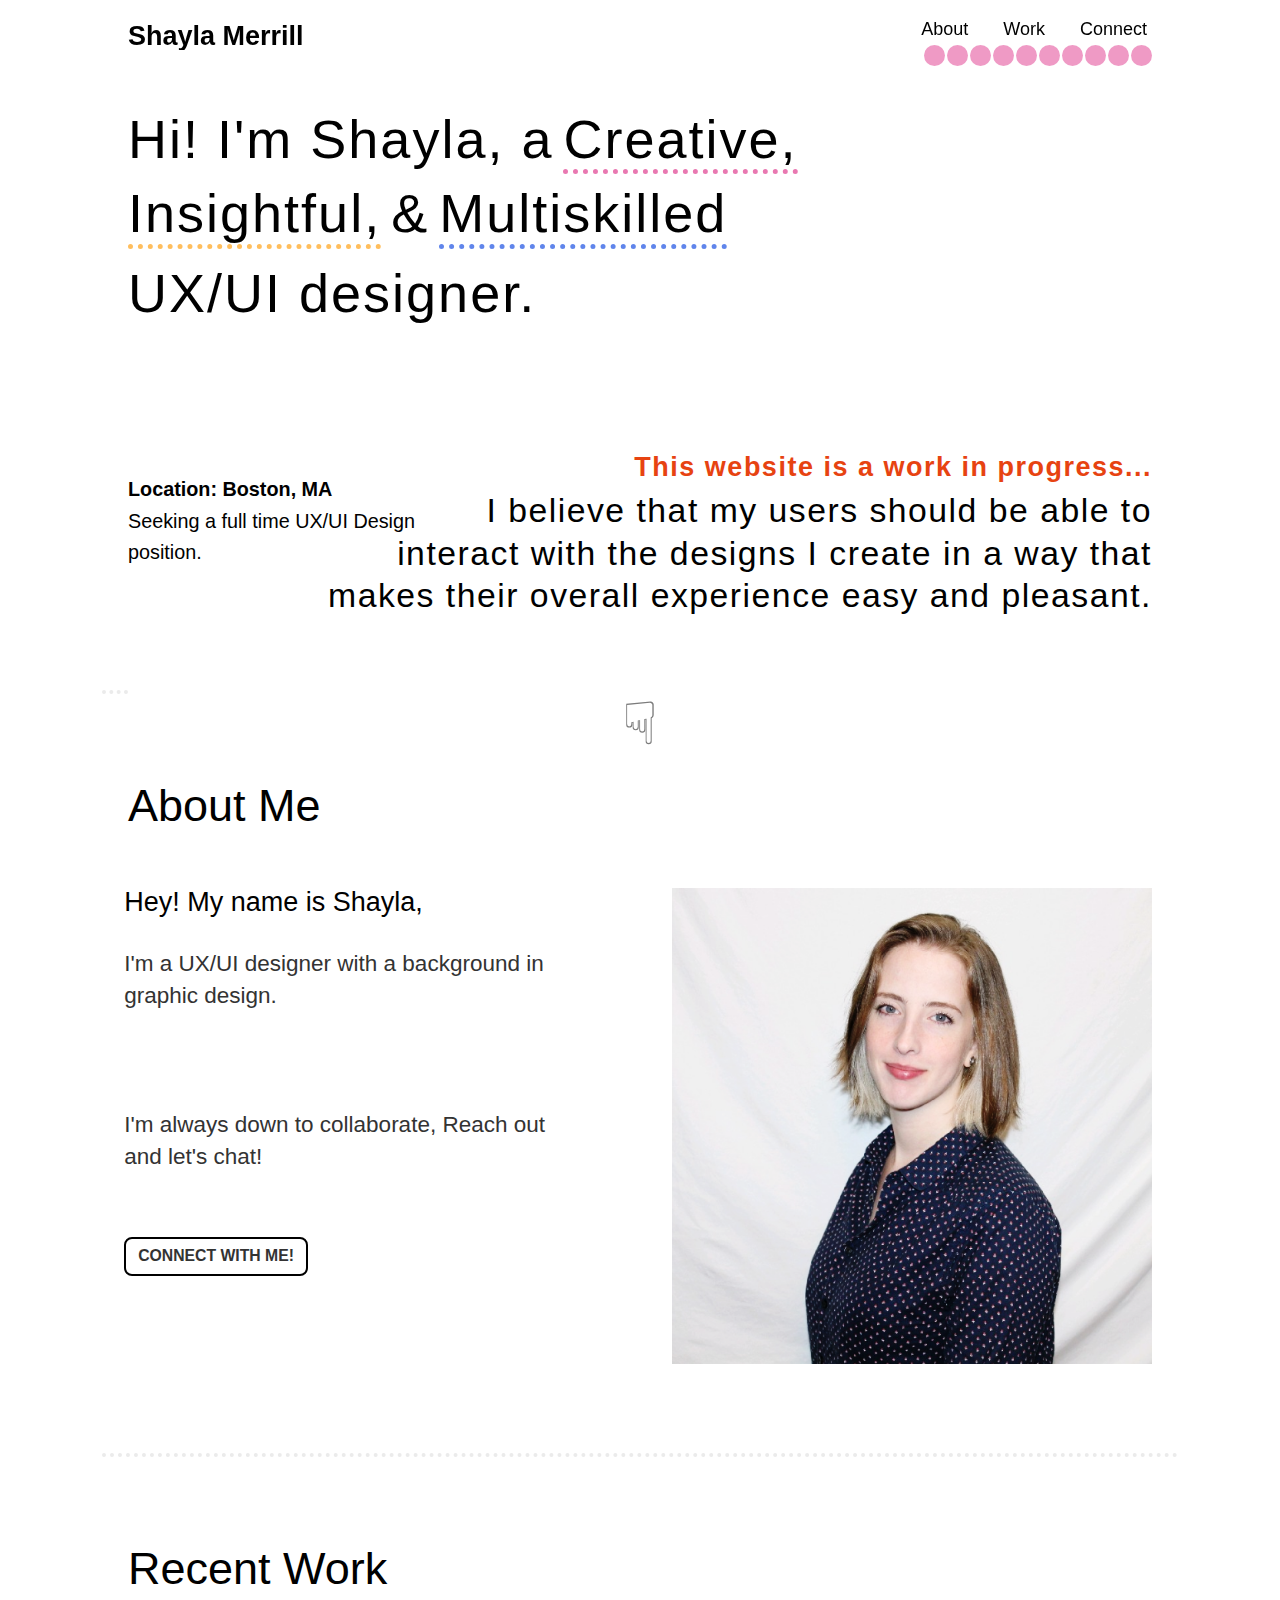
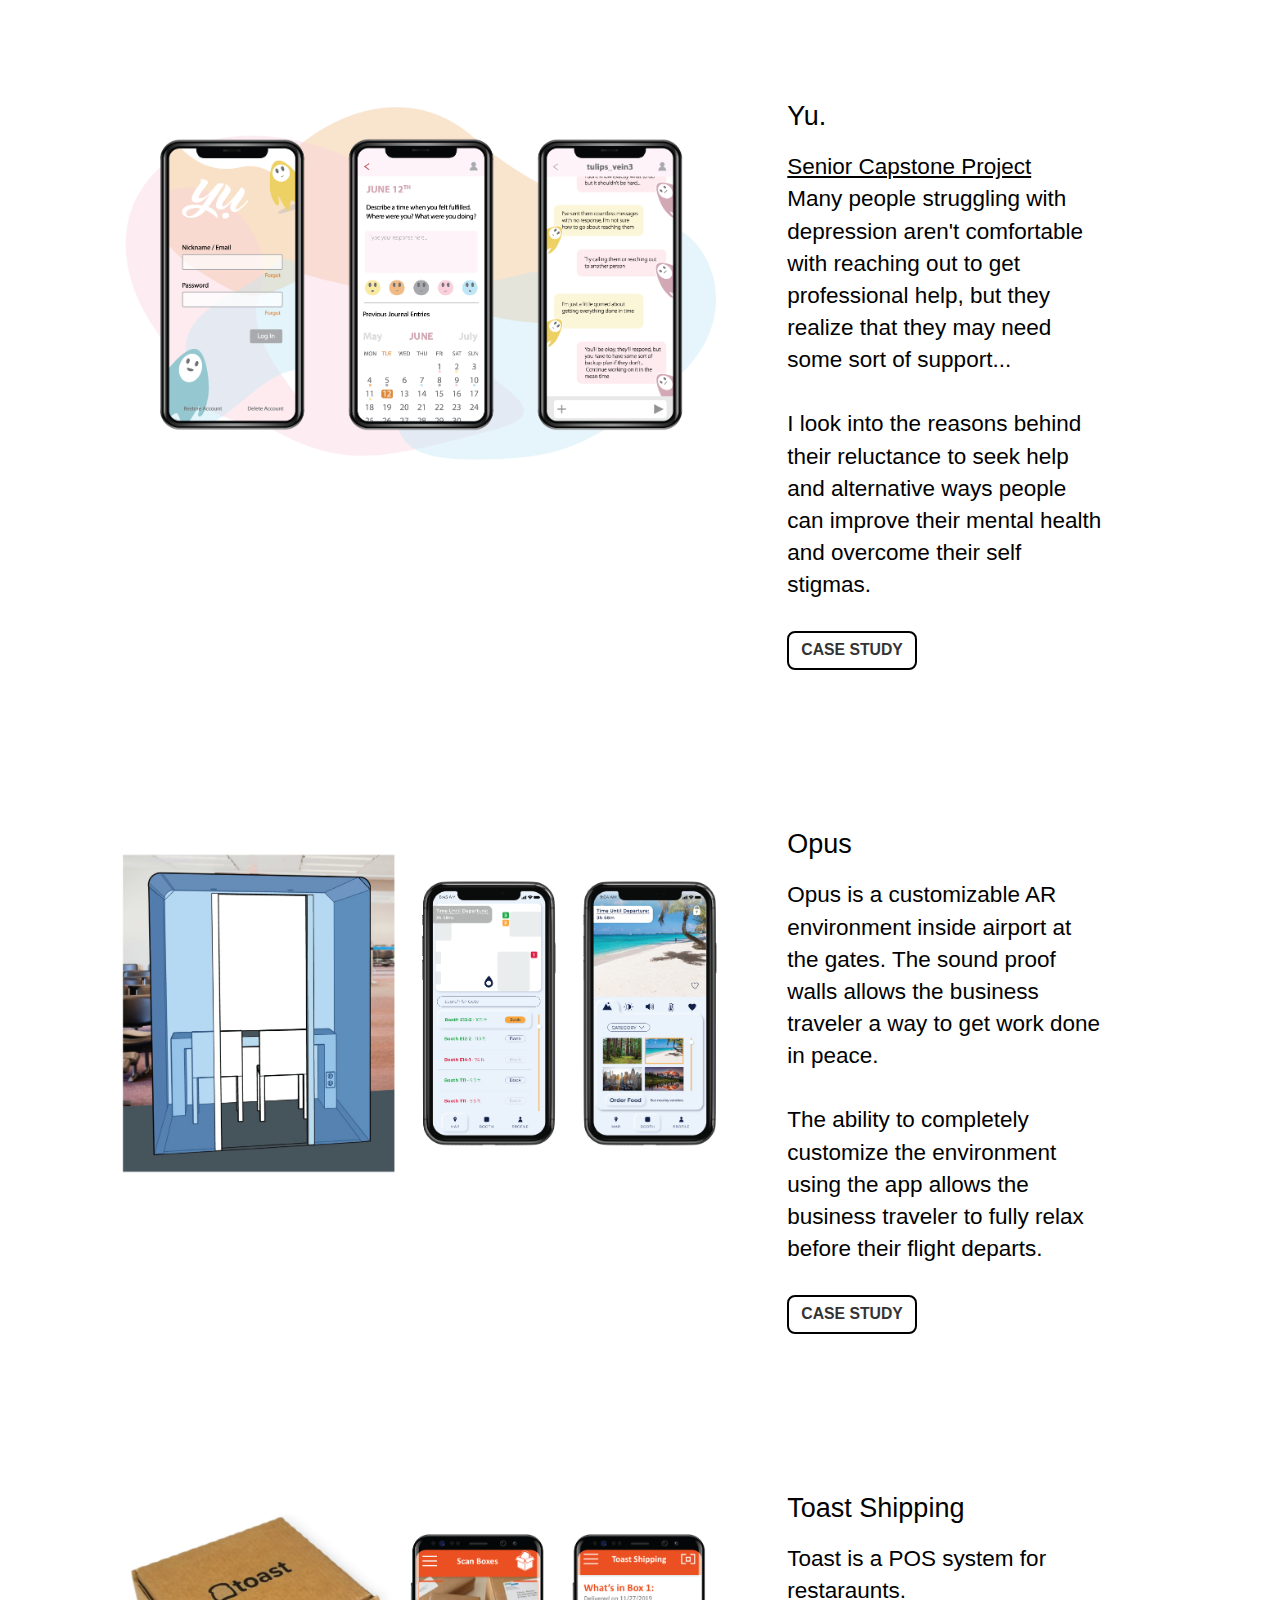
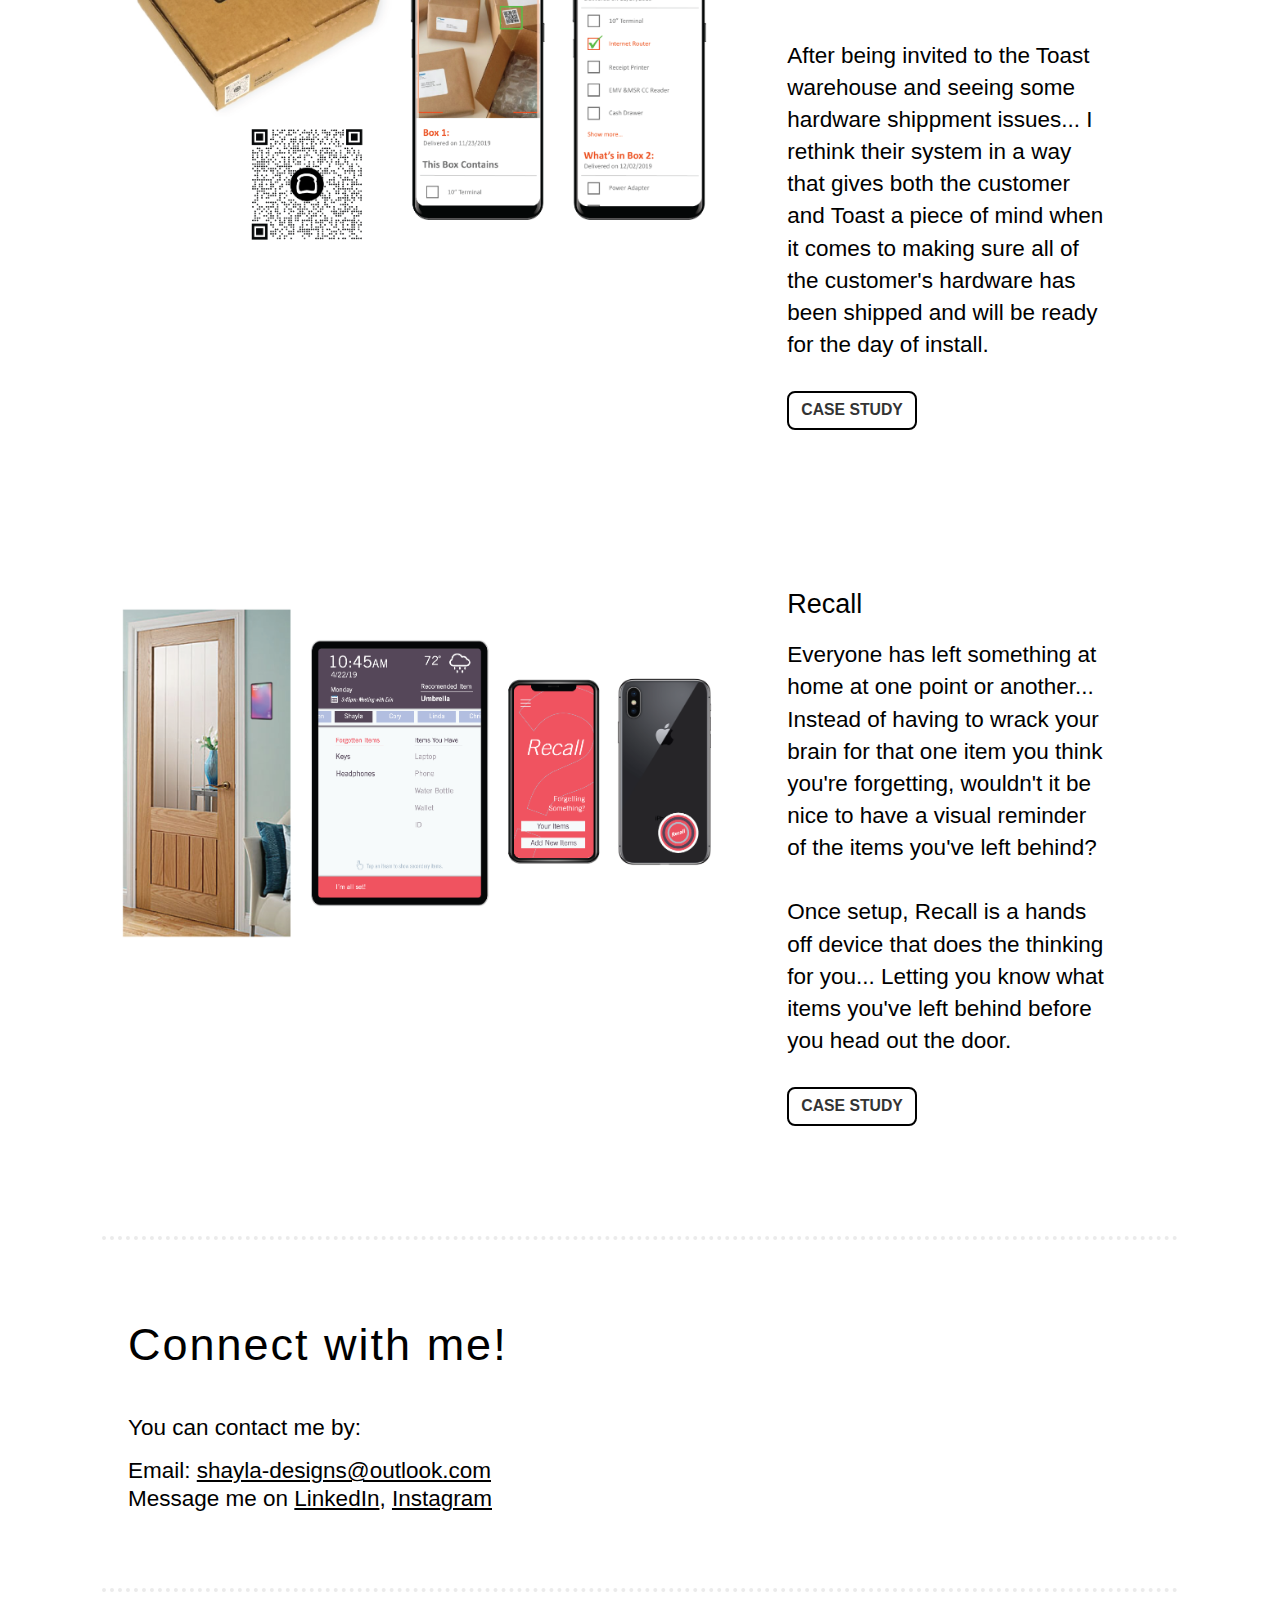
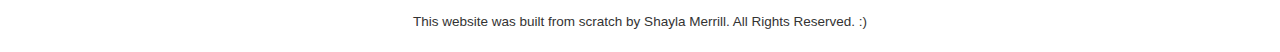
<file: index.html>
<!DOCTYPE html>
<html lang="en"> 
<head>
    <meta charset="UTF-8">
    <meta name="viewport" content="width=device-width, initial-scale=1.50%">
    <meta http-equiv="X-UA-Compatible" content="ie=edge">
    <title>Shayla-designs.com</title>
    <link rel="stylesheet" href="bootstrap.css">
    

    <script type="text/javascript" src="jquery.js"></script>
    <script type="text/javascript" src="shayladesigns.js"></script>
    <link rel="stylesheet" type="text/css" href="style.css">
    

</head>
        <div class="flex-container">
<body>
  
  
<div id="top"></div>
    <nav class="nav">
        <div class="nav-left">
            <div class="flex-container3">
                <div class="name"> <a href="index.html"> Shayla Merrill</a></div>

            </div>

        </div>
            <div class="nav-right">
                    <div class="flex-container2">
                                <a class="about" href="#aboutid">About</a> 
                                <a class="work" href="#recent">Work</a>
                               <!-- <a class="play" href="">Play</a> -->
                                <a class="contact" href="#contact">Connect</a>
                    </div>
                </div>
        </div>
    </nav>
    <div class="landing">

<!--<div class="circlescover"></div>-->

<!--Circles Start here-->

        <div id="circlescontainer">

            <div class="circles" id="circle1" style="width:21px; height:21px; background-color:rgb(233, 120, 177); border-radius: 50%;opacity: .75; margin-left: 2px;">
            </div>
        
            <div class="circles" id="circle2" style="width:21px; height:21px; background-color:rgb(233, 120, 177); border-radius: 50%;opacity: .75; margin-left: 2px;">
            </div>
            <div class="circles" id="circle3" style="width:21px; height:21px; background-color:rgb(233, 120, 177); border-radius: 50%;opacity: .75; margin-left: 2px;">
            </div>
        
            <div class="circles" id="circle4" style="width:21px; height:21px; background-color:rgb(233, 120, 177); border-radius: 50%;opacity: .75; margin-left: 2px;">
            </div>
        
            <div class="circles" id="circle5" style="width:21px; height:21px; background-color:rgb(233, 120, 177);border-radius: 50%;opacity: .75; margin-left: 2px;">
            </div>
        
            <div class="circles" id="circle6" style="width:21px; height:21px; background-color:rgb(233, 120, 177); border-radius: 50%;opacity: .75; margin-left: 2px;">
            </div>
        
            <div class="circles" id="circle7" style="width:21px; height:21px; background-color:rgb(233, 120, 177); border-radius: 50%;opacity: .75; margin-left: 2px;">
            </div>
        
            <div class="circles" id="circle8" style="width:21px; height:21px; background-color:rgb(233, 120, 177); border-radius: 50%;opacity: .75; margin-left: 2px;">
            </div>
        
            <div class="circles" id="circle9" style="width:21px; height:21px; background-color:rgb(233, 120, 177); border-radius: 50%;opacity: .75; margin-left: 2px;">
            </div>
        
            <div class="circles" id="circle10" style="width:21px; height:21px; background-color:rgb(233, 120, 177); border-radius: 50%;opacity: .75; margin-left: 2px;">
            </div>
    
        
        </div>





<div class="contents">
    <div class="intro"> 
       <!-- <div class="replace">Hi! I'm Shayla, a Creative, Insightful, & Multiskilled UX/UI Designer.</div> -->
        <h1>Hi! I'm Shayla, a  
            <h1 id= "creative"> Creative,</id> </h1>
            <br> <h1 id="insightful"> Insightful,</id></h1> 
            <h1 id="ampersand"> & </id></h1> 
            <h1 id="multiskilled"> Multiskilled</id></h1>
            <h3><br>UX/UI designer.</h3>
    </div>




    <div class="love"> 
        <h2 class="ilove">
            <strong style="color: rgb(231, 67, 17); border-bottom: rgb(231, 67, 17); font-size: 3vmin; ;">This website is a work in progress...</strong>
            <br>
            I believe  that my users should be able to
            <br> interact with the designs I create in a way that
            <br> makes their overall experience easy and pleasant.
         
             
        </h2>
    </div>

<div id="list" class="list"></id>      
            UX design, UI design, Protoyping, Design Thinking,
     <br>   HTML & CSS, Visual Design, Typography, Illustration & More!

</div>

<div class="hover_circles">
    &#9759;
    </div>

<div class="contactme">  
 <p><strong>Location: Boston, MA</strong>   
 <br>Seeking a full time UX/UI Design position.
</p>
 </div>

    <!--<div class="location"> 
        <p> Location: Boston, MA
        </p>
        </div> -->
        
       <!--
        <div class="wrapper">
            <svg version="1.1" id="Layer_1" xmlns="http://www.w3.org/2000/svg" xmlns:xlink="http://www.w3.org/1999/xlink" x="0px" y="0px"
             viewBox="0 0 426 266.72" style="enable-background:new 0 0 426 266.72;" xml:space="preserve">
        <style type="text/css">
            .st0{fill:none;stroke:#233D7B;stroke-width:3;stroke-linejoin:round;stroke-miterlimit:10;}
            .circle{fill:none;}
            .st2{fill:none;stroke:#B41F24;stroke-width:2;stroke-miterlimit:10;}
            .st3{font-family:'HelveticaNeue-Bold';}
            .st4{font-size:19px;}
        </style>
        <g>
            <g>
                <path class="st0" d="M360.78,175.11c0.34-1.93,21.11-6.68,27.26,12.21c4.59,14.11,10.6,27.64,5.56,43c-1.18,3.61-2.52,4.47-6,5.01
                    c-13.86,2.14-27.68,4.59-41.42,7.4c-2.7,0.55-5.43,2.83-7.35,5.02c-6.04,6.85-22.35,12.29-23.58,10.2
                    c-1.23-2.09-2.31-8.3-2.09-12.25c0.23-4.08,0.87-17.42-0.42-17.37c-2.07,0.08-5.5,1.85-5.86,3.46
                    c-1.71,7.79-7.15,10.25-13.87,12.68c-3.34,1.21-5.84,5.59-7.98,9c-2.82,4.5-5.48-1.26-10.77,1.68c-8.09,4.5-10.21-0.27-11.95-8.65
                    c-3.34-16.08-14.75-16.39-20.88-28.72c-3.77-7.57-5.19-16.46-6.73-24.93c-0.76-4.17-0.87-6.68-6.18-6.8
                    c-32.47-0.73-64.93-1.85-97.4-2.79c-10.66-0.31-21.36-1.06-31.98-0.46c-6.11,0.34-13.12,5.97-18.95,4.8
                    c-5.82-1.17-3.19-7.22-16.75-6.59c-16.23-0.41-32.46-1.04-48.69-1.72c-6.25-0.26-8.65-3.09-7.12-9.01
                    c7.71-29.75,15.67-59.43,23.45-89.17c1.26-4.82,4.62-5.03,8.57-4.85c26.67,1.17,53.33,2.35,80,3.39
                    c39.44,1.54,78.87,3.49,118.32,3.92c6.31,0.07,13.95-5.69,18.77-10.81c7.54-8.01,16.38-12.73,26.56-14.9
                    c6.54-1.39,9.45,2.46,11.36,8.65c2.27,7.31,0.67,17.11,10.58,20.29c2.72,0.87,6.23,0.96,8.89,0.01c3.97-1.42,5.76,0.05,5.37,3.4
                    c-0.34,2.94-1.57,6.78-3.74,8.27c-3.87,2.66-8.69,4.02-13.23,5.58c-3.17,1.09-9.81,1.05-10.44,2.53c-0.64,1.48,3.25,3.65,3.37,5.8
                    s-20.91,7.18-13.8,20.31c2.32,4.28-5.5,6.04-5.17,7.99c0.98,5.7,6.73,8.27,11.42,8.14c4.81-0.14,9.73,1.37,14.5,2.57
                    c5.74,1.45,7.41,5.51,6.78,11.19c-0.15,1.36,1.43,3.34,2.75,4.35c5.87,4.52,9.81,18.39,4.02,14.61c-5.06-3.3-3,9.75,4.86,12.07
                    c6.43,1.89,8.79,5.58,8.54,12.2c-0.4,10.48,4.04,16.16,14.37,17.8c11.09,1.76,22.2,1.21,32.72-3.48
                    c8.43-3.76,10.36-8.84,7.08-17.35c-2.07-5.35-3.49-10.96-5.62-16.28C374.91,178.98,360.44,177.04,360.78,175.11z"/>
            </g>
        </g>
        <circle class="circle" cx="267.42" cy="136.96" r="16.87"/>
        <path class="st2" d="M279.42,114.16c0,0,23.39-45.18,65.79-80.39"/>
        <polyline class="st2" points="277.72,99.25 278.92,114.67 293.98,109.77 "/>
        <text transform="matrix(1 0 -4.078789e-05 1 339.8521 20.8215)" class="st1 st3 st4">I am here</text>
        </svg>
        
        </div>
    -->

<div class="insight">
   
    <svg id="Layer_1" data-name="Layer 1" xmlns="http://www.w3.org/2000/svg" viewBox="0 0 403.4 454.34"><defs><style>.cls-1,.cls-2,.cls-4{fill:none;stroke-linecap:round;stroke-miterlimit:10;}.cls-1{stroke:#ffbe5d;stroke-width:5px;}.cls-2{stroke:#feef47;;}.cls-4{stroke:#feef47;}.cls-2{stroke-width:7px;}.cls-3{fill:none;}.cls-4{stroke-width:12px; }</style></defs><g id="brain"><path class="cls-1" d="M59.24,277.15s-46.09-3.12-54-41.6c-5.66-27.49,5.47-42.47,13.45-49.6,6.83-6.09,2.36-14.32.87-23.81-2.83-18,4.78-54.49,43.26-62.68,23.61-5,60.83,4.26,67,59.47" transform="translate(0 -0.02)"/><path class="cls-1" d="M68.69,98.27S55,70.27,73.43,50.4c14.86-16,44.06-23.26,69,6.84" transform="translate(0 -0.02)"/><path class="cls-1" d="M96.77,36.55S111.33,19.79,144,6.43C159.5.15,181.39-1.09,201.14,22.35" transform="translate(0 -0.02)"/><line class="cls-1" x1="201.69" y1="374.77" x2="201.74" y2="410.49"/><line class="cls-1" x1="201.34" y1="112.09" x2="201.39" y2="137.56"/><line class="cls-1" x1="201.24" y1="22.32" x2="201.28" y2="42.71"/><path class="cls-1" d="M15.62,256.72S-2.22,276.28,3.71,303.78c5.52,25.59,16.58,29.71,27,36.27,3.87,2.43,6.58,3.7,4.6,11.24-2.67,10.21-3.07,33.21,10.74,47.51s20.6,14.09,29.46,15.33c4.56.64,4.9,3.14,9.23,10.59,8.1,14,22.84,26.59,48.89,27.11s50.61-4.49,67.61-41.79" transform="translate(0 -0.02)"/><path class="cls-1" d="M72.67,154.79s2.29,50.77,43.68,56.75a81.05,81.05,0,0,0,14.93.81" transform="translate(0 -0.02)"/><path class="cls-1" d="M88.84,253s41-.83,38.47-40.57" transform="translate(0 -0.02)"/><path class="cls-1" d="M170.61,130.83a29.66,29.66,0,0,1,17.91,7.4" transform="translate(0 -0.02)"/><path class="cls-1" d="M200,374.79a113.28,113.28,0,0,1,1.74,21.36" transform="translate(0 -0.02)"/><path class="cls-1" d="M153.24,324.44a49.55,49.55,0,0,1,19.88,7.37" transform="translate(0 -0.02)"/><path class="cls-1" d="M70.65,347.27s29.41-3.63,46.51,19.37a64.35,64.35,0,0,1,12.68,40.05" transform="translate(0 -0.02)"/><path class="cls-1" d="M88.84,348.63s-2.53-25.76,14.27-43.8,39.33-19.16,39.33-19.16" transform="translate(0 -0.02)"/><path class="cls-1" d="M344.15,277.15s46.09-3.12,54-41.6c5.66-27.49-5.47-42.47-13.45-49.6-6.83-6.09-2.36-14.32-.87-23.81,2.83-18-4.78-54.49-43.26-62.68-23.61-5-60.83,4.26-67,59.47" transform="translate(0 -0.02)"/><path class="cls-1" d="M334.72,98.27s13.73-28-4.74-47.87c-14.86-16-44.06-23.26-69,6.84" transform="translate(0 -0.02)"/><path class="cls-1" d="M306.64,36.55S292.08,19.79,259.38,6.43C243.91.15,222-1.09,202.24,22.35" transform="translate(0 -0.02)"/><path class="cls-1" d="M387.79,256.72s17.84,19.56,11.91,47.06c-5.52,25.59-16.58,29.71-27,36.27-3.87,2.43-6.58,3.7-4.6,11.24,2.68,10.21,3.06,33.21-10.73,47.51s-20.6,14.09-29.46,15.33c-4.56.64-4.9,3.14-9.22,10.59-8.11,14-22.84,26.59-48.9,27.11s-50.63-4.49-67.61-41.79" transform="translate(0 -0.02)"/><path class="cls-1" d="M330.74,154.79s-2.29,50.77-43.68,56.75a80.13,80.13,0,0,1-15.63.78" transform="translate(0 -0.02)"/><path class="cls-1" d="M314.57,253s-41-.83-38.47-40.57" transform="translate(0 -0.02)"/><path class="cls-1" d="M332.76,347.27s-29.41-3.63-46.51,19.37a64.35,64.35,0,0,0-12.68,40.05" transform="translate(0 -0.02)"/><path class="cls-1" d="M314.57,348.63s2.53-25.76-14.27-43.8S261,285.67,261,285.67" transform="translate(0 -0.02)"/><path class="cls-1" d="M232.18,130.83a29.73,29.73,0,0,0-18.44,7.86" transform="translate(0 -0.02)"/><path class="cls-1" d="M203.91,374.79a114.12,114.12,0,0,0-1.74,21.36" transform="translate(0 -0.02)"/><path class="cls-1" d="M250.67,324.44a47.61,47.61,0,0,0-16,5.19" transform="translate(0 -0.02)"/></g><g id="bulb"><path class="cls-2" d="M176.9,353.76s5.81,12.85,24.21,12.85,25.47-12.85,25.47-12.85" transform="translate(0 -0.02)"/><path class="cls-2" d="M192.64,366.71s2.13,6.42,8.87,6.42,9.33-6.42,9.33-6.42" transform="translate(0 -0.02)"/><path class="cls-2" d="M230.24,342.08c7.08,3.78,4,7.75,1.38,8.92-3.63,1.62-12.31,5.57-29.9,5.57s-26.27-3.95-29.9-5.57c-2.64-1.17-5.7-5.14,1.38-8.92" transform="translate(0 -0.02)"/><path class="cls-2" d="M230.24,331.81c7.08,3.78,4,7.75,1.38,8.92-3.63,1.62-12.31,5.57-29.9,5.57s-26.27-3.95-29.9-5.57c-2.64-1.17-5.7-5.14,1.38-8.92" transform="translate(0 -0.02)"/><path class="cls-3" d="M233.1,306.92c2.09-3.3.31-7.57,3.17-17.34,9.91-33.85,21.21-31.89,32.11-64.6,9.28-27.84,1.8-55-24.19-73.35-19.88-14-38.58-14-42.89-14s-22.13,0-42,14c-26,18.37-33.47,45.51-24.19,73.35,10.9,32.71,22.2,30.75,32.11,64.6,2.86,9.77,1.08,14,3.17,17.34,6.4,10.1,29,9.63,31.36,9.63S226.7,317,233.1,306.92Z" transform="translate(0 -0.02)"/><path class="cls-2" d="M230.24,321.54c7.08,3.78,4,7.75,1.38,8.92-3.63,1.62-12.31,5.57-29.9,5.57s-26.27-3.95-29.9-5.57c-2.64-1.17-5.7-5.14,1.38-8.92" transform="translate(0 -0.02)"/><path class="cls-2" d="M230.24,311.27c7.08,3.78,4,7.75,1.38,8.92-3.63,1.62-12.31,5.57-29.9,5.57s-26.27-3.95-29.9-5.57c-2.64-1.17-5.7-5.14,1.38-8.92" transform="translate(0 -0.02)"/><path class="cls-2" d="M233.1,306.92c2.09-3.3.31-7.57,3.17-17.34,9.91-33.85,21.21-31.89,32.11-64.6,9.28-27.84,1.8-55-24.19-73.35-19.88-14-38.58-14-42.89-14s-22.13,0-42,14c-26,18.37-33.47,45.51-24.19,73.35,10.9,32.71,22.2,30.75,32.11,64.6,2.86,9.77,1.08,14,3.17,17.34,6.4,10.1,29,9.63,31.36,9.63S226.7,317,233.1,306.92Z" transform="translate(0 -0.02)"/></g><g id="light"><line class="cls-4" x2="201.74" y2="95.81" x1="201.74" y1="59.05"/><line class="cls-4" x2="144.49" y2="111.81" x1="126.39" y1="79.81"/><line class="cls-4" x2="104.17" y2="154.07" x1="71.84" y1="136.58"/><line class="cls-4" x2="87.16" y2="210.56" x1="50.4" y1="210.66"/><line class="cls-4" x2="103.49" y2="267.94" x1="71.65" y1="286.31"/><line class="cls-4" x2="258.89" y2="111.81" x1="276.99" y1="79.81"/><line class="cls-4" x2="299.21" y2="154.07" x1="331.54" y1="136.58"/><line class="cls-4" x2="316.22" y2="210.56" x1="352.98" y1="210.66"/><line class="cls-4" x2="299.89" y2="267.94" x1="331.73" y1="286.31"/></g></svg>
    
    </div>

 <div class="hand"> &#9759;</div>

</div>

<!-- About -->
<hr id="aboutid">
<div id="aboutmee">
	<div class="aboutme"> About Me</div>
<div id="about">
	<div class="aboutcontainer">
		<div class="aboutrow">
			<div class="col-sm-12 col-md-5">
                <img src="shayla.png" class="img-responsive" alt="about img"> 
              <!--  <p class="" > <br><br><strong>I'm currently searching for a Fulltime UX/UI Position
                    <br> in the Boston area.</strong></p>
              -->
            </div>
            
			<div class="col-sm-12 col-md-6">
			    <h2 class="abouttitle"> Hey! My name is Shayla,</h2>
				<p class="aboutdesc">
                    I'm a UX/UI designer with a background in graphic design.
                    <br>
                    <br>
                        
                    <br>
                    <br>
                    I'm always down to collaborate, Reach out and let's chat!
                    <br>
                    <br>
                    <br>
                <a href="#contact" class="btn btn-default">CONNECT WITH ME!</a>
                </p>
            </div>
		</div>
	</div>
</div>


<!-- Play -->





<!-- Recent work & contact -->


<hr id="recent">
<div id="recentworks">
	<div class="recentwork"> Recent Work</div>
<!-- Yu. -->

<div id="work">
    <div class="container">  

  <div class="row">
			<div class="col-md-8 col-sm-12">
				<img src="sm_yu.png" class="img-responsive" alt="about img">
			</div>
			<div class="col-md-4 col-sm-12">
				<h2 class="titles">Yu.</h2>
                <p class="desc"><u>Senior Capstone Project</u> 
                    <br>Many people struggling with depression aren't comfortable 
                    with reaching out to get professional help, but they realize that they
                    may need some sort of support...
                    <br>
                    <br>
                    I look into the reasons behind their reluctance to seek help 
                    and alternative ways people can improve their mental health 
                    and overcome their self stigmas. 

                </p>
				<a href="yu_casestudy.html" class="btn btn-default">CASE STUDY</a>
			</div>
		</div>
	</div>
</div>


<div id="work">
	<div class="container">
		<div class="row">
			<div class="col-md-8 col-sm12">
				<img src="sm_opus.png" class="img-responsive" alt="about img">
			</div>
			<div class="col-md-4 col-sm-12">
				<h2 class="titles">Opus         </h2>
				<p class="desc">
                    Opus is a customizable AR environment inside  
                    airport at the gates. The sound proof walls allows the business traveler a 
                    way to get work done in peace. 
                    <br>
                    <br>The ability to completely customize 
                    the environment using the app allows the business traveler to fully relax before their flight departs.

                </p>    
                <a href="opus_casestudy.html" class="btn btn-default">CASE STUDY</a>
			</div>
		</div>
	</div>
</div>


<div id="work">
	<div class="container">
		<div class="row">
			<div class="col-md-8 col-sm-12">
				<img src="sm_toast.png" class="img-responsive" alt="about img">
			</div>
			<div class="col-md-4 col-sm-12">
				<h2 class="titles">Toast Shipping</h2>
				<p class="desc">
                    Toast is a POS system for restaraunts.
                    <br>
                    <br>
                    After being invited to the Toast warehouse and seeing some hardware shippment issues...
                    I rethink their system in a way that gives both the customer and Toast
                    a piece of mind when it comes to making sure
                    all of the customer's hardware has been shipped and will be ready for 
                    the day of install.
                </p>
				<a href="toast_casestudy.html" class="btn btn-default">CASE STUDY</a>
			</div>
		</div>
	</div>
</div>


<div id="work">
	<div class="container">
		<div class="row">
			<div class="col-md-8 col-sm-12">
				<img src="sm_recall.png" class="img-responsive" alt="about img">
			</div>
			<div class="col-md-4 col-sm-12">
				<h2 class="titles">Recall</h2>
				<p class="desc">
                    Everyone has left something at home at one point
                    or another... Instead of having to wrack your brain for that
                    one item you think you're forgetting, wouldn't it be nice to 
                    have a visual reminder of the items you've left behind?
                    <br>
                    <br> Once setup, Recall is a hands off device that does the thinking for you...
                    Letting you know what items you've left behind before you head out the door.
                </p>
				<a href="recall_casestudy.html" class="btn btn-default">CASE STUDY</a>
			</div>
		</div>
	</div>
</div>


</div>


<hr id="contact">
    <div id="containercontact">  
          <h1 class="connectwm">Connect with me!</h1>
          <p class="youcan">You can contact me by:</p>
          <p class="contactinfo">Email: <a href="mailto:shayla-designs@outlook.com"> <u>shayla-designs@outlook.com</u></a></p>
       
          <p class="contactinfo">Message me on <a href="https://www.linkedin.com/in/shaylamerrill/"><u>LinkedIn</u>,</a> <a href="https://www.instagram.com/shaylamerrill/"><u>Instagram</u></a></h4>
      </div>





    <!-- <div id="gototop"> <a href="#top"> &#8963;</a> </div> -->
<hr>
<div class="footer"> 
    <div> <p class="copyright">This website was built from scratch by Shayla Merrill. All Rights Reserved. :)</p></div>


   

</div>


</body>
</html>
</file>
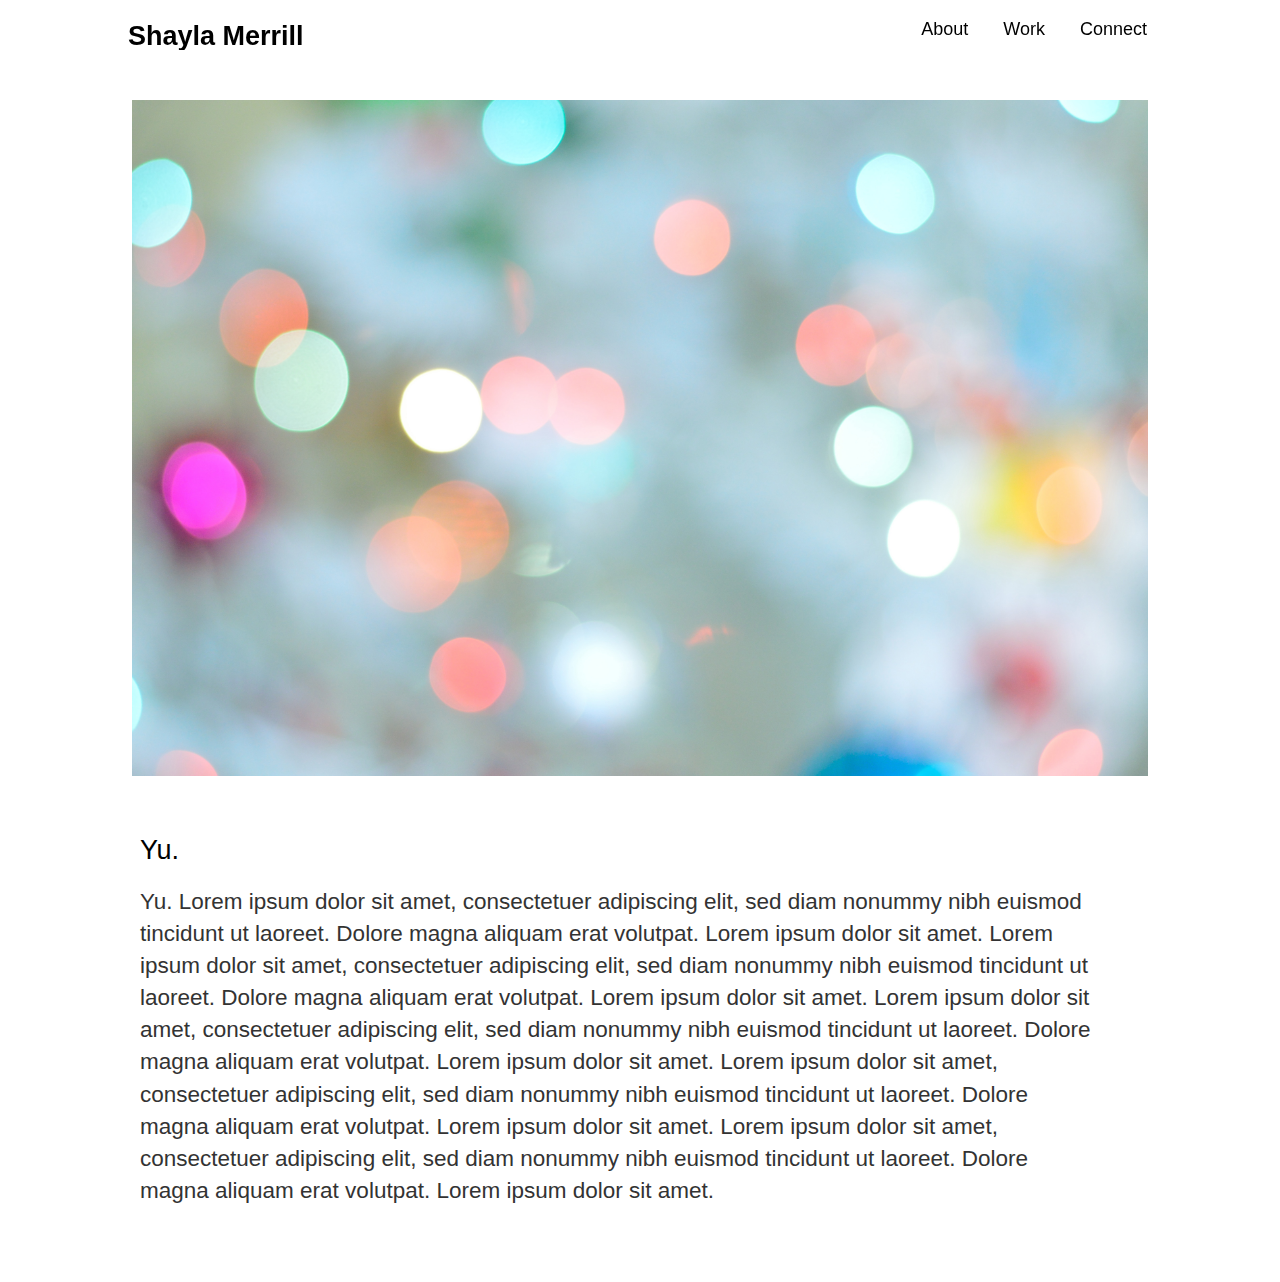
<file: case_study.html>
<!DOCTYPE html>
<html lang="en">
<head>
    <meta charset="UTF-8">
    <meta name="viewport" content="width=device-width, initial-scale=1"/>
    <meta http-equiv="X-UA-Compatible" content="ie=edge">
    <title>Shayla-designs.com</title>
    <link rel="stylesheet" href="bootstrap.css">
    <link rel="stylesheet" type="text/css" href="casestudies.css">
    

    <script type="text/javascript" src="jquery.js"></script>
    <script type="text/javascript" src="shayladesigns.js"></script>
   

</head>
        <div class="flex-container">
<body>
  
  
<!--<div id="top"></div>-->
    <nav class="nav">
        <div class="nav-left">
            <div class="flex-container3">
                <div class="name"> <a href="index.html"> Shayla Merrill</a></div>

            </div>

        </div>
            <div class="nav-right">
                    <div class="flex-container2">
                                <a class="about" href="#aboutid">About</a> 
                                <a class="work" href="#recent">Work</a>
                               <!-- <a class="play" href="">Play</a> -->
                                <a class="contact" href="#contact">Connect</a>
                    </div>
                </div>
        </div>
    </nav>

    <div id="work">
        <div class="container">  
    
      <div class="row">
                <div col span="2">
                    <img src="filler.jpg"  >
                </div>
                
            </div>
       
            <div class="descriptions">
                <h2 class="titles">Yu.</h2>
                <p class="desc">Yu.
                    Lorem ipsum dolor sit amet, consectetuer adipiscing elit, sed diam nonummy nibh euismod tincidunt ut laoreet. Dolore magna aliquam erat volutpat. Lorem ipsum dolor sit amet.
                    Lorem ipsum dolor sit amet, consectetuer adipiscing elit, sed diam nonummy nibh euismod tincidunt ut laoreet. Dolore magna aliquam erat volutpat. Lorem ipsum dolor sit amet.
                    Lorem ipsum dolor sit amet, consectetuer adipiscing elit, sed diam nonummy nibh euismod tincidunt ut laoreet. Dolore magna aliquam erat volutpat. Lorem ipsum dolor sit amet.
                    Lorem ipsum dolor sit amet, consectetuer adipiscing elit, sed diam nonummy nibh euismod tincidunt ut laoreet. Dolore magna aliquam erat volutpat. Lorem ipsum dolor sit amet.
                    Lorem ipsum dolor sit amet, consectetuer adipiscing elit, sed diam nonummy nibh euismod tincidunt ut laoreet. Dolore magna aliquam erat volutpat. Lorem ipsum dolor sit amet.
                </p>
               <!-- <a href=" " class="btn ">CASE STUDY</a> -->
            </div>


</body>
</html>
</file>
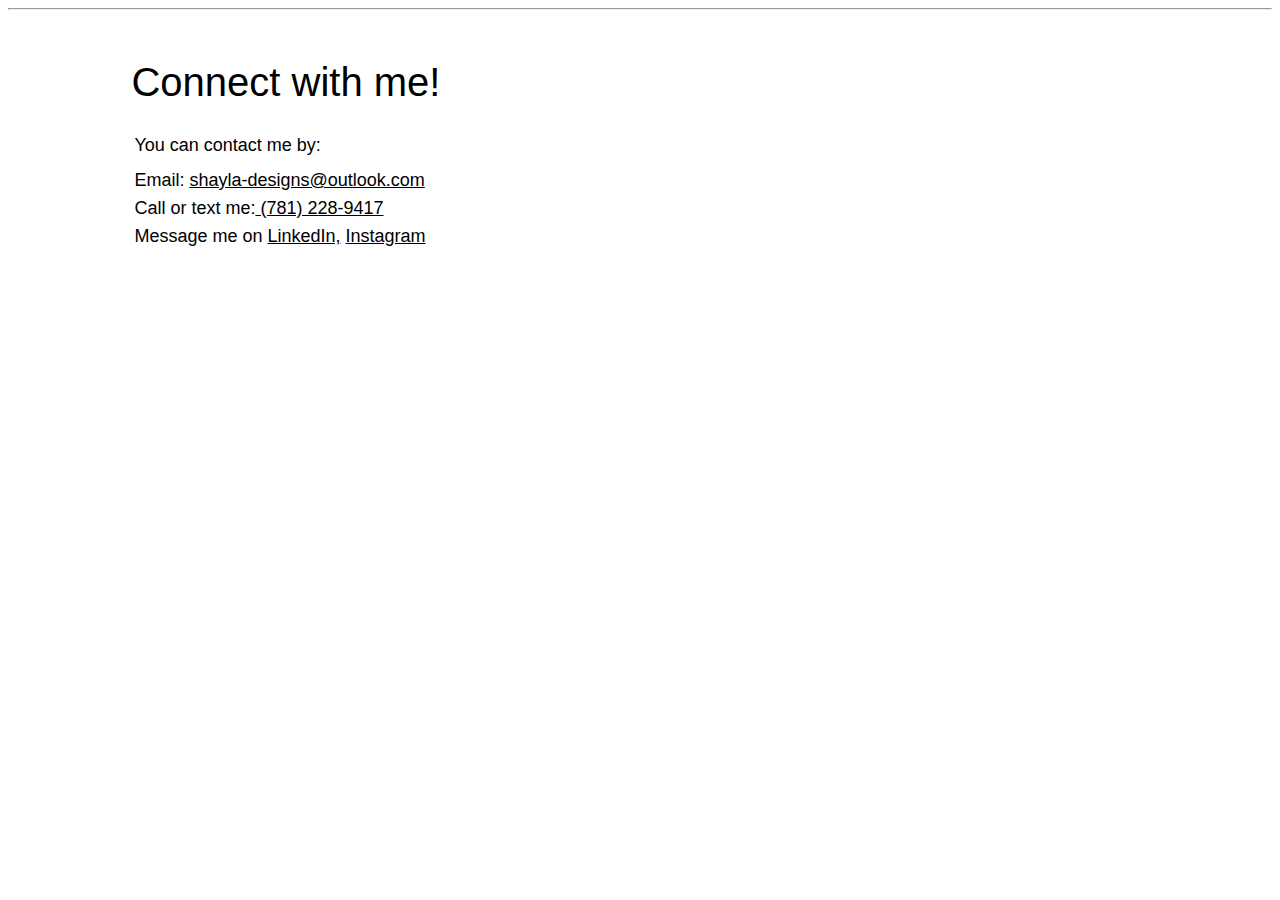
<file: conenct.html>
<!DOCTYPE html>
<html lang="en">
<head>
    <meta charset="UTF-8">
    <meta name="viewport" content="width=device-width, initial-scale=1.0">
    <title>Connect</title>
    <link rel="stylesheet" type="text/css" href="connect.css">
</head>
<body>
<hr>
    <div class="containercontact">  
          <h1 class="connectwm">Connect with me!</h3>
          <p class="youcan">You can contact me by:</h4>
          <p class="contactinfo">Email: <a href="mailto:shayla-designs@outlook.com"> shayla-designs@outlook.com</a></h4>
          <p class="contactinfo">Call or text me:<a href="tel:781-288-9417"> (781) 228-9417</a></h4>
          <p class="contactinfo">Message me on <a href="https://www.linkedin.com/in/shaylamerrill/">LinkedIn,</a> <a href="https://www.instagram.com/shaylamerrill/">Instagram</a></h4>
      </div>



</body>
</html>
</file>
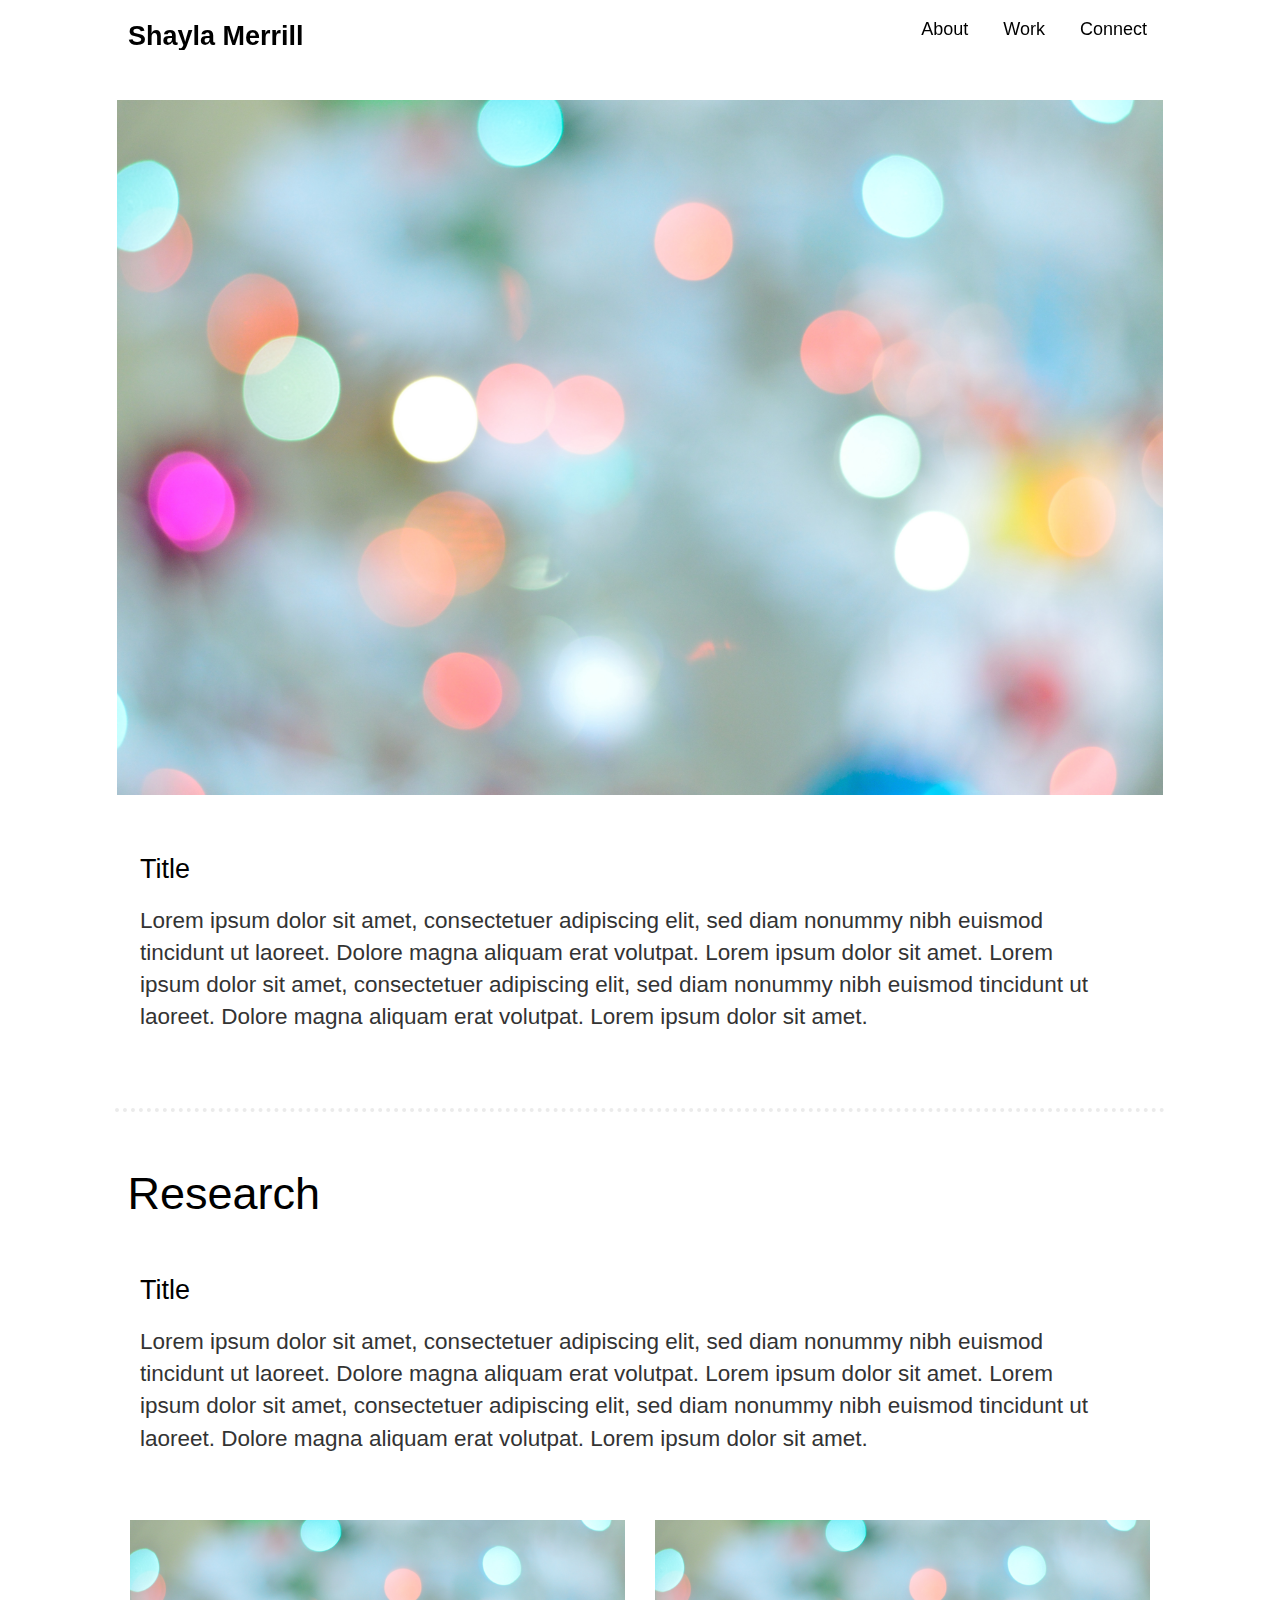
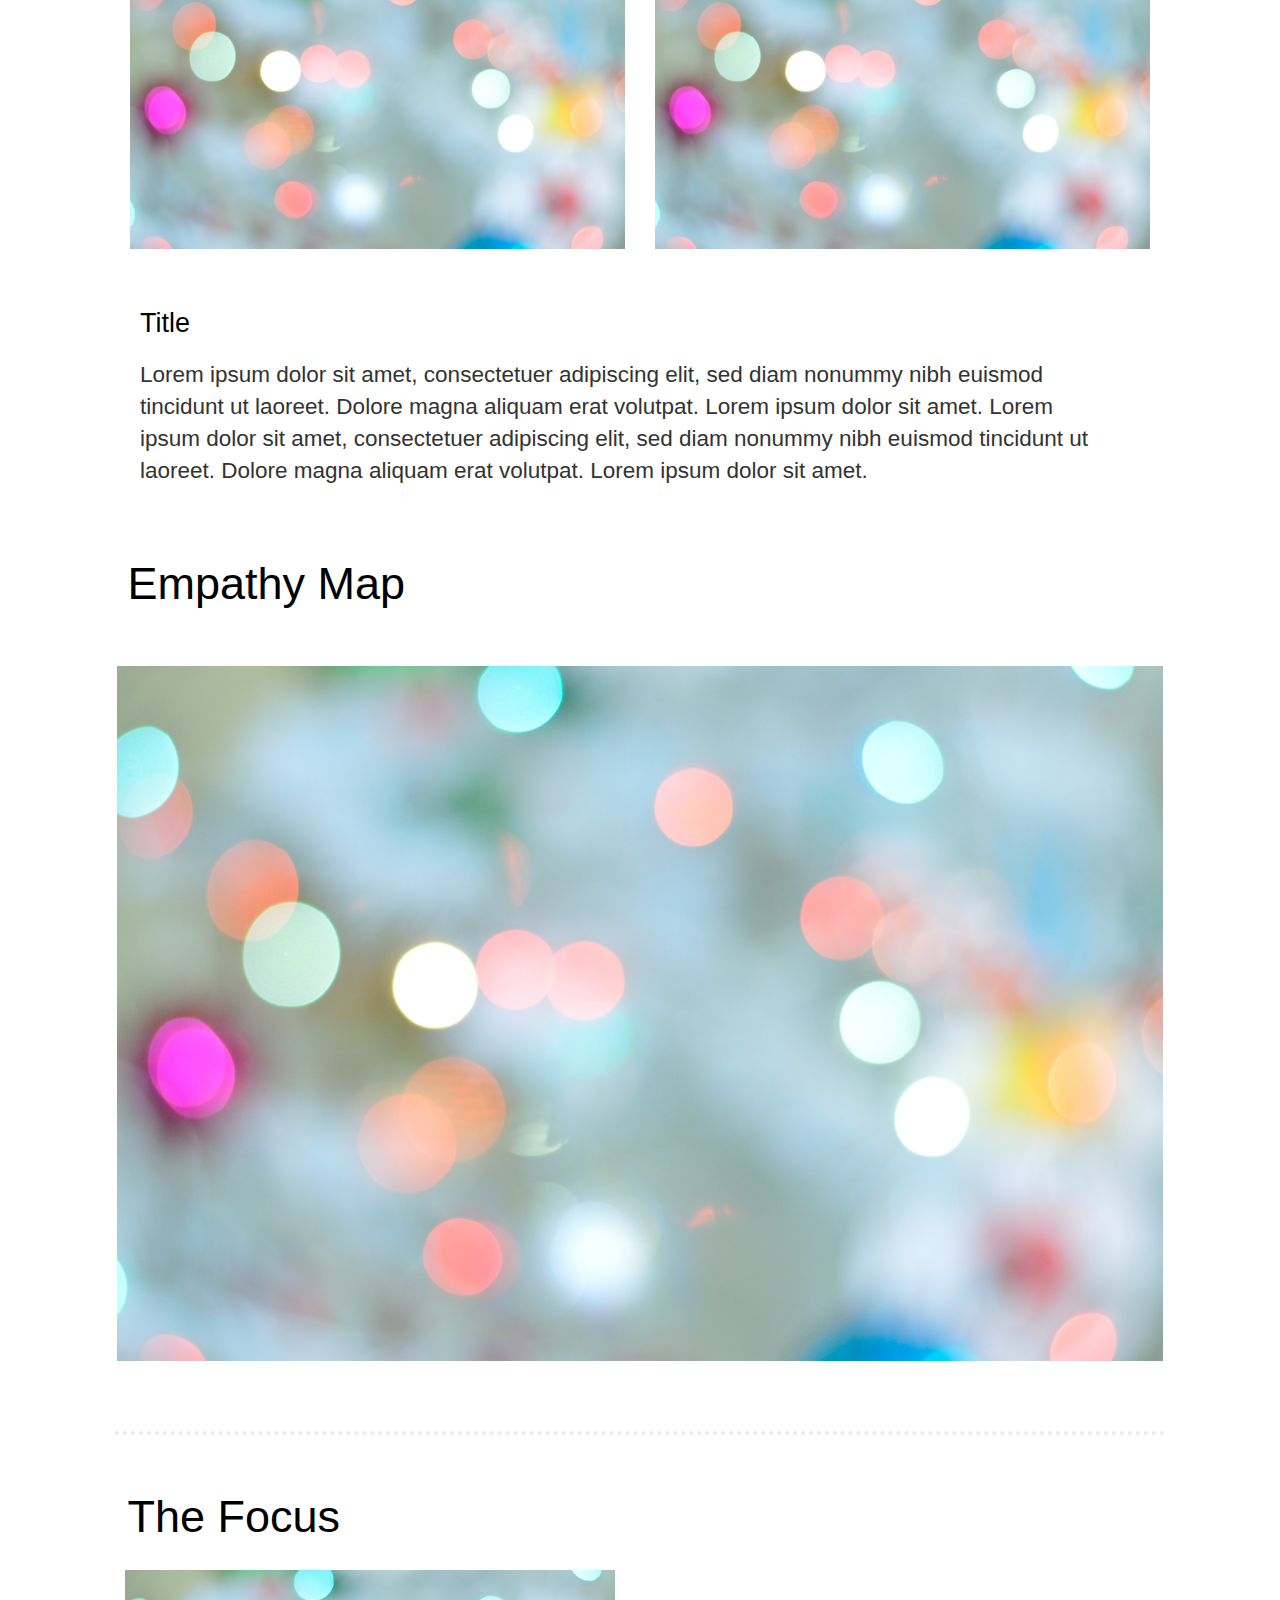
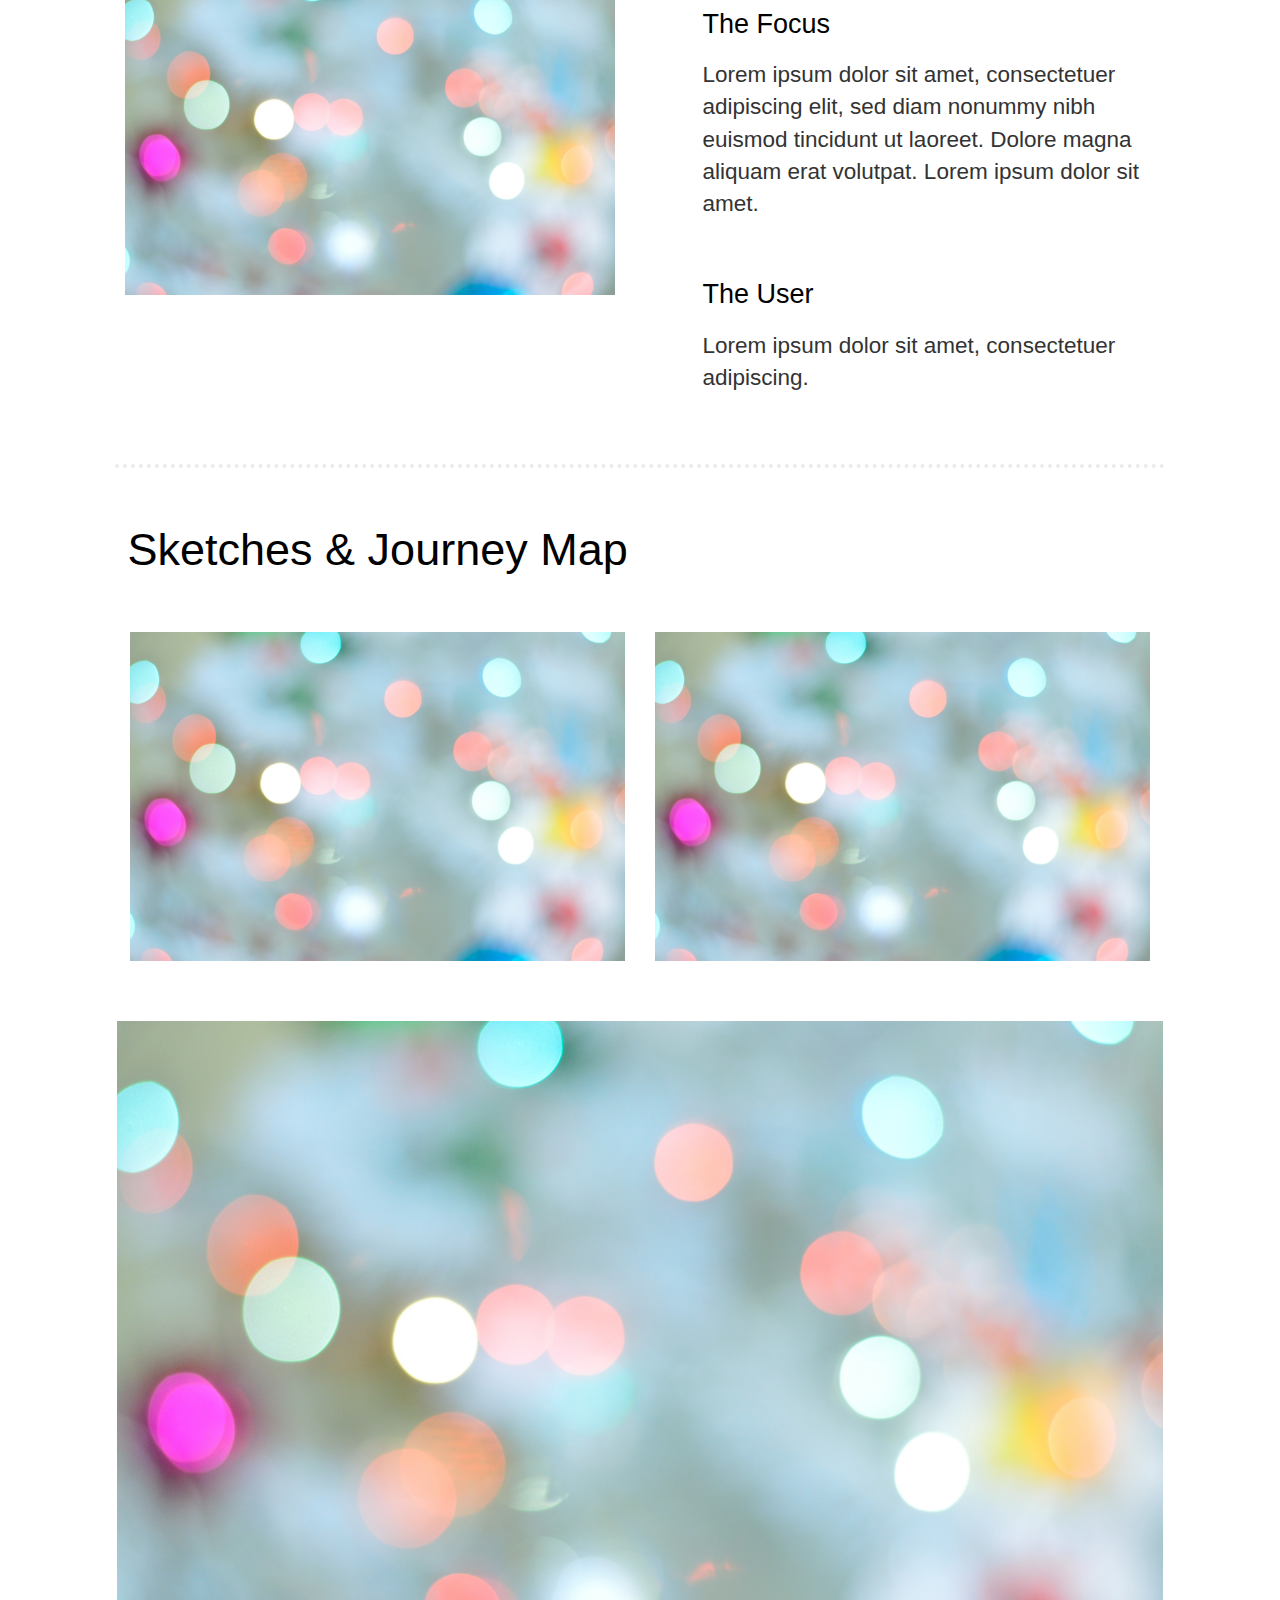
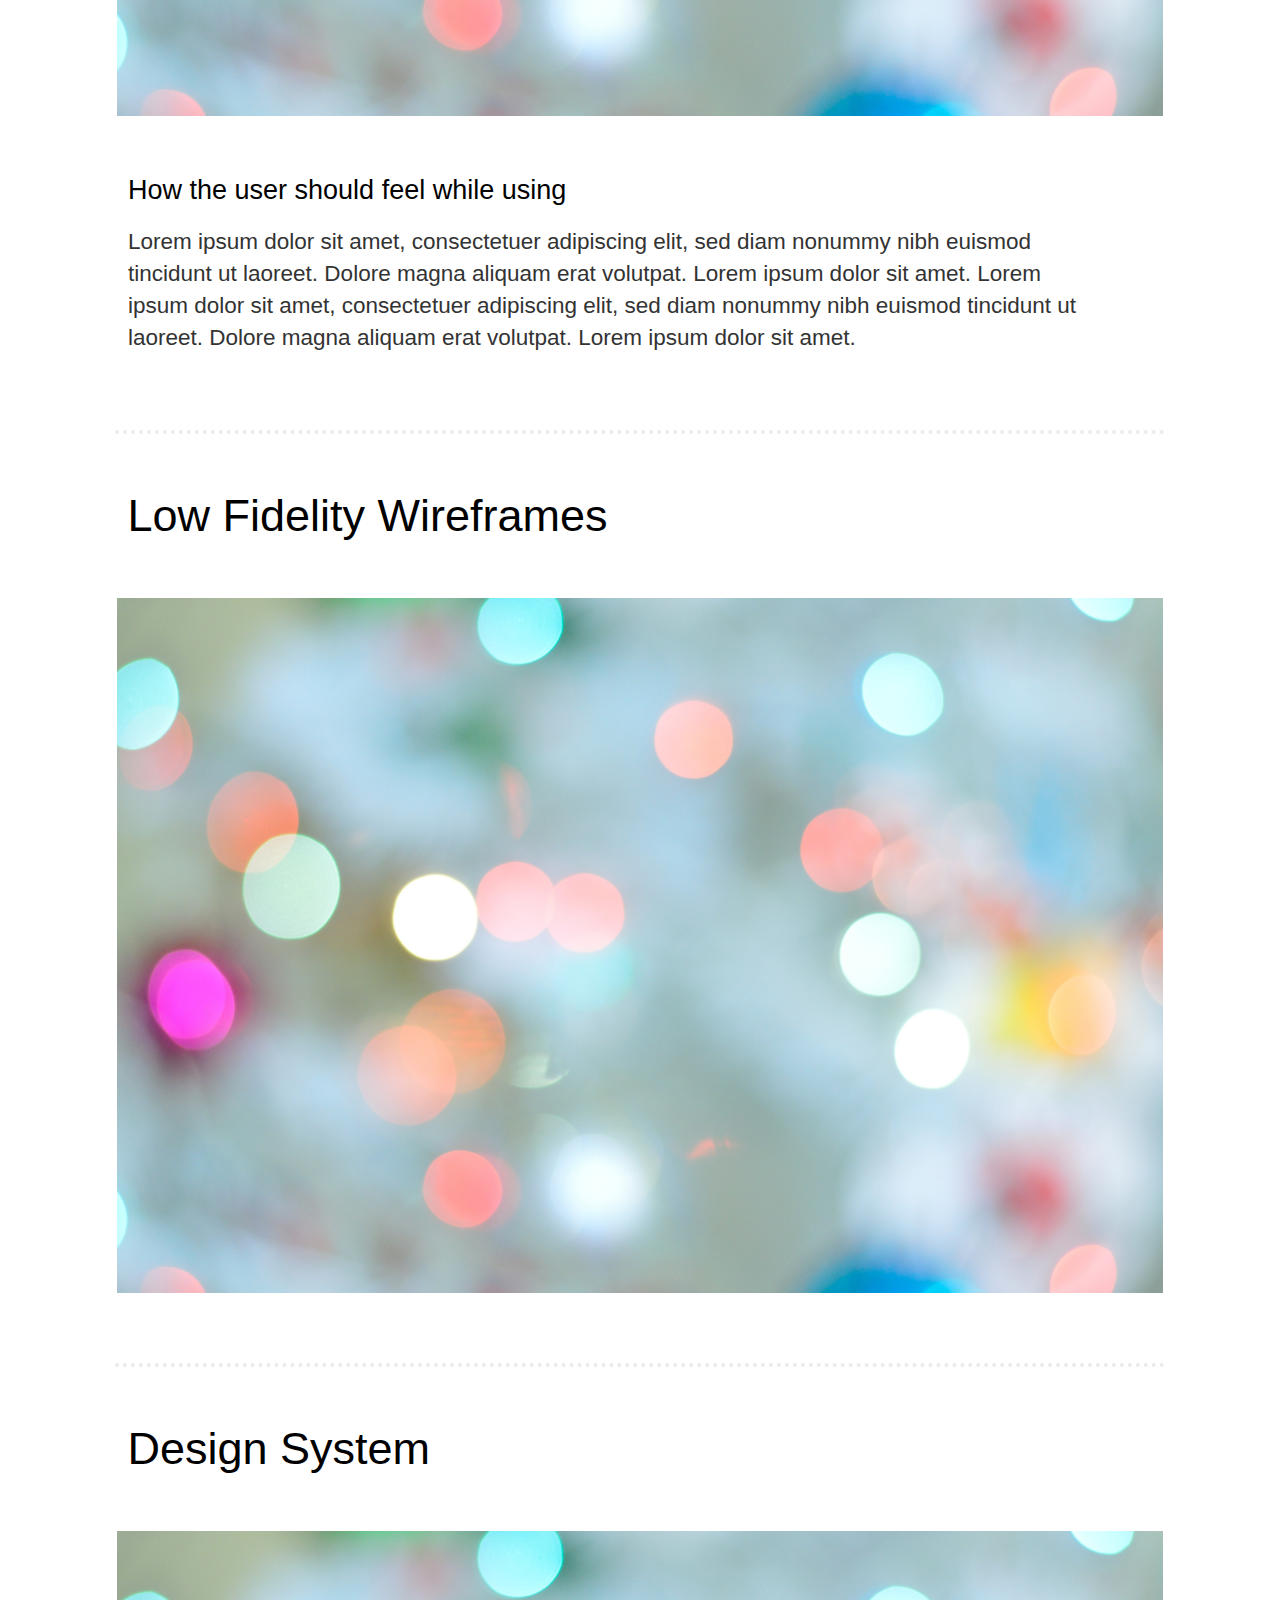
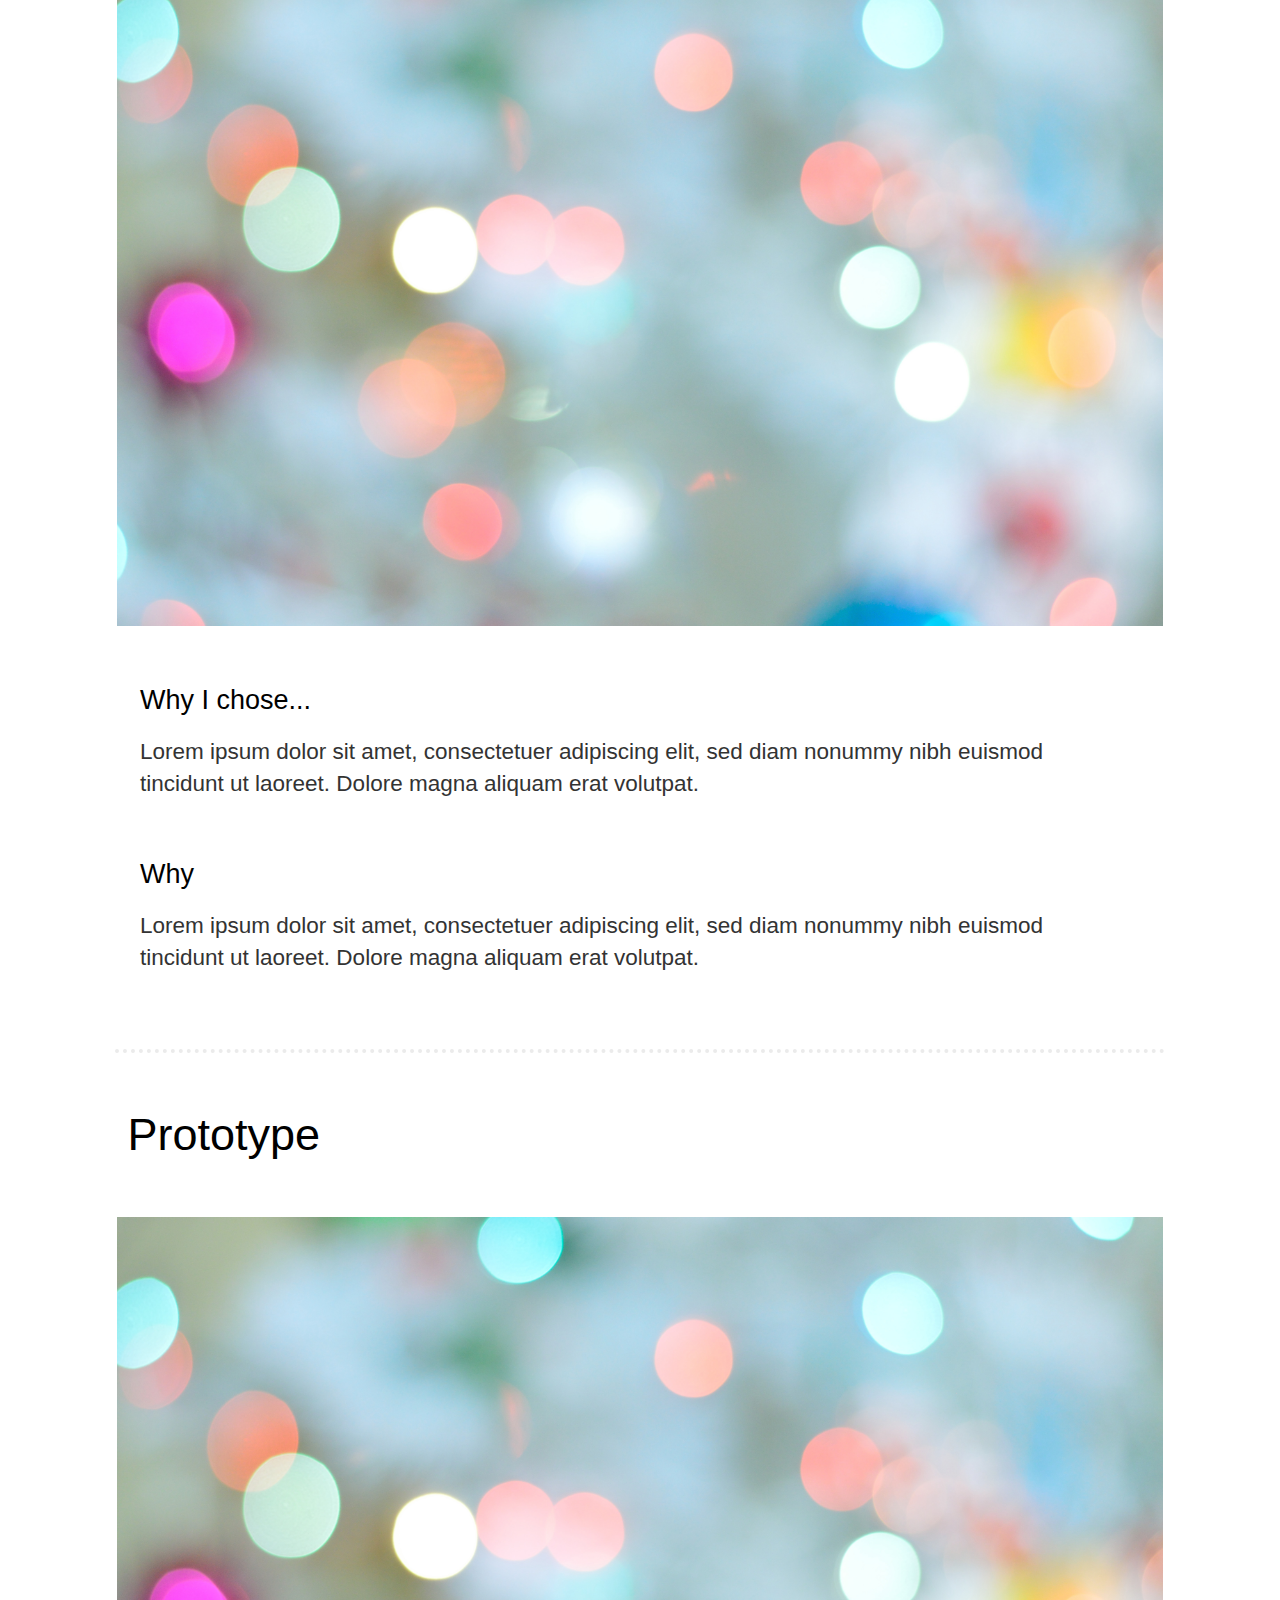
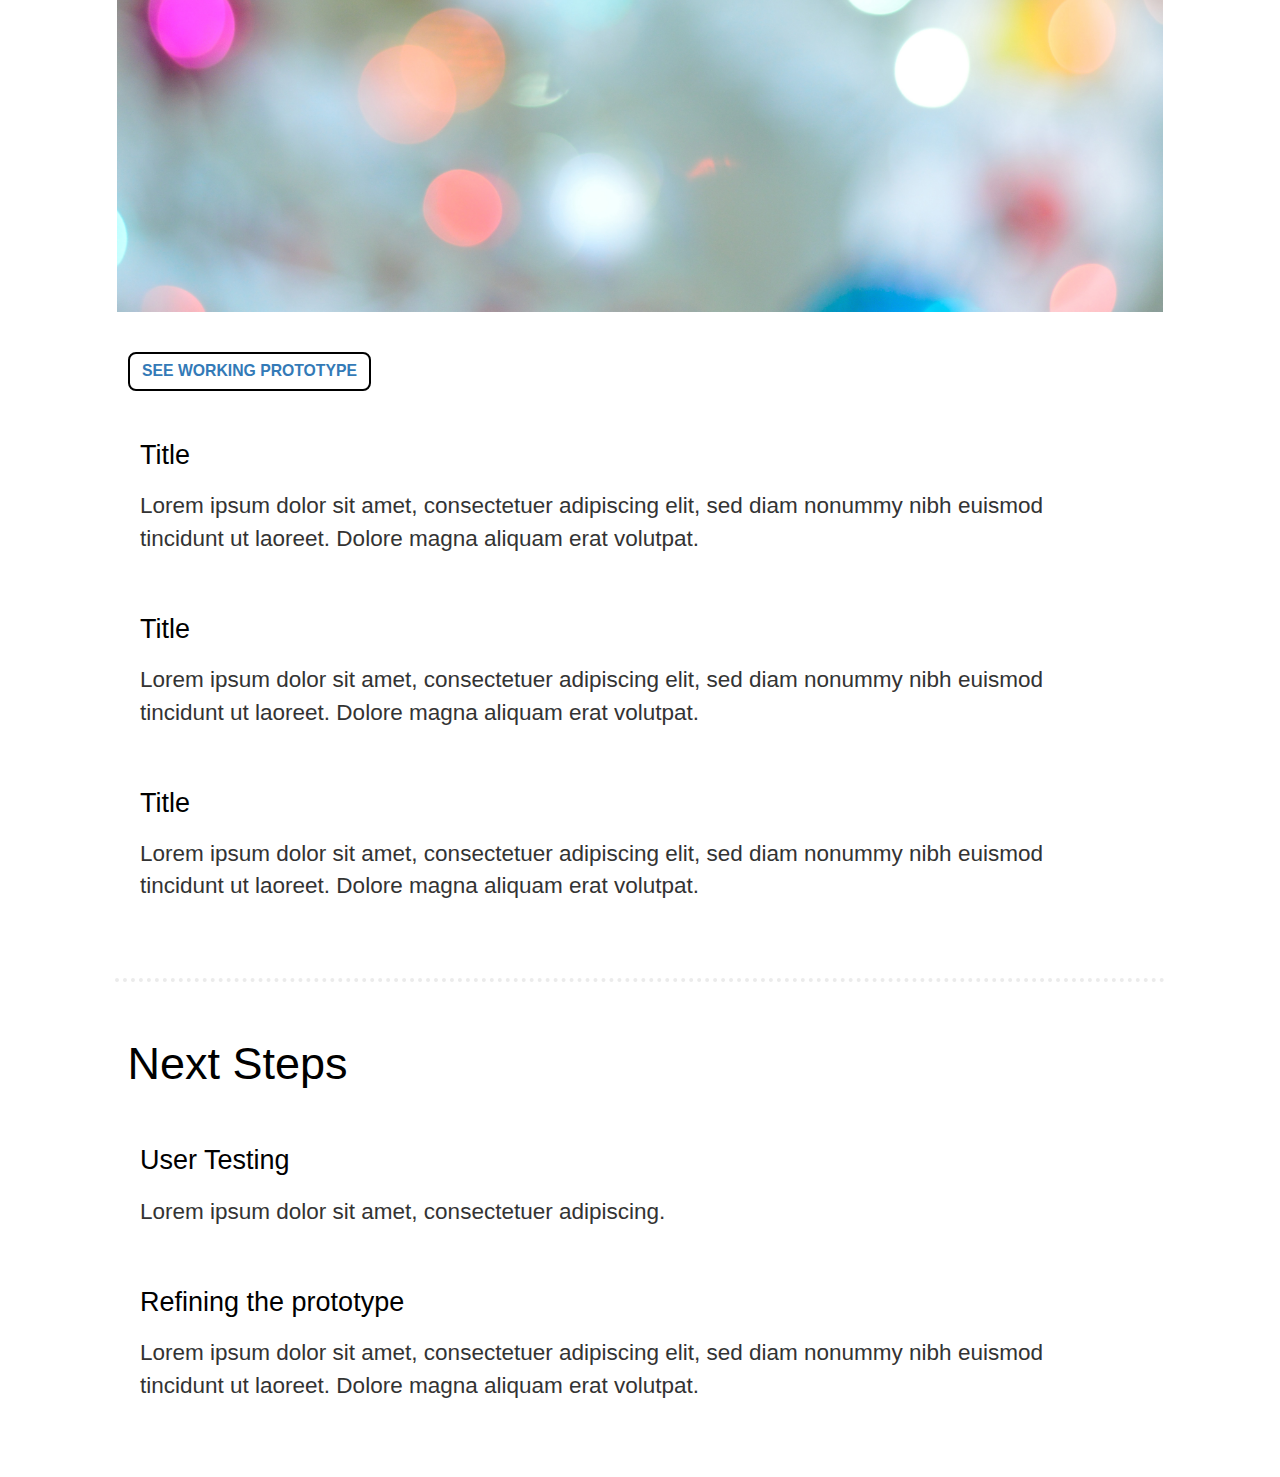
<file: opus_casestudy.html>
<!DOCTYPE html>
<html lang="en">
<head>
    <meta charset="UTF-8">
    <meta name="viewport" content="width=device-width, initial-scale=1"/>
    <meta http-equiv="X-UA-Compatible" content="ie=edge">
    <title>Shayla-designs.com</title>
    <link rel="stylesheet" href="bootstrap.css">
    <link rel="stylesheet" type="text/css" href="casestudies.css">
    

    <script type="text/javascript" src="jquery.js"></script>
    <script type="text/javascript" src="shayladesigns.js"></script>
   

</head>
        <div class="flex-container">
<body>
  
  
<!--<div id="top"></div>-->
    <nav class="nav">
        <div class="nav-left">
            <div class="flex-container3">
                <div class="name"> <a href="index.html"> Shayla Merrill</a></div>

            </div>

        </div>
            <div class="nav-right">
                    <div class="flex-container2">
                                <a class="about" href="#aboutid">About</a> 
                                <a class="work" href="#recent">Work</a>
                               <!-- <a class="play" href="">Play</a> -->
                                <a class="contact" href="#contact">Connect</a>
                    </div>
                </div>
        </div>
    </nav>

    <div id="work">
        <div class="container">  
    
      <div class="row">

        <div class="images" >
            <img class="col-lg-12" src="filler.jpg"  > 
            </div>

                
            </div>
       
            <div class="descriptions">
                <h2 class="titles">Title</h2>
                <p class="desc">
                    Lorem ipsum dolor sit amet, consectetuer adipiscing elit, sed diam nonummy nibh euismod tincidunt ut laoreet. Dolore magna aliquam erat volutpat. Lorem ipsum dolor sit amet.
                    Lorem ipsum dolor sit amet, consectetuer adipiscing elit, sed diam nonummy nibh euismod tincidunt ut laoreet. Dolore magna aliquam erat volutpat. Lorem ipsum dolor sit amet.
                </p>
               <!-- <a href=" " class="btn ">CASE STUDY</a> -->
            </div>

            <hr>
    
            <div class="heading"> Research</div>
    
            <div class="descriptions">
                <h2 class="titles">Title</h2>
                <p class="desc">
                    Lorem ipsum dolor sit amet, consectetuer adipiscing elit, sed diam nonummy nibh euismod tincidunt ut laoreet. Dolore magna aliquam erat volutpat. Lorem ipsum dolor sit amet.
                    Lorem ipsum dolor sit amet, consectetuer adipiscing elit, sed diam nonummy nibh euismod tincidunt ut laoreet. Dolore magna aliquam erat volutpat. Lorem ipsum dolor sit amet.
                </p>
                </div>


            <div class="images" >
                    <img class="col-md-6" src="filler.jpg"  > 
                    <img class="col-md-6" src="filler.jpg"  > 
                </div>   
                
                <div class="descriptions">
                    <h2 class="titles">Title</h2>
                    <p class="desc">
                        Lorem ipsum dolor sit amet, consectetuer adipiscing elit, sed diam nonummy nibh euismod tincidunt ut laoreet. Dolore magna aliquam erat volutpat. Lorem ipsum dolor sit amet.
                        Lorem ipsum dolor sit amet, consectetuer adipiscing elit, sed diam nonummy nibh euismod tincidunt ut laoreet. Dolore magna aliquam erat volutpat. Lorem ipsum dolor sit amet.
                    </p>
                    </div>    
                
        <div class="heading"> Empathy Map</div>            
                    
        <div class="row">

            <div class="images" >
                <img class="col-lg-12" src="filler.jpg"  > 
                </div>
    
                    
                </div>
        <hr>
    
        <div class="heading"> The Focus</div>
        <div id="work">
            <div class="container">
                <div class="row">
                    <div class="col-md-6">
                        <img src="filler.jpg" class="img-responsive" alt="about img">
                    </div>
                    <div class="col-md-5">
                        <h2 class="titles">The Focus</h2>
                        <p class="desc">Lorem ipsum dolor sit amet, consectetuer adipiscing elit, sed diam nonummy nibh euismod tincidunt ut laoreet. Dolore magna aliquam erat volutpat. Lorem ipsum dolor sit amet.</p>
                        
                        <h2 class="titles">The User</h2>
                        <p class="desc">Lorem ipsum dolor sit amet, consectetuer adipiscing.</p>
                       
                    </div>
                </div>
            </div>
        </div>  

        <hr>
    
        <div class="heading"> Sketches & Journey Map</div>
        <div class="images" >
            <img class="col-md-6" src="filler.jpg"  > 
            <img class="col-md-6" src="filler.jpg"  > 
        </div>
        <div class="row">

            <div class="images" >
                <img class="col-lg-12" src="filler.jpg"  > 
                </div>
                
                <div class="descriptions">
                    <h2 class="titles">How the user should feel while using </h2>
                    <p class="desc">
                        Lorem ipsum dolor sit amet, consectetuer adipiscing elit, sed diam nonummy nibh euismod tincidunt ut laoreet. Dolore magna aliquam erat volutpat. Lorem ipsum dolor sit amet.
                        Lorem ipsum dolor sit amet, consectetuer adipiscing elit, sed diam nonummy nibh euismod tincidunt ut laoreet. Dolore magna aliquam erat volutpat. Lorem ipsum dolor sit amet.
                    </p>
                    </div>
                    
                </div>
    <hr>
         <div class="heading"> Low Fidelity Wireframes</div>   
         <div class="row">
        
             <div class="images" >
                <img class="col-lg-12" src="filler.jpg"  > 
                </div>   
            </div> 
        <hr>
        <div class="heading"> Design System</div>   
        <div class="row">

            <div class="images" >
                <img class="col-lg-12" src="filler.jpg"  > 
                </div>   
            </div>   
            <div class="descriptions">
                <h2 class="titles">Why I chose...</h2>
                <p class="desc">
                    Lorem ipsum dolor sit amet, consectetuer adipiscing elit, sed diam nonummy nibh euismod tincidunt ut laoreet. Dolore magna aliquam erat volutpat.
                </p>
                <h2 class="titles">Why </h2>
                <p class="desc">
                    Lorem ipsum dolor sit amet, consectetuer adipiscing elit, sed diam nonummy nibh euismod tincidunt ut laoreet. Dolore magna aliquam erat volutpat. 
                </p>
                </div>

        
        <hr>
        <div class="heading"> Prototype</div>   
        <div class="row">

            <div class="images" >
                <img class="col-lg-12" src="filler.jpg"  > 
                </div>  
               <a href=" " class="btn ">SEE WORKING PROTOTYPE</a>
            </div> 
            <div class="descriptions">
                <h2 class="titles">Title</h2>
                <p class="desc">
                    Lorem ipsum dolor sit amet, consectetuer adipiscing elit, sed diam nonummy nibh euismod tincidunt ut laoreet. Dolore magna aliquam erat volutpat.
                </p>
                <h2 class="titles">Title </h2>
                <p class="desc">
                    Lorem ipsum dolor sit amet, consectetuer adipiscing elit, sed diam nonummy nibh euismod tincidunt ut laoreet. Dolore magna aliquam erat volutpat. 
                </p>
                <h2 class="titles">Title</h2>
                <p class="desc">
                    Lorem ipsum dolor sit amet, consectetuer adipiscing elit, sed diam nonummy nibh euismod tincidunt ut laoreet. Dolore magna aliquam erat volutpat. 
                </p>
                </div>

                <hr>
                <div class="heading"> Next Steps</div>
                <div class="descriptions">
                    <h2 class="titles">User Testing</h2>
                    <p class="desc">
                        Lorem ipsum dolor sit amet, consectetuer adipiscing.

                    <h2 class="titles">Refining the prototype</h2>
                    <p class="desc">
                        Lorem ipsum dolor sit amet, consectetuer adipiscing elit, sed diam nonummy nibh euismod tincidunt ut laoreet. Dolore magna aliquam erat volutpat. 
                    </p>
                    </div>
</body>
</html>
</file>
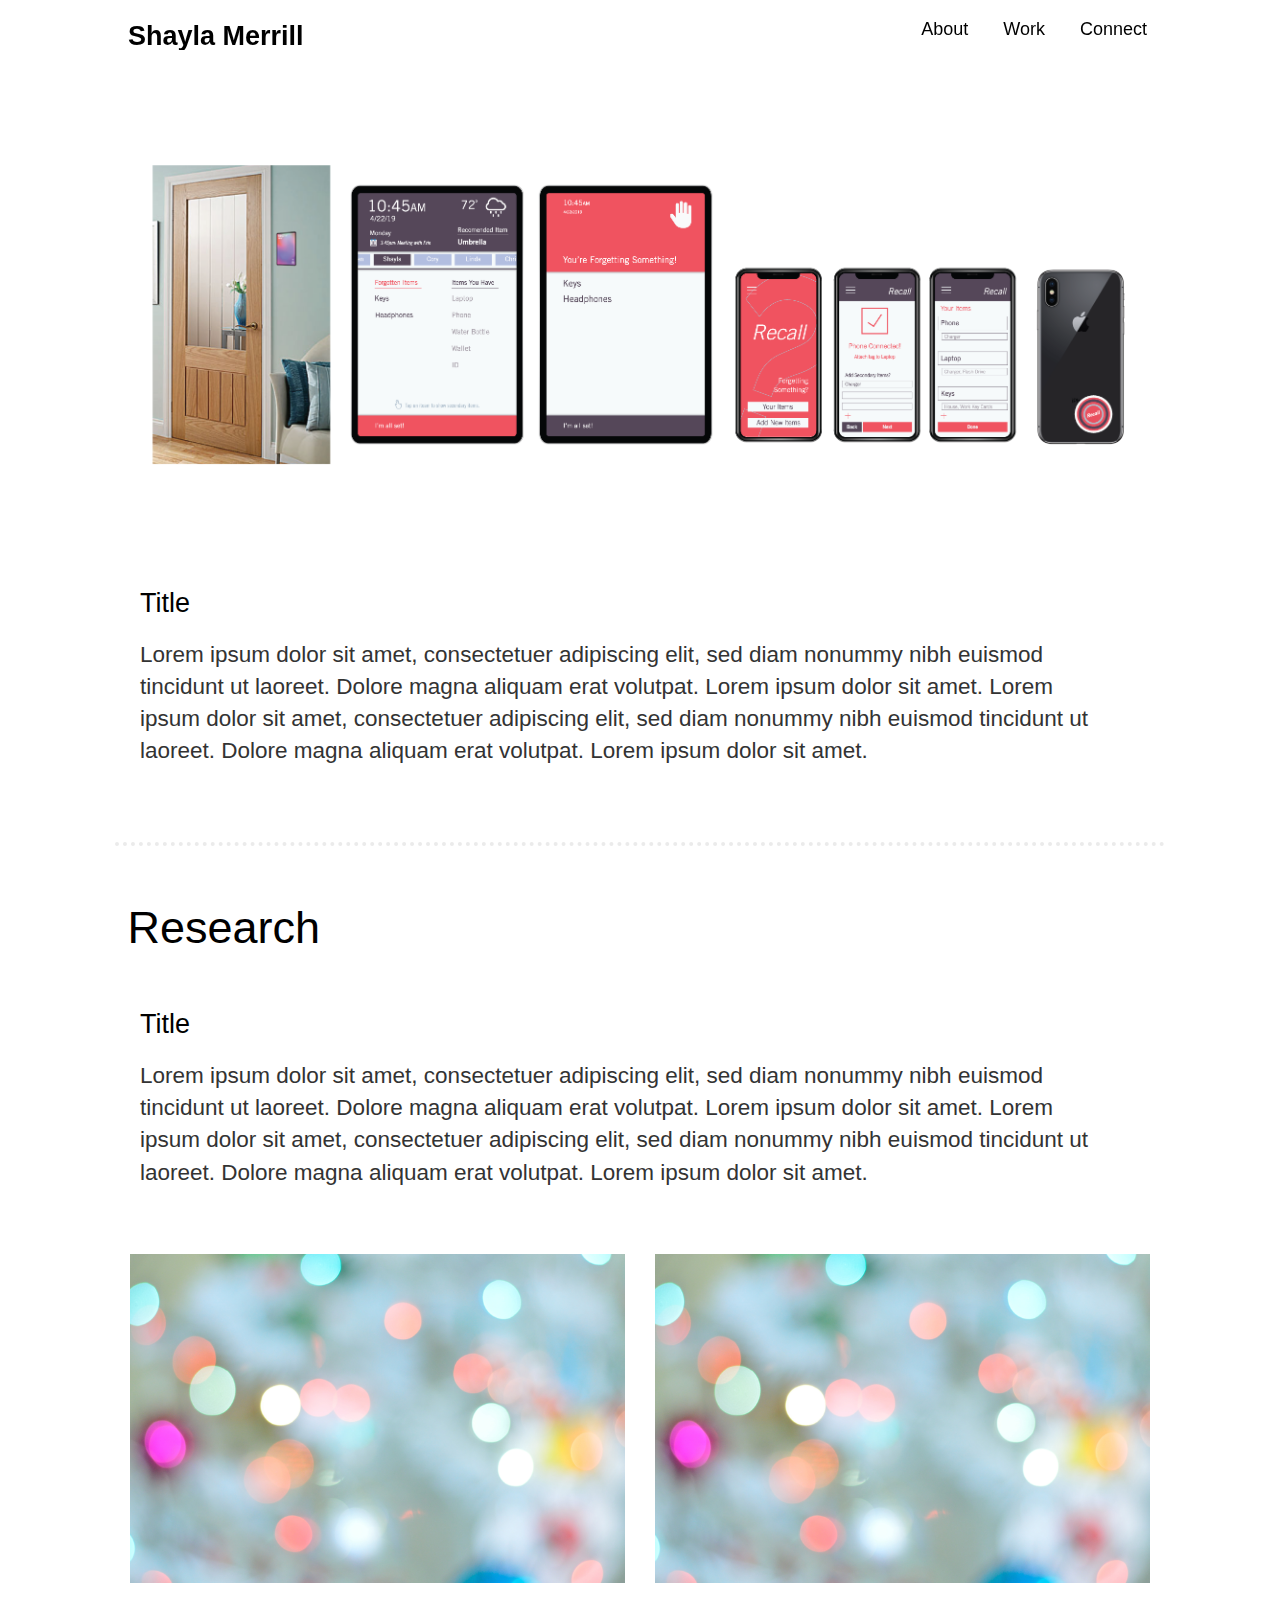
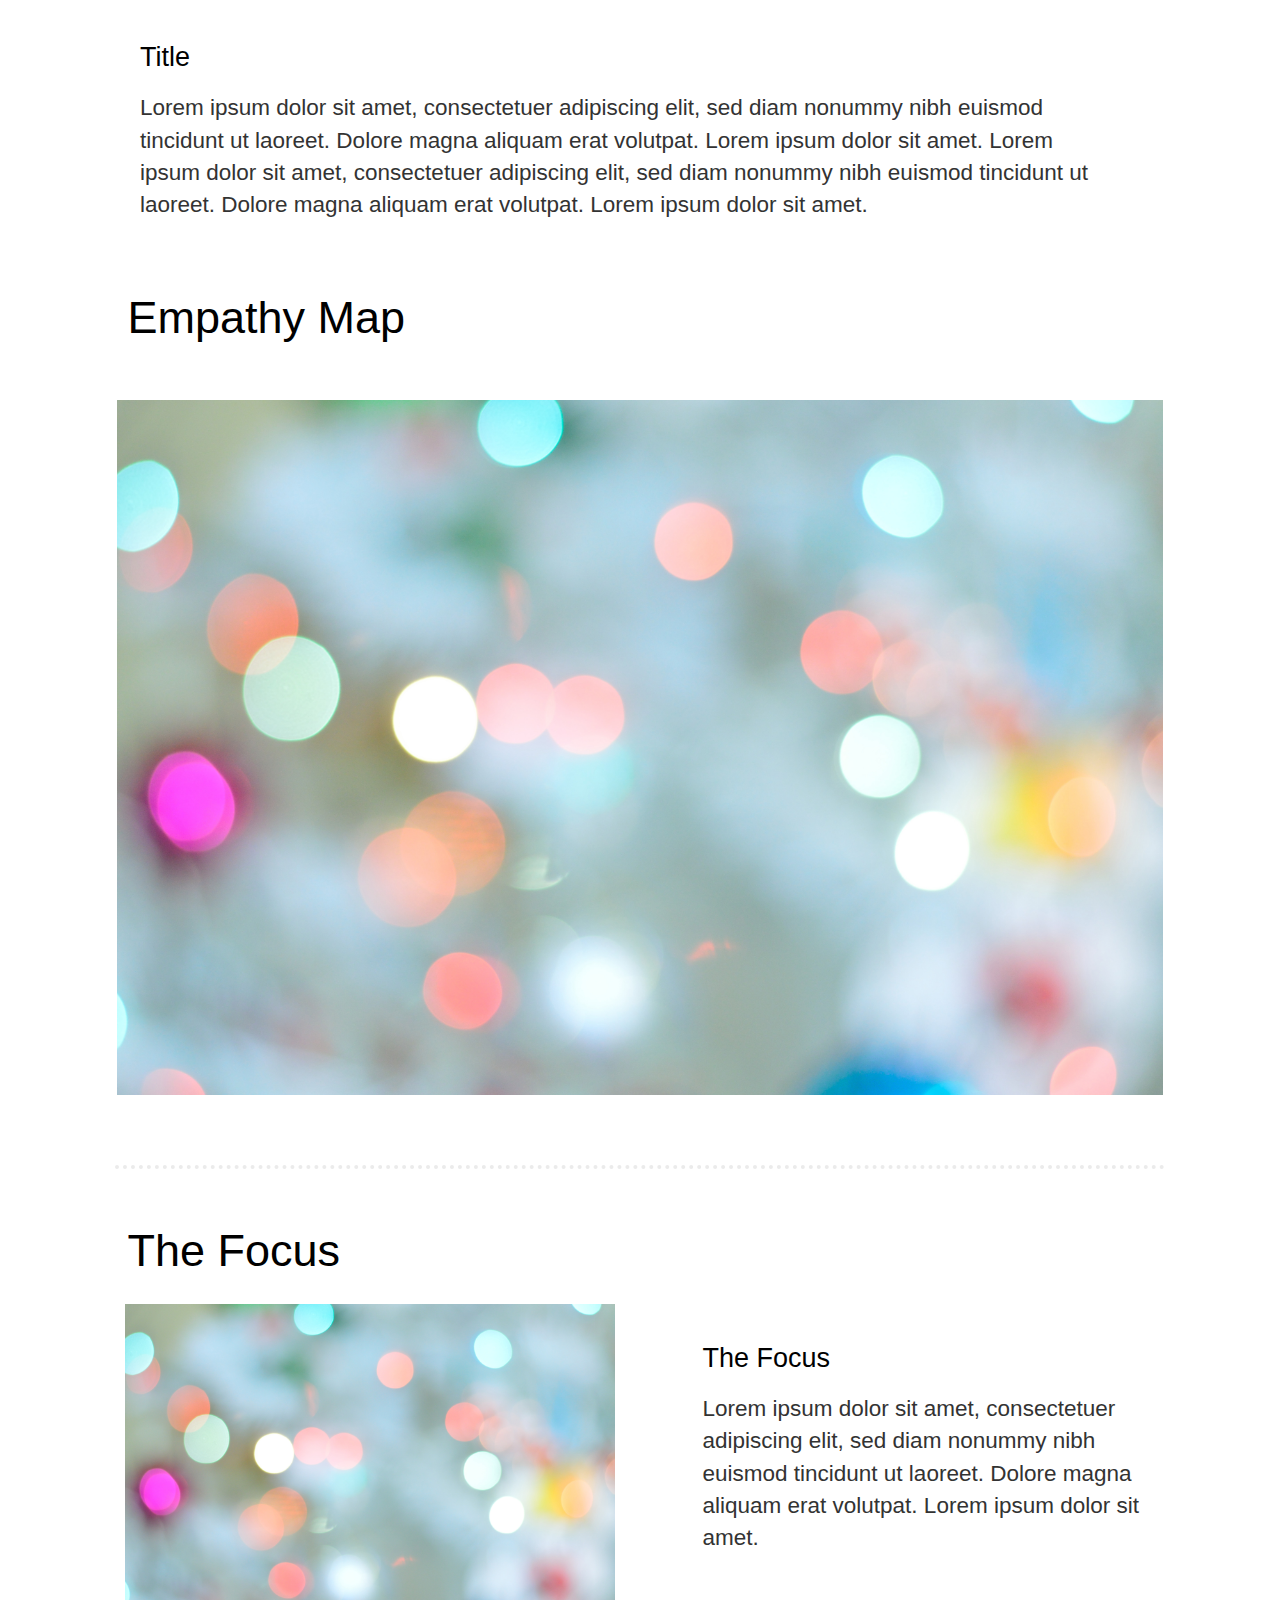
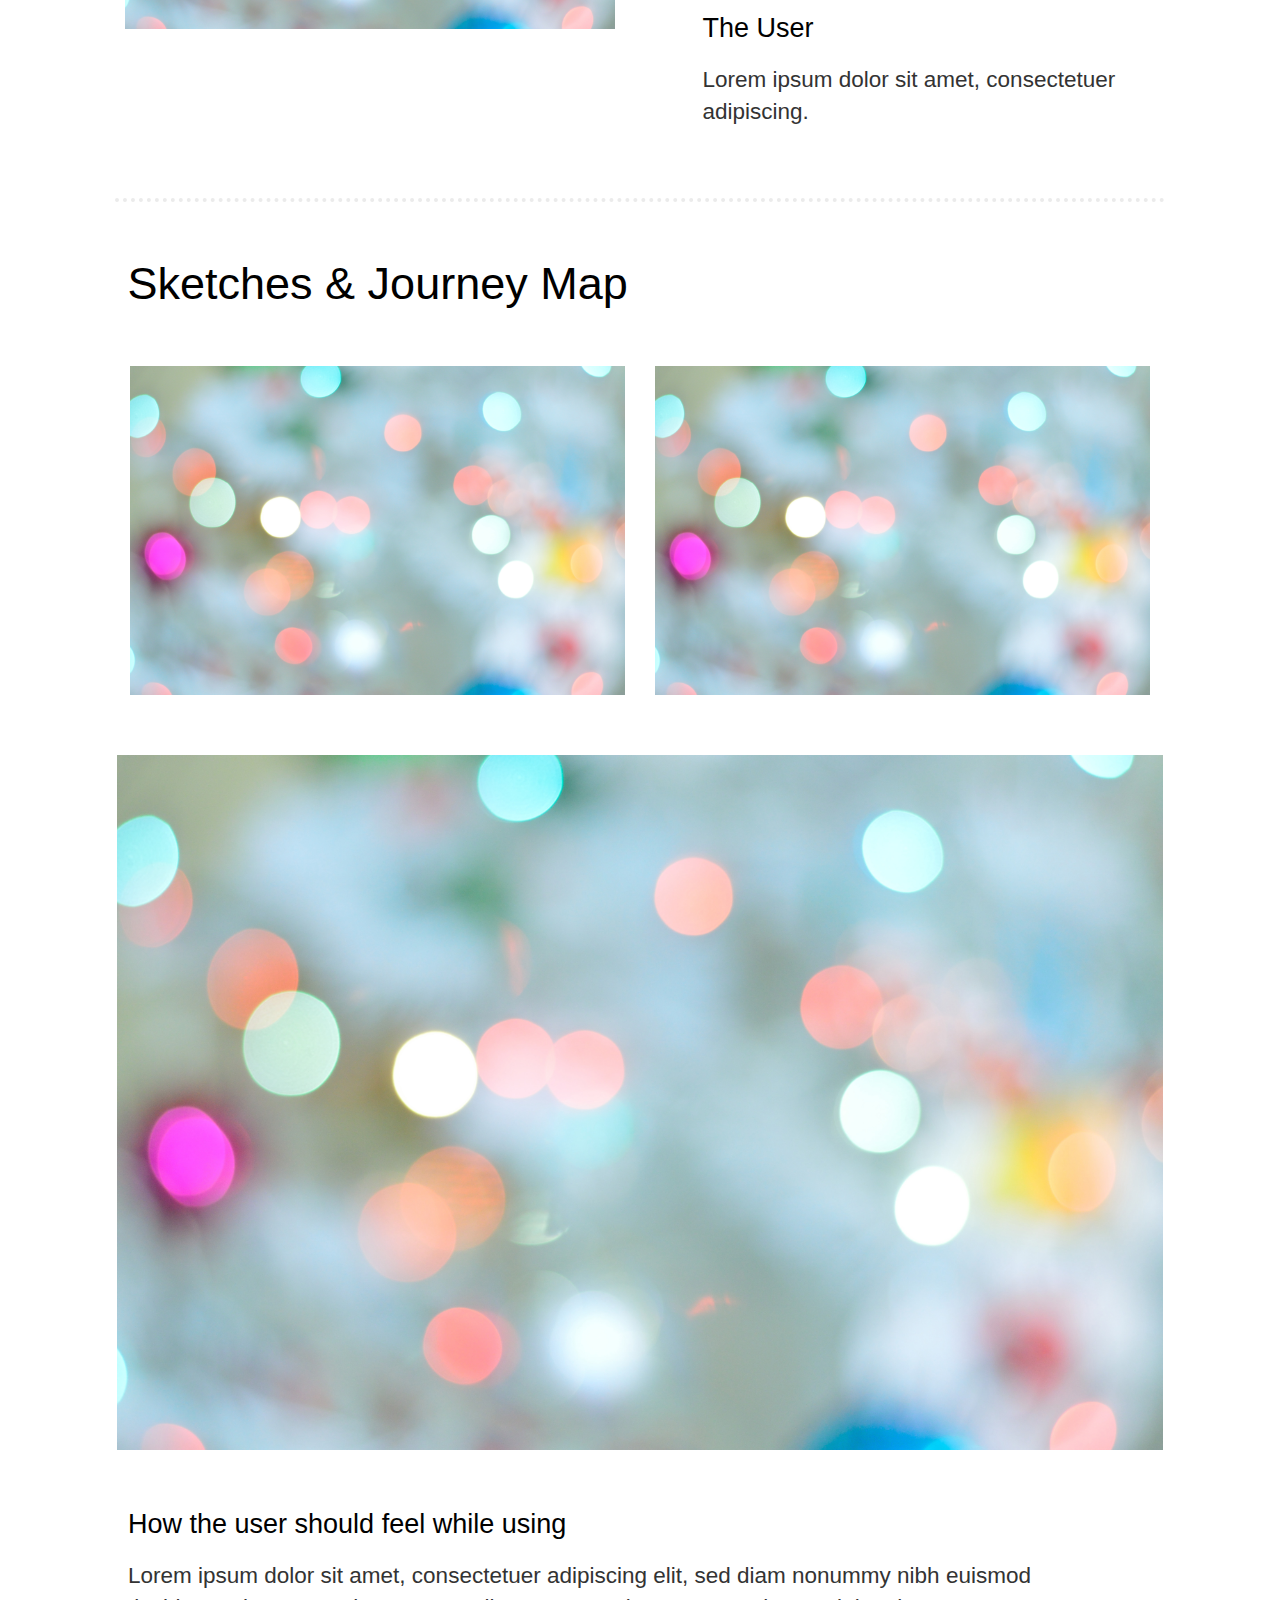
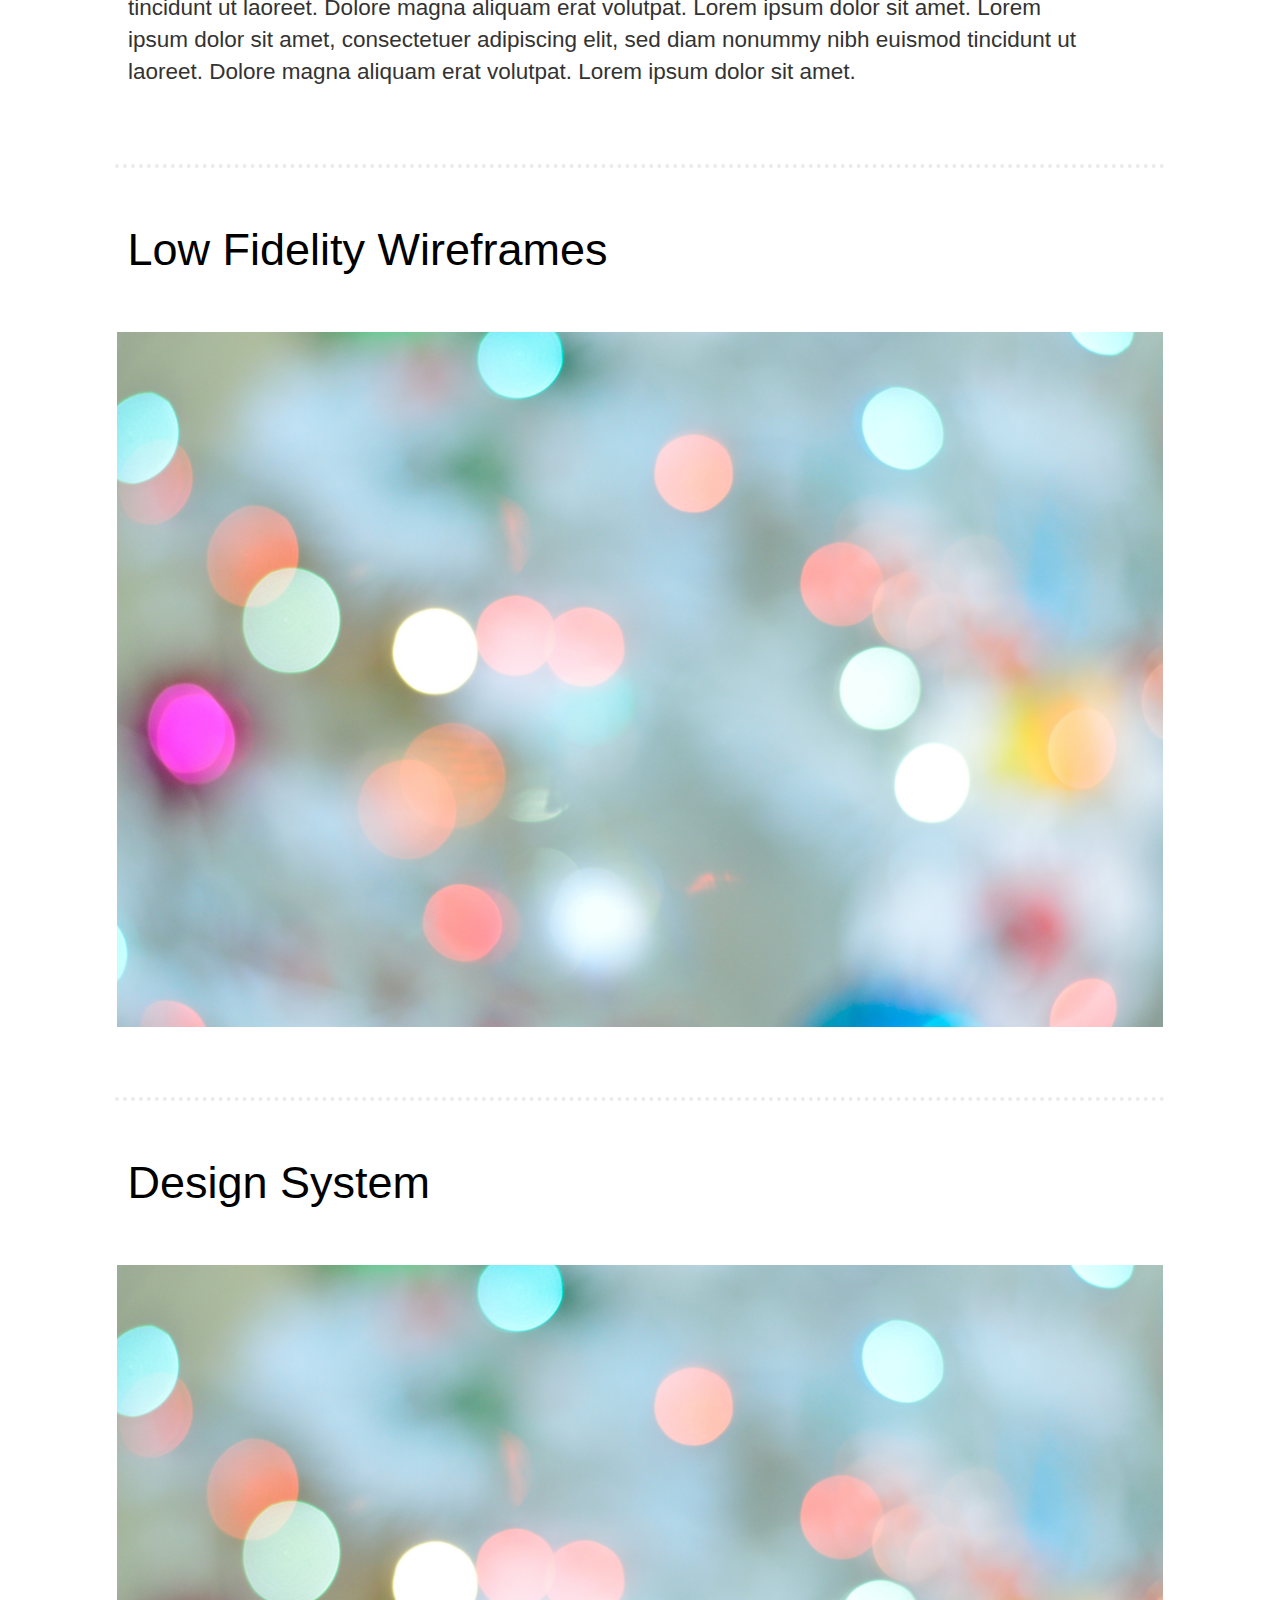
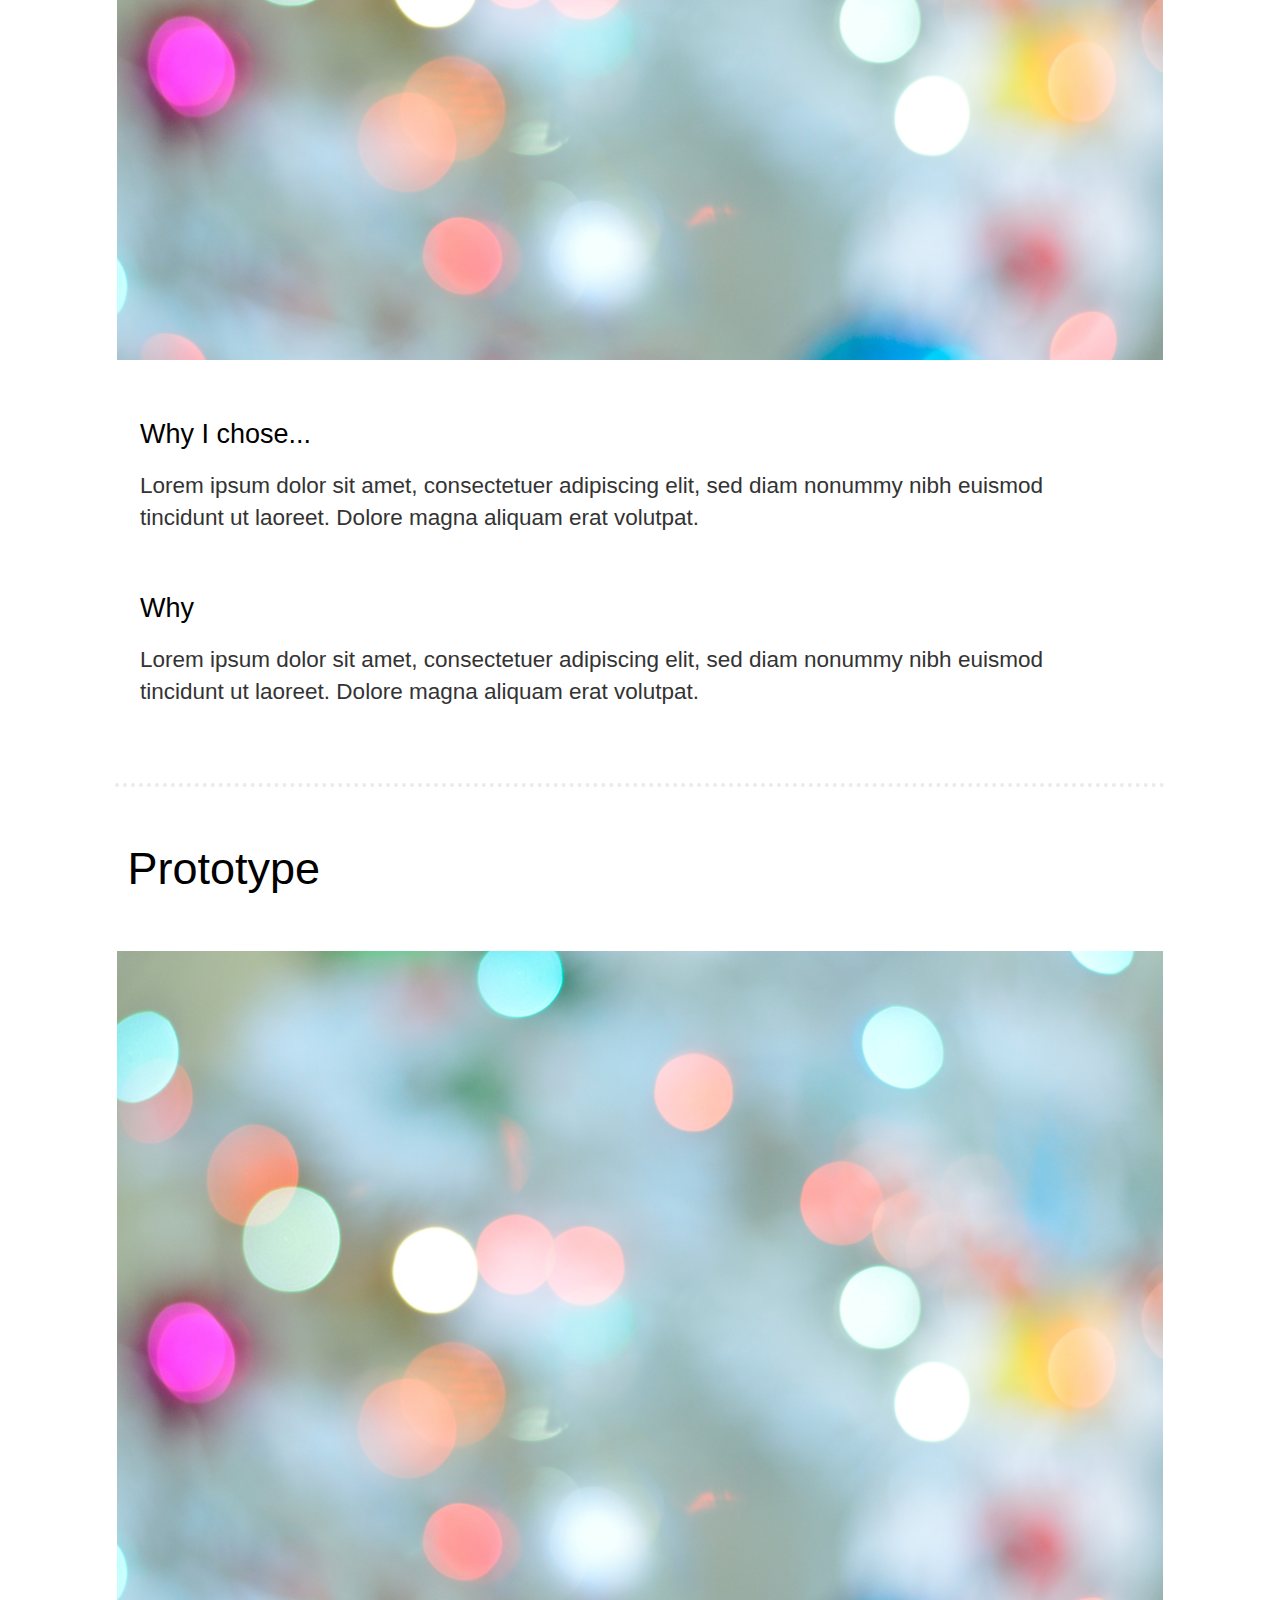
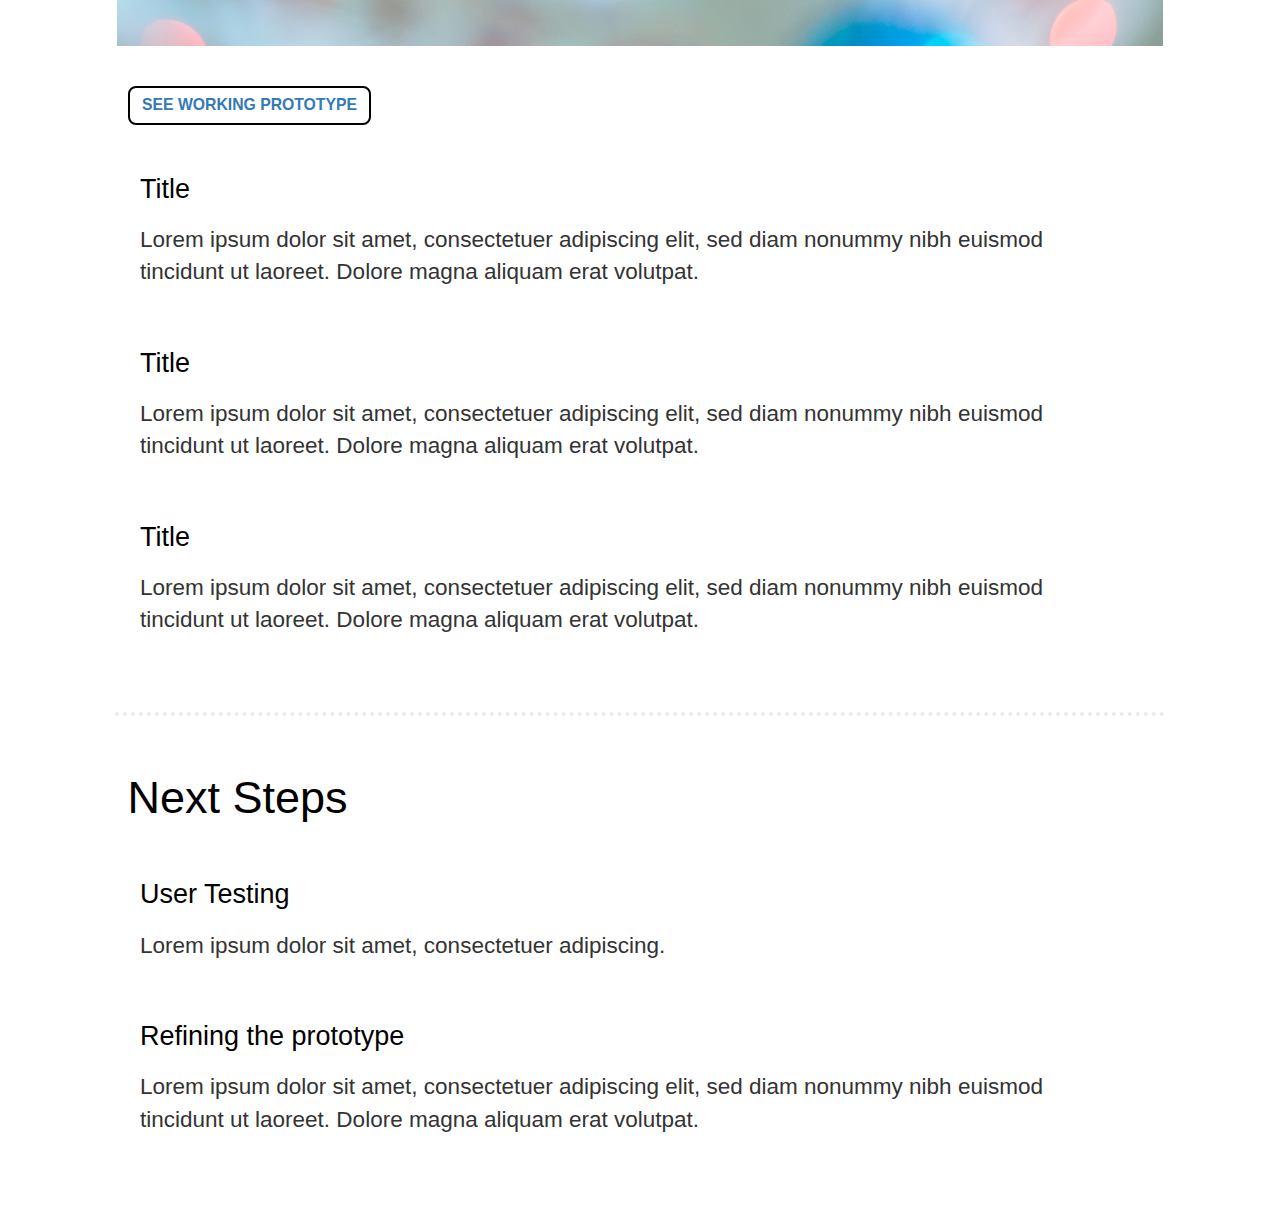
<file: recall_casestudy.html>
<!DOCTYPE html>
<html lang="en">
<head>
    <meta charset="UTF-8">
    <meta name="viewport" content="width=device-width, initial-scale=1"/>
    <meta http-equiv="X-UA-Compatible" content="ie=edge">
    <title>Shayla-designs.com</title>
    <link rel="stylesheet" href="bootstrap.css">
    <link rel="stylesheet" type="text/css" href="casestudies.css">
    

    <script type="text/javascript" src="jquery.js"></script>
    <script type="text/javascript" src="shayladesigns.js"></script>
   

</head>
        <div class="flex-container">
<body>
  
  
<!--<div id="top"></div>-->
    <nav class="nav">
        <div class="nav-left">
            <div class="flex-container3">
                <div class="name"> <a href="index.html"> Shayla Merrill</a></div>

            </div>

        </div>
            <div class="nav-right">
                    <div class="flex-container2">
                                <a class="about" href="#aboutid">About</a> 
                                <a class="work" href="#recent">Work</a>
                               <!-- <a class="play" href="">Play</a> -->
                                <a class="contact" href="#contact">Connect</a>
                    </div>
                </div>
        </div>
    </nav>

    <div id="work">
        <div class="container">  
    
      <div class="row">

        <div class="images" >
            <img class="col-lg-12" src="recall.png"  > 
            </div>

                
            </div>
       
            <div class="descriptions">
                <h2 class="titles">Title</h2>
                <p class="desc">
                    Lorem ipsum dolor sit amet, consectetuer adipiscing elit, sed diam nonummy nibh euismod tincidunt ut laoreet. Dolore magna aliquam erat volutpat. Lorem ipsum dolor sit amet.
                    Lorem ipsum dolor sit amet, consectetuer adipiscing elit, sed diam nonummy nibh euismod tincidunt ut laoreet. Dolore magna aliquam erat volutpat. Lorem ipsum dolor sit amet.
                </p>
               <!-- <a href=" " class="btn ">CASE STUDY</a> -->
            </div>

            <hr>
    
            <div class="heading"> Research</div>
    
            <div class="descriptions">
                <h2 class="titles">Title</h2>
                <p class="desc">
                    Lorem ipsum dolor sit amet, consectetuer adipiscing elit, sed diam nonummy nibh euismod tincidunt ut laoreet. Dolore magna aliquam erat volutpat. Lorem ipsum dolor sit amet.
                    Lorem ipsum dolor sit amet, consectetuer adipiscing elit, sed diam nonummy nibh euismod tincidunt ut laoreet. Dolore magna aliquam erat volutpat. Lorem ipsum dolor sit amet.
                </p>
                </div>


            <div class="images" >
                    <img class="col-md-6" src="filler.jpg"  > 
                    <img class="col-md-6" src="filler.jpg"  > 
                </div>   
                
                <div class="descriptions">
                    <h2 class="titles">Title</h2>
                    <p class="desc">
                        Lorem ipsum dolor sit amet, consectetuer adipiscing elit, sed diam nonummy nibh euismod tincidunt ut laoreet. Dolore magna aliquam erat volutpat. Lorem ipsum dolor sit amet.
                        Lorem ipsum dolor sit amet, consectetuer adipiscing elit, sed diam nonummy nibh euismod tincidunt ut laoreet. Dolore magna aliquam erat volutpat. Lorem ipsum dolor sit amet.
                    </p>
                    </div>    
                
        <div class="heading"> Empathy Map</div>            
                    
        <div class="row">

            <div class="images" >
                <img class="col-lg-12" src="filler.jpg"  > 
                </div>
    
                    
                </div>
        <hr>
    
        <div class="heading"> The Focus</div>
        <div id="work">
            <div class="container">
                <div class="row">
                    <div class="col-md-6">
                        <img src="filler.jpg" class="img-responsive" alt="about img">
                    </div>
                    <div class="col-md-5">
                        <h2 class="titles">The Focus</h2>
                        <p class="desc">Lorem ipsum dolor sit amet, consectetuer adipiscing elit, sed diam nonummy nibh euismod tincidunt ut laoreet. Dolore magna aliquam erat volutpat. Lorem ipsum dolor sit amet.</p>
                        
                        <h2 class="titles">The User</h2>
                        <p class="desc">Lorem ipsum dolor sit amet, consectetuer adipiscing.</p>
                       
                    </div>
                </div>
            </div>
        </div>  

        <hr>
    
        <div class="heading"> Sketches & Journey Map</div>
        <div class="images" >
            <img class="col-md-6" src="filler.jpg"  > 
            <img class="col-md-6" src="filler.jpg"  > 
        </div>
        <div class="row">

            <div class="images" >
                <img class="col-lg-12" src="filler.jpg"  > 
                </div>
                
                <div class="descriptions">
                    <h2 class="titles">How the user should feel while using </h2>
                    <p class="desc">
                        Lorem ipsum dolor sit amet, consectetuer adipiscing elit, sed diam nonummy nibh euismod tincidunt ut laoreet. Dolore magna aliquam erat volutpat. Lorem ipsum dolor sit amet.
                        Lorem ipsum dolor sit amet, consectetuer adipiscing elit, sed diam nonummy nibh euismod tincidunt ut laoreet. Dolore magna aliquam erat volutpat. Lorem ipsum dolor sit amet.
                    </p>
                    </div>
                    
                </div>
    <hr>
         <div class="heading"> Low Fidelity Wireframes</div>   
         <div class="row">
        
             <div class="images" >
                <img class="col-lg-12" src="filler.jpg"  > 
                </div>   
            </div> 
        <hr>
        <div class="heading"> Design System</div>   
        <div class="row">

            <div class="images" >
                <img class="col-lg-12" src="filler.jpg"  > 
                </div>   
            </div>   
            <div class="descriptions">
                <h2 class="titles">Why I chose...</h2>
                <p class="desc">
                    Lorem ipsum dolor sit amet, consectetuer adipiscing elit, sed diam nonummy nibh euismod tincidunt ut laoreet. Dolore magna aliquam erat volutpat.
                </p>
                <h2 class="titles">Why </h2>
                <p class="desc">
                    Lorem ipsum dolor sit amet, consectetuer adipiscing elit, sed diam nonummy nibh euismod tincidunt ut laoreet. Dolore magna aliquam erat volutpat. 
                </p>
                </div>

        
        <hr>
        <div class="heading"> Prototype</div>   
        <div class="row">

            <div class="images" >
                <img class="col-lg-12" src="filler.jpg"  > 
                </div>  
               <a href=" " class="btn ">SEE WORKING PROTOTYPE</a>
            </div> 
            <div class="descriptions">
                <h2 class="titles">Title</h2>
                <p class="desc">
                    Lorem ipsum dolor sit amet, consectetuer adipiscing elit, sed diam nonummy nibh euismod tincidunt ut laoreet. Dolore magna aliquam erat volutpat.
                </p>
                <h2 class="titles">Title </h2>
                <p class="desc">
                    Lorem ipsum dolor sit amet, consectetuer adipiscing elit, sed diam nonummy nibh euismod tincidunt ut laoreet. Dolore magna aliquam erat volutpat. 
                </p>
                <h2 class="titles">Title</h2>
                <p class="desc">
                    Lorem ipsum dolor sit amet, consectetuer adipiscing elit, sed diam nonummy nibh euismod tincidunt ut laoreet. Dolore magna aliquam erat volutpat. 
                </p>
                </div>

                <hr>
                <div class="heading"> Next Steps</div>
                <div class="descriptions">
                    <h2 class="titles">User Testing</h2>
                    <p class="desc">
                        Lorem ipsum dolor sit amet, consectetuer adipiscing.

                    <h2 class="titles">Refining the prototype</h2>
                    <p class="desc">
                        Lorem ipsum dolor sit amet, consectetuer adipiscing elit, sed diam nonummy nibh euismod tincidunt ut laoreet. Dolore magna aliquam erat volutpat. 
                    </p>
                    </div>
</body>
</html>
</file>
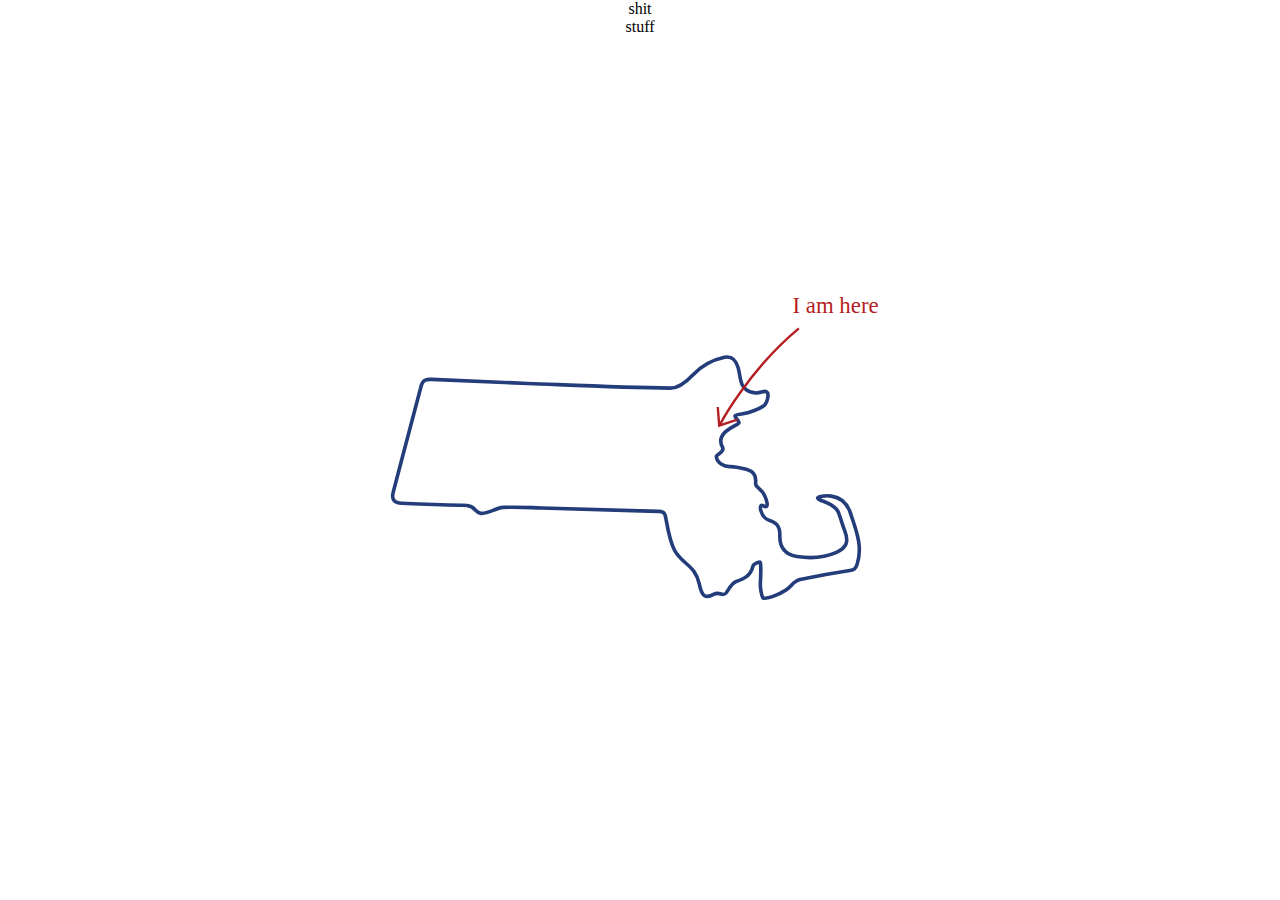
<file: svgtest.html>
<!DOCTYPE html>
<html lang="en">
<head>
    <meta charset="UTF-8">
    <meta name="viewport" content="width=device-width, initial-scale=1.0">
    <title>svg test</title>
<style>

html {
    margin: 0;
    padding: 0;
    width: 100%;

}

body { 
    margin: 0;
    padding: 0;
    width: 100%;
    text-align: center;
    height: 100vh;
    display: table;
}

.wrapper { 
    position: absolute;
    left: 50%;
    top: 50%;
    width: 40%;
    transform: translate(-50%, -50%);
    z-index: -1;
}
text {
    fill: #B41F24;
    animation: animate4 2s;
    

}
@keyframes animate4 {
    0% {
        fill-opacity: 0;
    }
}

circle {
    fill:none;
    animation: animate3 .75s;
    animation-delay: 1.4s;
    animation-iteration-count: 1;
    animation-fill-mode: forwards;
    transition: ease-in-out;
    animation-iteration-count: 1;

}
@keyframes animate3 {
    0% {
        opacity: 0%;}
    100% {
        opacity: 100%; fill: #B41F24;}
}


.st2 {
    stroke: #B41F24;
    stroke-dasharray: 1200;
    animation: animate2 1.5s;
    
}
@keyframes animate2 {
    0% {
        stroke-dashoffset: -1200;
    }
}
   
.st0 {
    stroke: #233D7B ;
    stroke-dasharray: 1800;
    animation: animate 1.5s cubic-bezier(.17,.67,.83,.67)

}
@keyframes animate {
    0% {
        stroke-dashoffset: 1800;}
}





</style>


</head>
<body>
    <div>shit</div>
    <div>stuff</div>

    <div class="wrapper">
        <svg version="1.1" id="Layer_1" xmlns="http://www.w3.org/2000/svg" xmlns:xlink="http://www.w3.org/1999/xlink" x="0px" y="0px"
         viewBox="0 0 426 266.72" style="enable-background:new 0 0 426 266.72;" xml:space="preserve">
    <style type="text/css">
        .st0{fill:none;stroke:#233D7B;stroke-width:3;stroke-linejoin:round;stroke-miterlimit:10;}
        .circle{fill:#none;}
        .st2{fill:none;stroke:#B41F24;stroke-width:2;stroke-miterlimit:10;}
        .st3{font-family:'HelveticaNeue-Bold';}
        .st4{font-size:19px;}
    </style>
    <g>
        <g>
            <path class="st0" d="M360.78,175.11c0.34-1.93,21.11-6.68,27.26,12.21c4.59,14.11,10.6,27.64,5.56,43c-1.18,3.61-2.52,4.47-6,5.01
                c-13.86,2.14-27.68,4.59-41.42,7.4c-2.7,0.55-5.43,2.83-7.35,5.02c-6.04,6.85-22.35,12.29-23.58,10.2
                c-1.23-2.09-2.31-8.3-2.09-12.25c0.23-4.08,0.87-17.42-0.42-17.37c-2.07,0.08-5.5,1.85-5.86,3.46
                c-1.71,7.79-7.15,10.25-13.87,12.68c-3.34,1.21-5.84,5.59-7.98,9c-2.82,4.5-5.48-1.26-10.77,1.68c-8.09,4.5-10.21-0.27-11.95-8.65
                c-3.34-16.08-14.75-16.39-20.88-28.72c-3.77-7.57-5.19-16.46-6.73-24.93c-0.76-4.17-0.87-6.68-6.18-6.8
                c-32.47-0.73-64.93-1.85-97.4-2.79c-10.66-0.31-21.36-1.06-31.98-0.46c-6.11,0.34-13.12,5.97-18.95,4.8
                c-5.82-1.17-3.19-7.22-16.75-6.59c-16.23-0.41-32.46-1.04-48.69-1.72c-6.25-0.26-8.65-3.09-7.12-9.01
                c7.71-29.75,15.67-59.43,23.45-89.17c1.26-4.82,4.62-5.03,8.57-4.85c26.67,1.17,53.33,2.35,80,3.39
                c39.44,1.54,78.87,3.49,118.32,3.92c6.31,0.07,13.95-5.69,18.77-10.81c7.54-8.01,16.38-12.73,26.56-14.9
                c6.54-1.39,9.45,2.46,11.36,8.65c2.27,7.31,0.67,17.11,10.58,20.29c2.72,0.87,6.23,0.96,8.89,0.01c3.97-1.42,5.76,0.05,5.37,3.4
                c-0.34,2.94-1.57,6.78-3.74,8.27c-3.87,2.66-8.69,4.02-13.23,5.58c-3.17,1.09-9.81,1.05-10.44,2.53c-0.64,1.48,3.25,3.65,3.37,5.8
                s-20.91,7.18-13.8,20.31c2.32,4.28-5.5,6.04-5.17,7.99c0.98,5.7,6.73,8.27,11.42,8.14c4.81-0.14,9.73,1.37,14.5,2.57
                c5.74,1.45,7.41,5.51,6.78,11.19c-0.15,1.36,1.43,3.34,2.75,4.35c5.87,4.52,9.81,18.39,4.02,14.61c-5.06-3.3-3,9.75,4.86,12.07
                c6.43,1.89,8.79,5.58,8.54,12.2c-0.4,10.48,4.04,16.16,14.37,17.8c11.09,1.76,22.2,1.21,32.72-3.48
                c8.43-3.76,10.36-8.84,7.08-17.35c-2.07-5.35-3.49-10.96-5.62-16.28C374.91,178.98,360.44,177.04,360.78,175.11z"/>
        </g>
    </g>
    <circle class="circle" cx="267.42" cy="136.96" r="16.87"/>
    <path class="st2" d="M279.42,114.16c0,0,23.39-45.18,65.79-80.39"/>
    <polyline class="st2" points="277.72,99.25 278.92,114.67 293.98,109.77 "/>
    <text transform="matrix(1 0 -4.078789e-05 1 339.8521 20.8215)" class="st1 st3 st4">I am here</text>
    </svg>
    
    </div>

</body>
</html>
</file>
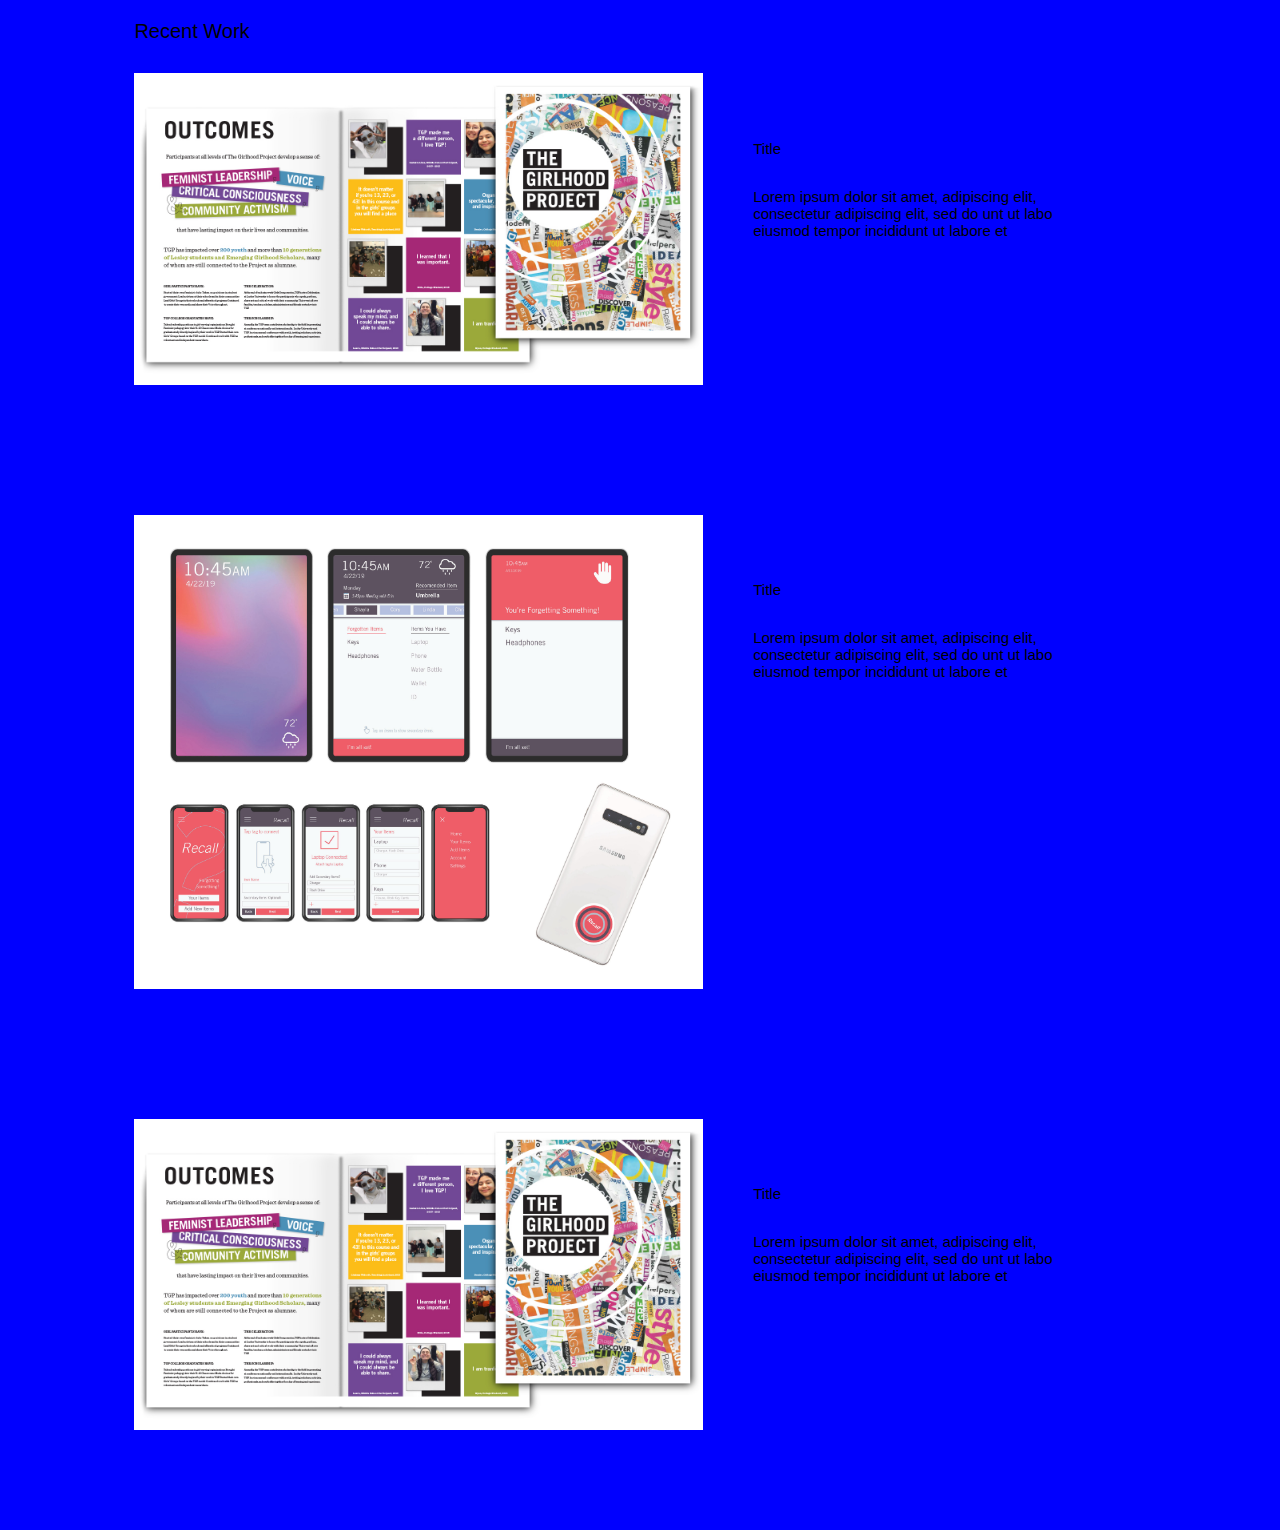
<file: work.html>
<!DOCTYPE html>
<html lang="en">
<head>
    <meta charset="UTF-8">
    <meta name="viewport" content="width=device-width, initial-scale=1.0">
    <title>work</title>
    <link rel="stylesheet" type="text/css" href="work.css">
</head>
<body>


    <div class="recentwork"> Recent Work</div>
    <div work1>
        <img class="images" src="tgp 2_3_20.jpg">
        
    <div class="workdesc">  
        <div class="titles">Title</div>
        <div class="descriptions"> Lorem ipsum dolor sit amet, adipiscing elit, 
            <br>consectetur adipiscing elit, sed do unt ut labo
            <br>eiusmod tempor incididunt ut labore et</div>
    </div>     
    <div work2>
        <img class="images" src="recall.jpg">
        
    <div class="workdesc">  
        <div class="titles">Title</div>
        <div class="descriptions"> Lorem ipsum dolor sit amet, adipiscing elit, 
            <br>consectetur adipiscing elit, sed do unt ut labo
            <br>eiusmod tempor incididunt ut labore et</div>
    </div> 
    <div work3>
        <img class="images" src="tgp 2_3_20.jpg">
        
    <div class="workdesc">  
        <div class="titles">Title</div>
        <div class="descriptions"> Lorem ipsum dolor sit amet, adipiscing elit, 
            <br>consectetur adipiscing elit, sed do unt ut labo
            <br>eiusmod tempor incididunt ut labore et</div>
    </div>     

</div>

</body>
</html>
</file>
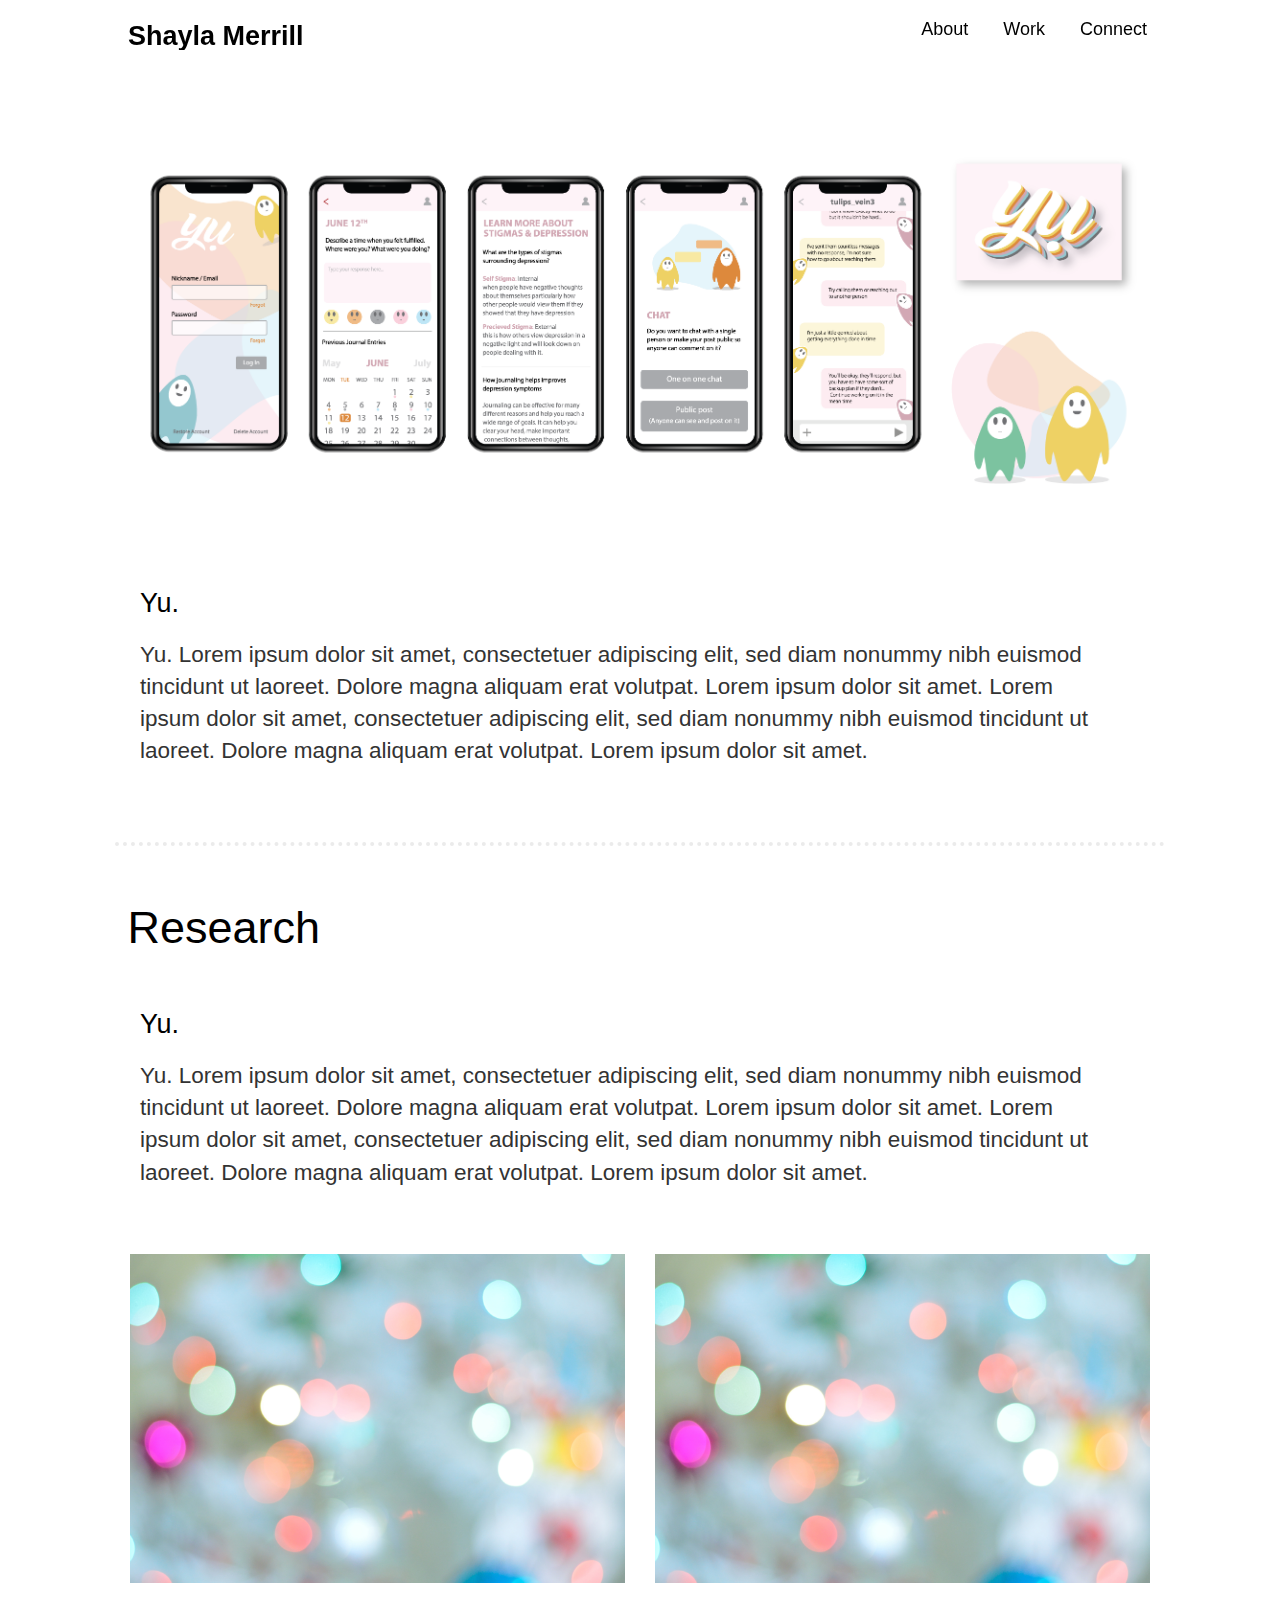
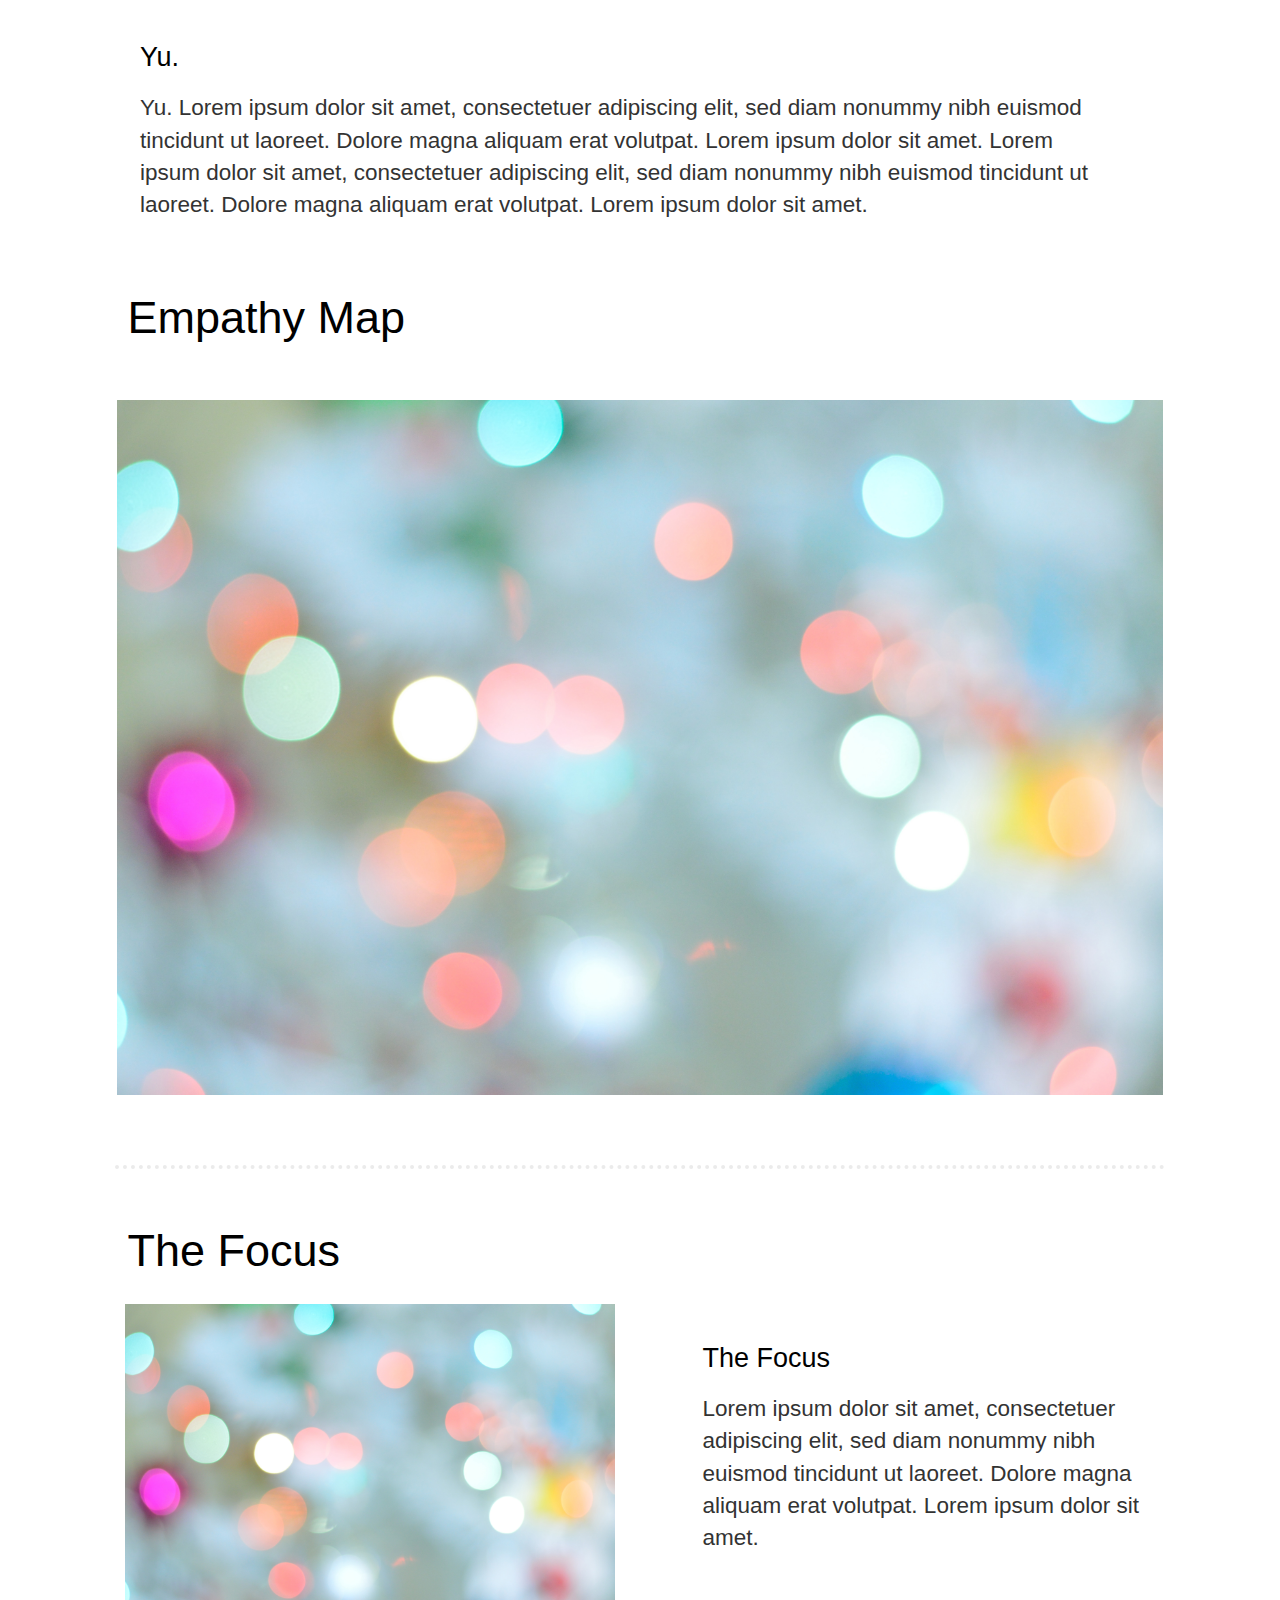
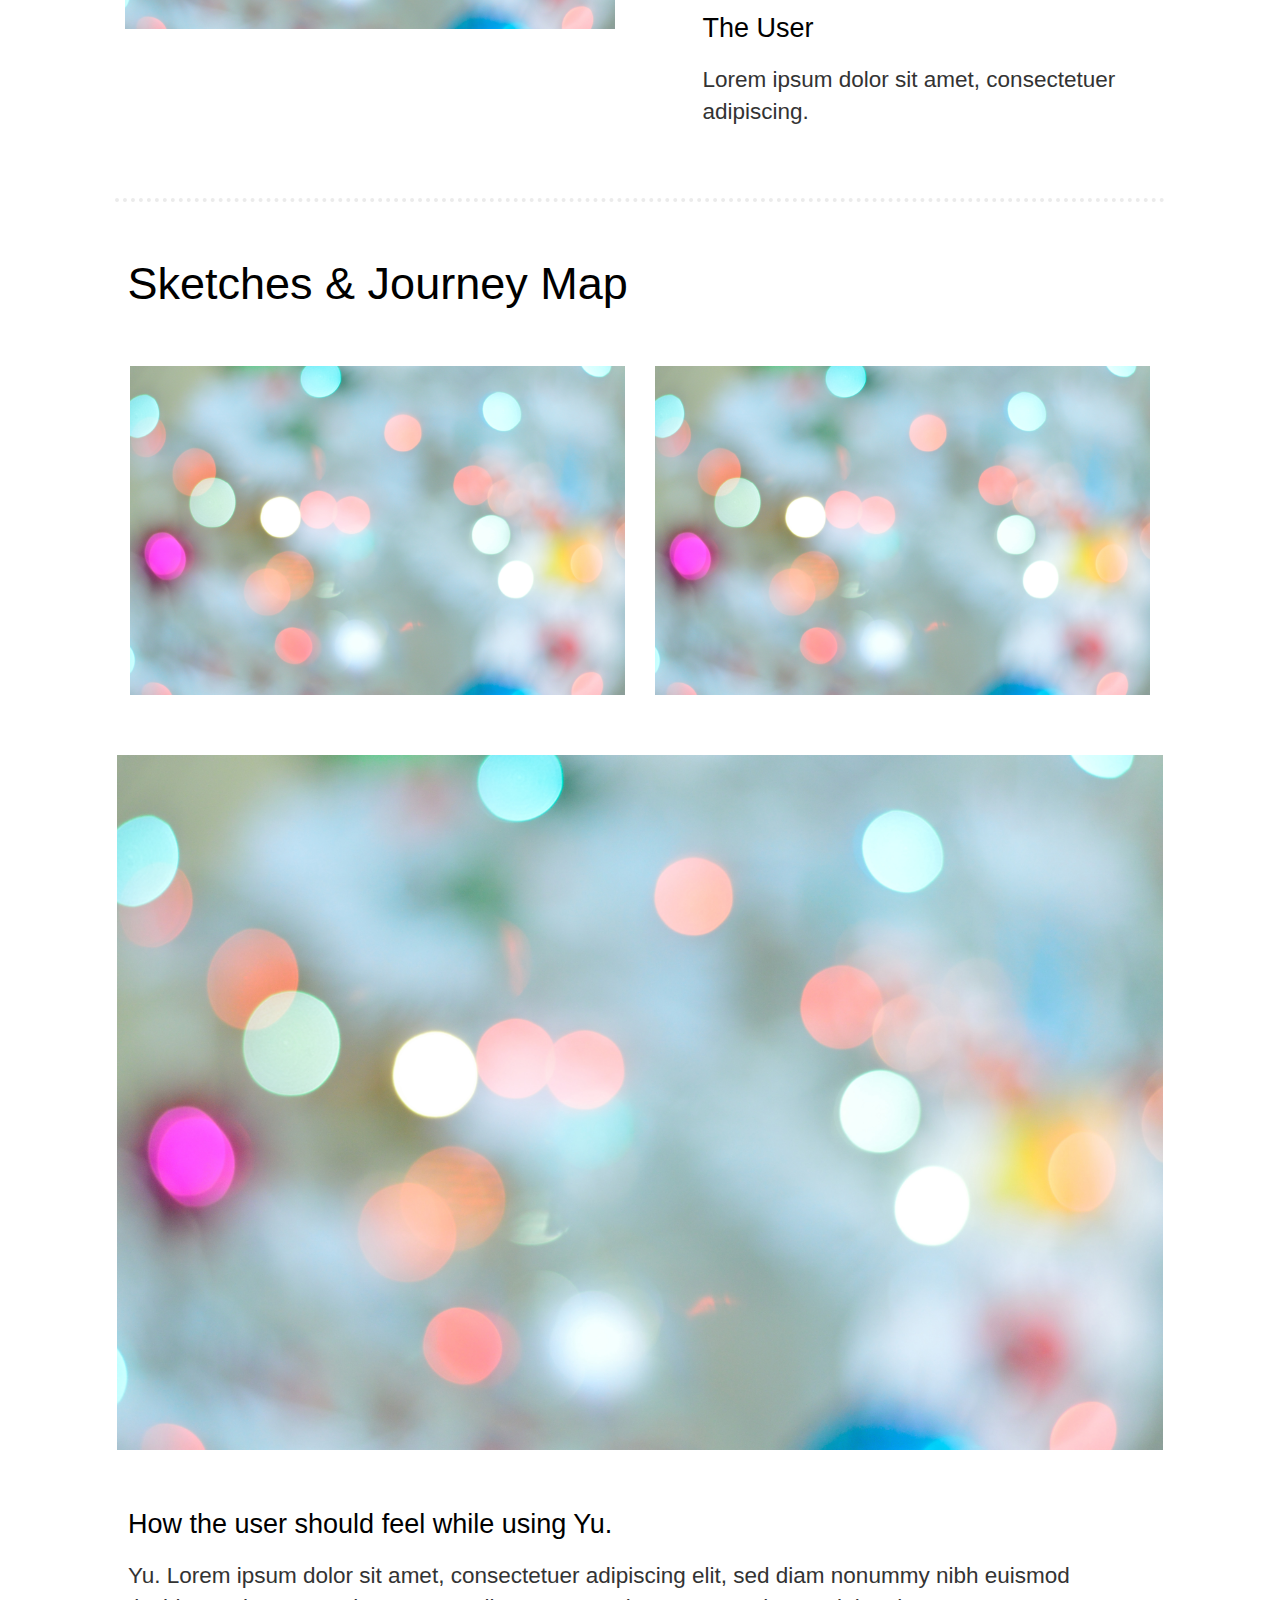
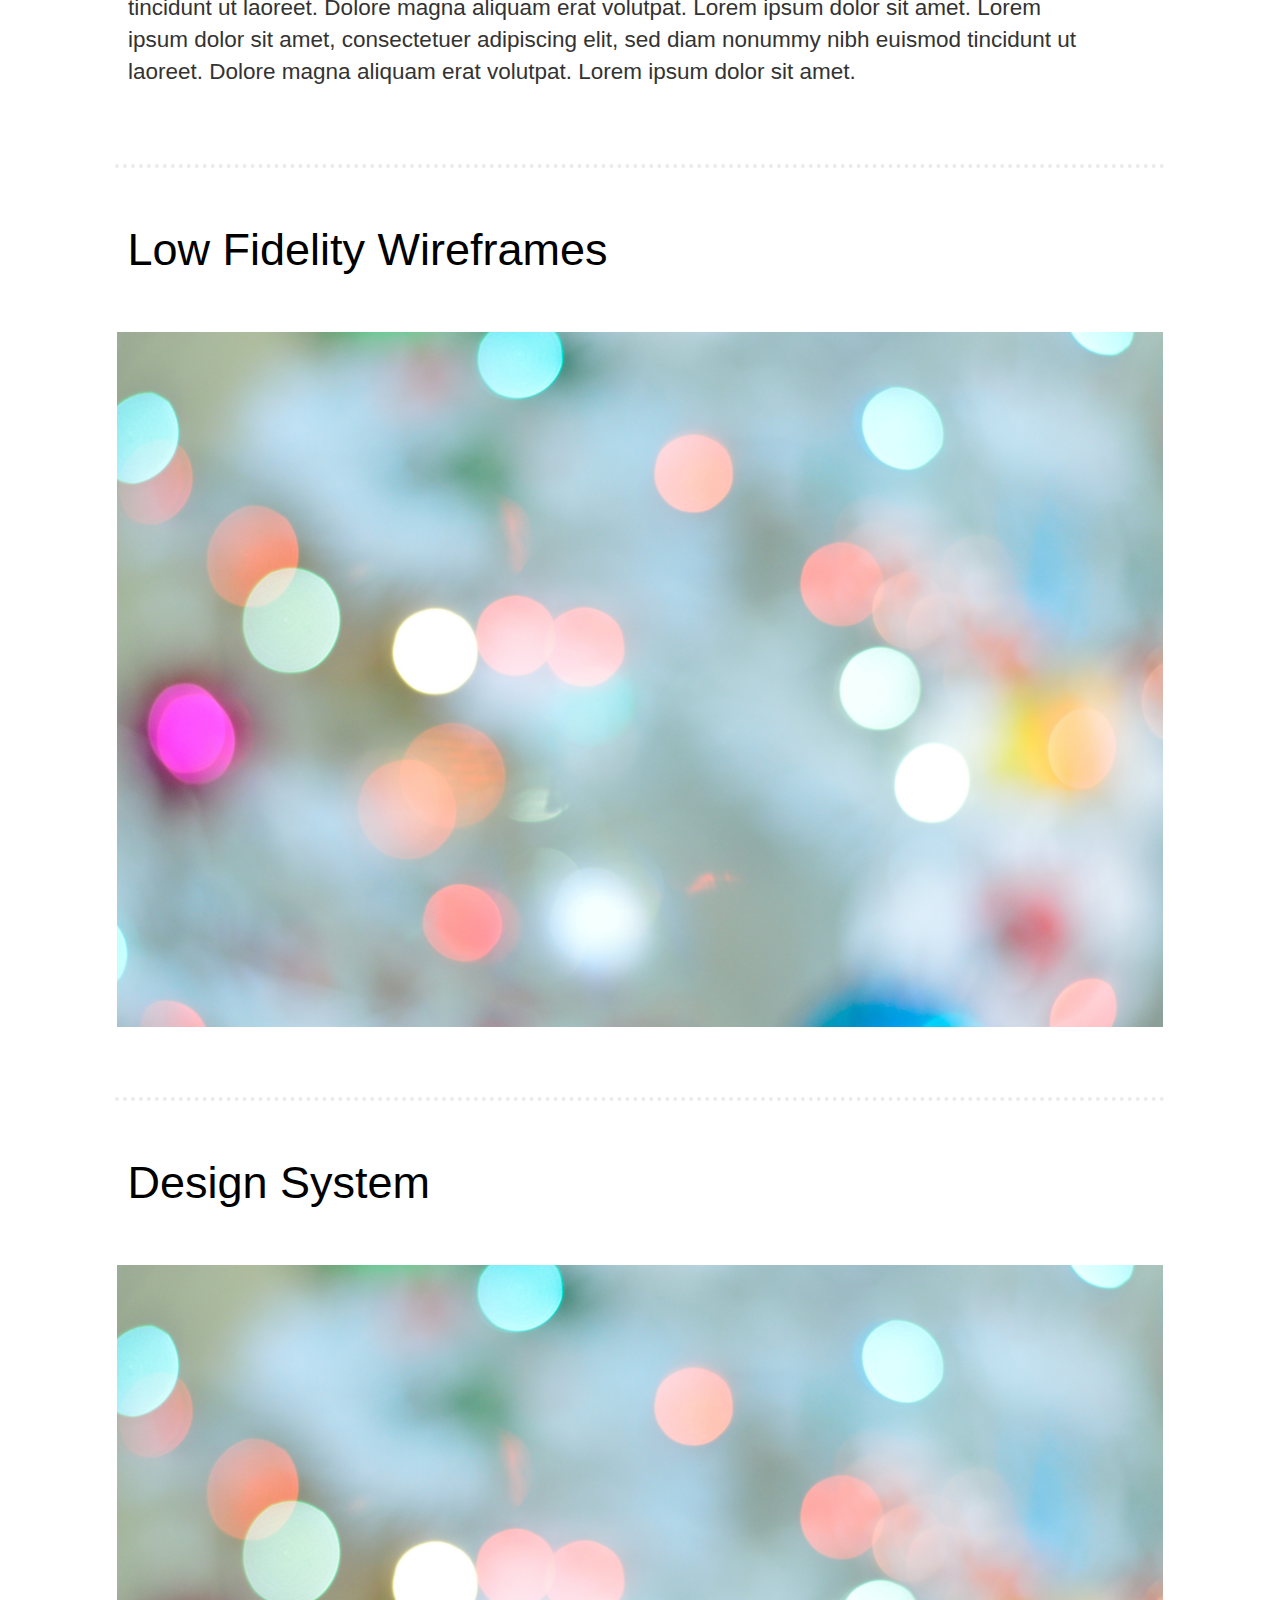
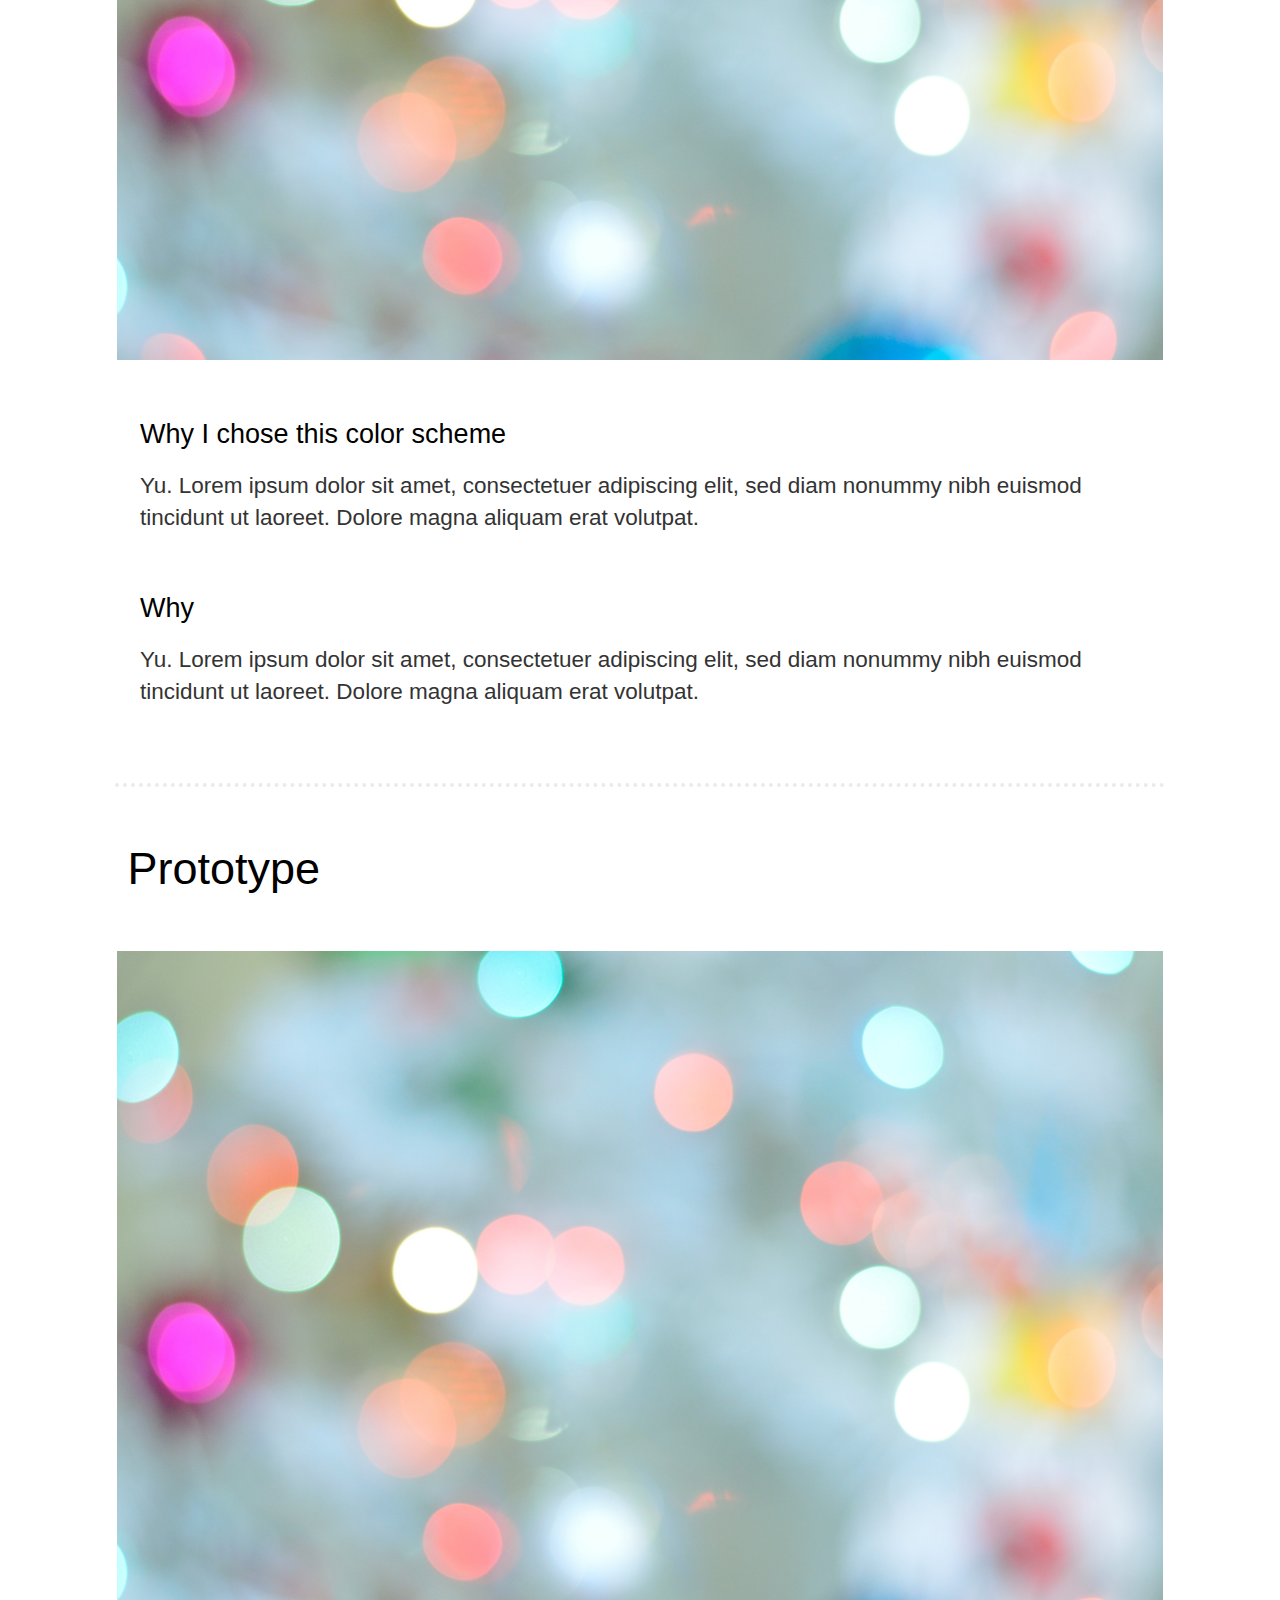
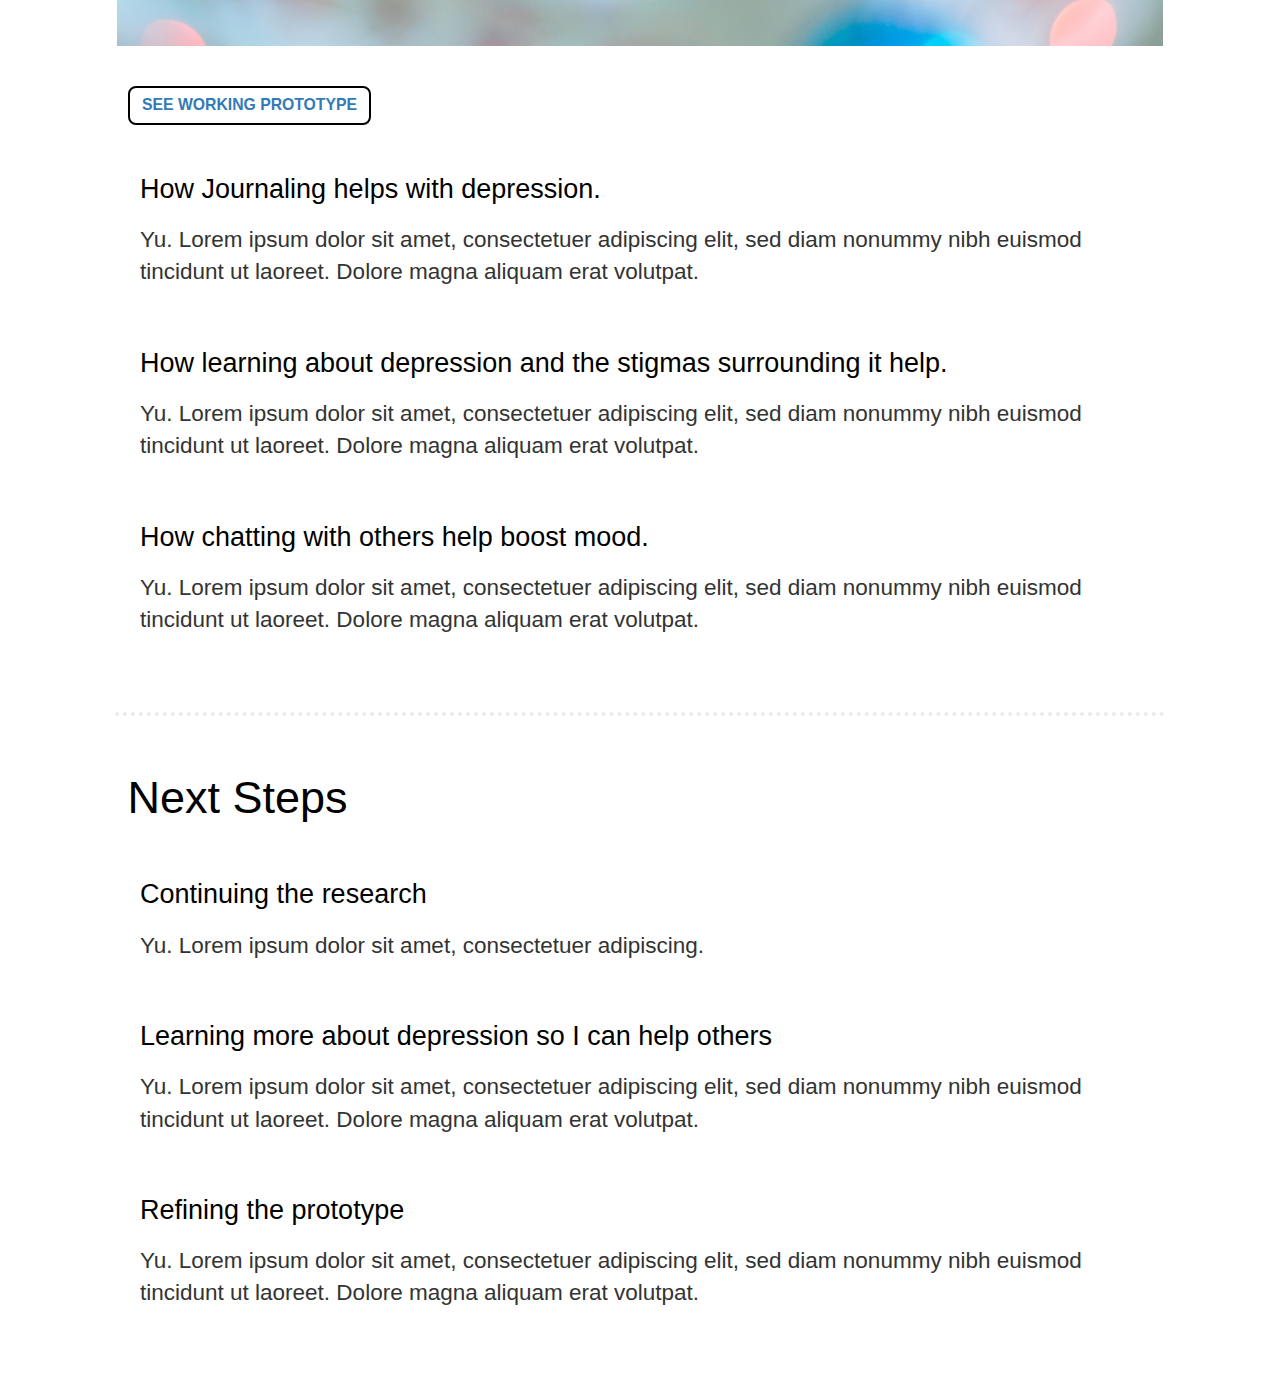
<file: yu_casestudy.html>
<!DOCTYPE html>
<html lang="en">
<head>
    <meta charset="UTF-8">
    <meta name="viewport" content="width=device-width, initial-scale=1"/>
    <meta http-equiv="X-UA-Compatible" content="ie=edge">
    <title>Shayla-designs.com</title>
    <link rel="stylesheet" href="bootstrap.css">
    <link rel="stylesheet" type="text/css" href="casestudies.css">
    

    <script type="text/javascript" src="jquery.js"></script>
    <script type="text/javascript" src="shayladesigns.js"></script>
   

</head>
        <div class="flex-container">
<body>
  
  
<!--<div id="top"></div>-->
    <nav class="nav">
        <div class="nav-left">
            <div class="flex-container3">
                <div class="name"> <a href="index.html"> Shayla Merrill</a></div>

            </div>

        </div>
            <div class="nav-right">
                    <div class="flex-container2">
                                <a class="about" href="#aboutid">About</a> 
                                <a class="work" href="#recent">Work</a>
                               <!-- <a class="play" href="">Play</a> -->
                                <a class="contact" href="#contact">Connect</a>
                    </div>
                </div>
        </div>
    </nav>

    <div id="work">
        <div class="container">  
    
      <div class="row">

        <div class="images" >
            <img class="col-lg-12" src="yu.png"  > 
            </div>

                
            </div>
       
            <div class="descriptions">
                <h2 class="titles">Yu.</h2>
                <p class="desc">Yu.
                    Lorem ipsum dolor sit amet, consectetuer adipiscing elit, sed diam nonummy nibh euismod tincidunt ut laoreet. Dolore magna aliquam erat volutpat. Lorem ipsum dolor sit amet.
                    Lorem ipsum dolor sit amet, consectetuer adipiscing elit, sed diam nonummy nibh euismod tincidunt ut laoreet. Dolore magna aliquam erat volutpat. Lorem ipsum dolor sit amet.
                </p>
               <!-- <a href=" " class="btn" style="margin-left: 0px;">SKIP TO DEMO</a> -->
            </div>

            <hr>
    
            <div class="heading"> Research</div>
    
            <div class="descriptions">
                <h2 class="titles">Yu.</h2>
                <p class="desc">Yu.
                    Lorem ipsum dolor sit amet, consectetuer adipiscing elit, sed diam nonummy nibh euismod tincidunt ut laoreet. Dolore magna aliquam erat volutpat. Lorem ipsum dolor sit amet.
                    Lorem ipsum dolor sit amet, consectetuer adipiscing elit, sed diam nonummy nibh euismod tincidunt ut laoreet. Dolore magna aliquam erat volutpat. Lorem ipsum dolor sit amet.
                </p>
                </div>


            <div class="images" >
                    <img class="col-md-6" src="filler.jpg"  > 
                    <img class="col-md-6" src="filler.jpg"  > 
                </div>   
                
                <div class="descriptions">
                    <h2 class="titles">Yu.</h2>
                    <p class="desc">Yu.
                        Lorem ipsum dolor sit amet, consectetuer adipiscing elit, sed diam nonummy nibh euismod tincidunt ut laoreet. Dolore magna aliquam erat volutpat. Lorem ipsum dolor sit amet.
                        Lorem ipsum dolor sit amet, consectetuer adipiscing elit, sed diam nonummy nibh euismod tincidunt ut laoreet. Dolore magna aliquam erat volutpat. Lorem ipsum dolor sit amet.
                    </p>
                    </div>    
                
        <div class="heading"> Empathy Map</div>            
                    
        <div class="row">

            <div class="images" >
                <img class="col-lg-12" src="filler.jpg"  > 
                </div>
    
                    
                </div>
        <hr>
    
        <div class="heading"> The Focus</div>
        <div id="work">
            <div class="container">
                <div class="row">
                    <div class="col-md-6">
                        <img src="filler.jpg" class="img-responsive" alt="about img">
                    </div>
                    <div class="col-md-5">
                        <h2 class="titles">The Focus</h2>
                        <p class="desc">Lorem ipsum dolor sit amet, consectetuer adipiscing elit, sed diam nonummy nibh euismod tincidunt ut laoreet. Dolore magna aliquam erat volutpat. Lorem ipsum dolor sit amet.</p>
                        
                        <h2 class="titles">The User</h2>
                        <p class="desc">Lorem ipsum dolor sit amet, consectetuer adipiscing.</p>
                       
                    </div>
                </div>
            </div>
        </div>  

        <hr>
    
        <div class="heading"> Sketches & Journey Map</div>
        <div class="images" >
            <img class="col-md-6" src="filler.jpg"  > 
            <img class="col-md-6" src="filler.jpg"  > 
        </div>
        <div class="row">

            <div class="images" >
                <img class="col-lg-12" src="filler.jpg"  > 
                </div>
                
                <div class="descriptions">
                    <h2 class="titles">How the user should feel while using Yu.</h2>
                    <p class="desc">Yu.
                        Lorem ipsum dolor sit amet, consectetuer adipiscing elit, sed diam nonummy nibh euismod tincidunt ut laoreet. Dolore magna aliquam erat volutpat. Lorem ipsum dolor sit amet.
                        Lorem ipsum dolor sit amet, consectetuer adipiscing elit, sed diam nonummy nibh euismod tincidunt ut laoreet. Dolore magna aliquam erat volutpat. Lorem ipsum dolor sit amet.
                    </p>
                    </div>
                    
                </div>
    <hr>
         <div class="heading"> Low Fidelity Wireframes</div>   
         <div class="row">
        
             <div class="images" >
                <img class="col-lg-12" src="filler.jpg"  > 
                </div>   
            </div> 
        <hr>
        <div class="heading"> Design System</div>   
        <div class="row">

            <div class="images" >
                <img class="col-lg-12" src="filler.jpg"  > 
                </div>   
            </div>   
            <div class="descriptions">
                <h2 class="titles">Why I chose this color scheme</h2>
                <p class="desc">Yu.
                    Lorem ipsum dolor sit amet, consectetuer adipiscing elit, sed diam nonummy nibh euismod tincidunt ut laoreet. Dolore magna aliquam erat volutpat.
                </p>
                <h2 class="titles">Why </h2>
                <p class="desc">Yu.
                    Lorem ipsum dolor sit amet, consectetuer adipiscing elit, sed diam nonummy nibh euismod tincidunt ut laoreet. Dolore magna aliquam erat volutpat. 
                </p>
                </div>

        
        <hr>
        <div class="heading"> Prototype</div>   
        <div class="row">

            <div class="images" >
                <img class="col-lg-12" src="filler.jpg"  > 
                </div>  
               <a href=" " class="btn ">SEE WORKING PROTOTYPE</a>
            </div> 
            <div class="descriptions">
                <h2 class="titles">How Journaling helps with depression.</h2>
                <p class="desc">Yu.
                    Lorem ipsum dolor sit amet, consectetuer adipiscing elit, sed diam nonummy nibh euismod tincidunt ut laoreet. Dolore magna aliquam erat volutpat.
                </p>
                <h2 class="titles">How learning about depression and the stigmas surrounding it help. </h2>
                <p class="desc">Yu.
                    Lorem ipsum dolor sit amet, consectetuer adipiscing elit, sed diam nonummy nibh euismod tincidunt ut laoreet. Dolore magna aliquam erat volutpat. 
                </p>
                <h2 class="titles">How chatting with others help boost mood. </h2>
                <p class="desc">Yu.
                    Lorem ipsum dolor sit amet, consectetuer adipiscing elit, sed diam nonummy nibh euismod tincidunt ut laoreet. Dolore magna aliquam erat volutpat. 
                </p>
                </div>

                <hr>
                <div class="heading"> Next Steps</div>
                <div class="descriptions">
                    <h2 class="titles">Continuing the research</h2>
                    <p class="desc">Yu.
                        Lorem ipsum dolor sit amet, consectetuer adipiscing.
                    </p>
                    <h2 class="titles">Learning more about depression so I can help others</h2>
                    <p class="desc">Yu.
                        Lorem ipsum dolor sit amet, consectetuer adipiscing elit, sed diam nonummy nibh euismod tincidunt ut laoreet. Dolore magna aliquam erat volutpat. 
                    </p>
                    <h2 class="titles">Refining the prototype</h2>
                    <p class="desc">Yu.
                        Lorem ipsum dolor sit amet, consectetuer adipiscing elit, sed diam nonummy nibh euismod tincidunt ut laoreet. Dolore magna aliquam erat volutpat. 
                    </p>
                    </div>
</body>
</html>
</file>
<file: style.css>
/*body*/
 
body {
    background-color: rgb(255, 255, 255);

}

        .flex-container {
          display: flex;
          align-content: center;
       

        }

        .flex-container > div {
          width: auto;
          height: 60px;
    
        }
        .flex-container2 {
          display: flex;
          width: auto;
          height: 100%;
         /*background-color: magenta;*/
        }

        .flex-container3 {
            display: flex;
            
            height: 100%;
            /*background-color: orangered;*/
          }
       

        .nav{
            background-color: rgba(255, 255, 255, 0.9);
            height: auto;
            margin-bottom: 10px;
            padding-bottom: 18px;
            overflow: hidden;
            position: fixed;
            top: 0px;
            left: 0;
            right: 0;
            width: 100%;
            align-items: center;
            z-index: 3;
        }

 /*Nav*/ .nav-right{
            float:right;
            align-items: right;
            margin-right: 10%;
            margin-top: 12px;
            display: inline-flex;
        }

/*name*/  .nav-left{
            float:left;
            align-items: center;
            margin-left: 10%;
            display: inline-flex;
        }


        .name{
            padding-top: 5px;
            padding-right: 10px;
            padding-bottom: 5px;
            display:block;
            /*background-color: grey;*/
            width: auto;
            height: 20px;
            margin-top:12px;
            font-family: Arial, Helvetica, sans-serif;
            font-weight: bold;
            font-size: 3vmin;
        }


        /*nav style*/  .nav a{
                        text-decoration: none;
                        color:black; 
        
                        }
     

        .about{
            padding-top: 5px;
            padding-right: 5px;
            padding-bottom: 5px;
            padding-left: 10px;
            display: block;
           /* background-color: grey;*/
            width: auto;
            height: 20px;
            margin-right: 20px;
            font-family: Arial, Helvetica, sans-serif;
            font-size: 2vmin;
        }

        .work{
            padding-top: 5px;
            padding-right: 5px;
            padding-bottom: 5px;
            padding-left: 10px;
            display: block;
           /* background-color: grey;*/
            width: auto;
            height: 20px;
            margin-right: 20px;
            font-family: Arial, Helvetica, sans-serif;
            font-size: 2vmin;
        }

        .play{
            padding-top: 5px;
            padding-right: 5px;
            padding-bottom: 5px;
            padding-left: 10px;
            display: block;
            /*background-color: grey;*/
            width: auto;
            height: 20px;
            margin-right: 20px;
            font-family: Arial, Helvetica, sans-serif;
            font-size: 2vmin;
        }

        .contact{
            padding-top: 5px;
            padding-right: 5px;
            padding-bottom: 5px;
            padding-left: 10px;
            display: block;
            /*background-color: grey;*/
            width: auto;
            height: 20px;
            
            font-family: Arial, Helvetica, sans-serif;
            font-size: 2vmin;
        }
          
          /* visited link */
          a:visited {
            color: black;
          }
          
          /* mouse over link */
          a:hover {
            color: rgb(142, 187, 70);
          }

#list {
    z-index: 3;
}

.list {
    color: rgb(96, 133, 235);
    float: right;
    font-size: 3vmin;
    font-family: -apple-system, BlinkMacSystemFont, 'Segoe UI', Roboto, Oxygen, Ubuntu, Cantarell, 'Open Sans', 'Helvetica Neue', sans-serif;
    font-weight: 400;
    text-align: left;
    left: 480px;
    top: 225px;
    position: absolute;
    display: none;
    line-height: 25px;
    background-color: rgb(255, 255, 255, .5);

}



#creative {
    color: black;
    margin-left: 10px;
    display: inline-flex;
    border-bottom: dotted;
    border-width: .1em;
    border-color:  rgb(233, 120, 177);
}

#creative:hover {
    color: rgb(233, 120, 177);
}

#insightful {
    color: black;
    display: block;
    float: left;
    margin-top: auto;
    border-bottom: dotted;
    border-width: .1em;
    border-color:  rgb(255, 190, 93);
  
}

#insightful:hover {
    color: rgb(255, 190, 93);
}
#multiskilled {
    color: black;
    margin-left: 10px;
    margin-right: 10px;
    display: inline-block;
    float: left;
    margin-top: auto;
    border-bottom: dotted;
    border-width: .1em;
    border-color:  rgb(96, 133, 235);
}

#multiskilled:hover {
    color: rgb(96, 133, 235);
}


#ampersand {
    color: black;
    float:left;
    display: inline-block;
    margin-top: auto;
    margin-left: 10px;
}






/*circles*/


.circles {
	display: block;
	float: right;
}

#circlescontainer {
	width: 525px;
	height:300px;
	position:fixed;
	right: 0;
	z-index:4;
  top:45px;
  margin-right:10%;

}


#circle1 {
	position: relative;
}

#circle2 {
	position:relative;
}

#circle3 {
	position:relative;
}

#circle4 {
	position:relative;
}

#circle5 {
	position:relative;
}

#circle6 {
	position:relative;
}
#circle7 {
	position:relative;
}

#circle8 {
	position:relative;
}

#circle9 {
	position:relative;
}

#circle10 {
	position:relative;
}

#circle11 {
	position:relative;
}

#circle12 {
	position:relative;
}

#circle13 {
	position:relative;
}

#circle14 {
	position:relative;
}

#circle15 {
	position:relative;
}




/* This is where the body contents starts*/

.contents{
 /*background-color: lightpink;*/
   height: 600px;
    margin-left:10%;
    margin-right: 10%;
    display: block;
    margin-top: 90px;
    z-index: 2;

        }

     
h1 {   
    
font-size: 6vmin;
font-family: -apple-system, BlinkMacSystemFont, 'Segoe UI', Roboto, Oxygen, Ubuntu, Cantarell, 'Open Sans', 'Helvetica Neue', sans-serif;
font-weight: 400;
letter-spacing: 2px;
display: inline-block;
z-index: 1;
color: black;
}



.ilove {
    float: right;
    font-size: 3.75vmin;
    font-weight: 200;
    letter-spacing: 1.5px;
    line-height: 4.75vmin;
    text-align: right;
    margin-top: 45px;
    /*margin-top: 75px;*/
    position: relative;
    z-index: 1;
    color: black;
    
}


h3 {   
    
    font-size: 6vmin;
    font-family: -apple-system, BlinkMacSystemFont, 'Segoe UI', Roboto, Oxygen, Ubuntu, Cantarell, 'Open Sans', 'Helvetica Neue', sans-serif;
    font-weight: 400;
    letter-spacing: 2px;
    top: 25%;
    margin-bottom: 75px;
    color: black;
    }

/*
    .location {
        font-size: 2.2vmin;
        font-family: -apple-system, BlinkMacSystemFont, 'Segoe UI', Roboto, Oxygen, Ubuntu, Cantarell, 'Open Sans', 'Helvetica Neue', sans-serif;
        font-weight: 400;
        line-height: 18px;
        display: inline-block;
        width: 166px;
        position: absolute;
        text-decoration: none;
        color: black;
        margin-top: 75px;
    }*/

    .contactme {
    
       
        font-size: 2.2vmin;
        font-family: -apple-system, BlinkMacSystemFont, 'Segoe UI', Roboto, Oxygen, Ubuntu, Cantarell, 'Open Sans', 'Helvetica Neue', sans-serif;
        font-weight: 200;
        line-height: 3.5vmin;
        display: inline-block;
        width: 300px;
        position: absolute;
        text-decoration: none;
        color: black;
        margin-top: 76px;
    }


/*

.wrapper { 
    display:none;
    position: absolute;
    left: 23%;
    top: 66%;
    width: 33%;
    transform: translate(-50%, -50%);
    z-index: -1;
}

text {
    fill: #B41F24;
    animation: animate4 1s;

}

@keyframes animate4 {
    0% {
        fill-opacity: 0;
    }
    
}

circle {
    fill:none;
    animation: animate3 .75s;
    animation-delay: 1.4s;
    animation-iteration-count: 1;
    animation-fill-mode: forwards;
    transition: ease-in-out;
    animation-iteration-count: 1;

}

@keyframes animate3 {
    0% {
        opacity: 0%;}
    100% {
        opacity: 100%; 
        fill: #B41F24;}
}


.st2 {
    stroke: #B41F24;
    stroke-dasharray: 1200;
    animation: animate2 1.5s;
    
}
@keyframes animate2 {
    0% {
        stroke-dashoffset: -1200;
    }
}
   
.st0 {
    stroke: #233D7B ;
    stroke-dasharray: 1800;
    animation: animate 1.7s cubic-bezier(.17,.67,.83,.67)

}
@keyframes animate {
    0% {
        stroke-dashoffset: 1800;}
}

*/


.hand {
    width: 100%;
    font-size: 6.5vmin;
    float: right;
    color: rgb(124, 124, 124);
    text-align: center;
    margin-top: 55px;
    height: auto;
    position: relative;
    animation-name: hand;
    animation-duration: 1.2s;
    transition: ease;
    animation-iteration-count: infinite;
}


@keyframes hand {
  0%   {left:0px; top:0px;}
  25%  {left:0px; top:0px;}
  50%  {left:0px; top:10px;}
  75%  {left:0px; top:0px;}
  100% {left:0px; top:0px;}
}


.insight { 
    position: absolute;
    left: 65%;
    top: 237px;
    transform: translate(-50%, -50%);
    z-index: -1;
    width: 18%;
    display:none;
}

  
    
  /*light*/
.cls-4 {
    opacity:0%;
    animation: animation-name .25s;
    animation-delay: 1s;
    animation-fill-mode: forwards;
    transition: ease-in-out;
    animation-iteration-count: 1;
    
  
     
    
}

@keyframes animation-name {
    0% {
        opacity:0%;}
    

    100% {
        opacity:100%;
        fill:#feef47;
        

    }
    
}




  /*bulb fill*/
  .cls-3 { 
    fill:none;
    animation: animate13 .5s;
    animation-delay: .75s;
    animation-iteration-count: 1;
    animation-fill-mode: forwards;
    transition: ease-in-out;
    animation-iteration-count: 1;

}
@keyframes animate13 {
    0% {
        opacity: 0%;}
    100% {
        opacity: 100%; fill: #ffffd8;}
}


  /*bulb*/
.cls-2 {
    
    stroke-dasharray: 800;
    animation: animate12 1.2s;
    
    
}
@keyframes animate12 {
    0% {
        stroke-dashoffset: 800;
        fill:#feee47;
    }
}

  /*brain*/
.cls-1 {
    stroke-dasharray: 600;
    animation: animate12 1.1s;
    
}
@keyframes animate12 {
    0% {
        stroke-dashoffset: -800;
    }
}



  
#about {
    padding-top: 50px;
  
    height: auto;
    display: inline-block;
  
  }
  
  #about .aboutcontainer {
  
    margin-right: 10%;
    margin-bottom: 80px;
  
  }
 

  #about .col-md-5 {
    padding: 0;
    font-size: 2.5vmin;
    font-family: -apple-system, BlinkMacSystemFont, 'Segoe UI', Roboto, Oxygen, Ubuntu, Cantarell, 'Open Sans', 'Helvetica Neue', sans-serif;
    font-weight: 200;
    color: black;
    float: right;

   
  }
  
  .abouttitle{
    float:left;
    padding-left: 20%;
    font-size: 3vmin;
    font-family: -apple-system, BlinkMacSystemFont, 'Segoe UI', Roboto, Oxygen, Ubuntu, Cantarell, 'Open Sans', 'Helvetica Neue', sans-serif;
    font-weight: 500;
    color: black;
    display:block;
    width: 100%;
    text-align:left;
    margin-bottom:20px;
    margin-top: 0px;
  }
  
  .aboutdesc {
    float:right;
    width: 90%;
    margin-top: 10px;
    text-align:left;
    font-family: -apple-system, BlinkMacSystemFont, 'Segoe UI', Roboto, Oxygen, Ubuntu, Cantarell, 'Open Sans', 'Helvetica Neue', sans-serif;
    font-weight: 300;
    font-size: 2.5vmin;
    padding-left: 10%;
   
  }
  
  .aboutrow {
    margin-bottom: 20px;
    height:400px;
  }
  
  #aboutmee {
    margin-top:80px;
 
}


.aboutme {
    font-size: 5vmin;
    font-family: -apple-system, BlinkMacSystemFont, 'Segoe UI', Roboto, Oxygen, Ubuntu, Cantarell, 'Open Sans', 'Helvetica Neue', sans-serif;
    font-weight: 500;
    display: block;
    text-decoration: none;
    color: black;
    margin-left: 10%;


  }


/* recent work & contact */


#recent {
  margin-top: 80px;

}


#recentworks {
    
    margin-top:80px;
    align-content: center;
}


.recentwork {
    font-size: 5vmin;
    font-family: -apple-system, BlinkMacSystemFont, 'Segoe UI', Roboto, Oxygen, Ubuntu, Cantarell, 'Open Sans', 'Helvetica Neue', sans-serif;
    font-weight: 500;
    display: block;
    text-decoration: none;
    color: black;
    margin-left: 10%;
    margin-bottom: 50px;

  }
  
  
  
  
  .btn {
    background: transparent;
    border: 2px solid rgb(0, 0, 0);
    border-radius: 8px;
    box-shadow: none;
    padding: 6px 12px;
    font-size: 1.75vmin;
    font-family: -apple-system, BlinkMacSystemFont, 'Segoe UI', Roboto, Oxygen, Ubuntu, Cantarell, 'Open Sans', 'Helvetica Neue', sans-serif;
    font-weight: 700;
    transition: all 0.4s ease-in-out;
    float:left;
  }
  
  .btn:hover {
    background: black;
    border-color: transparent;
    color: white;
  }
  
  
  #work {
    padding-top: 50px;
    padding-bottom: 50px;
  
  }
  
  #work .container {
    margin-left: 8%;
    margin-right: 8%;
    margin-bottom: 60px;
    width: auto;
  }
  
  #work .col-md-4 {
    padding: 0;
    font-size: 2.5vmin;
    font-family: -apple-system, BlinkMacSystemFont, 'Segoe UI', Roboto, Oxygen, Ubuntu, Cantarell, 'Open Sans', 'Helvetica Neue', sans-serif;
    font-weight: 200;
    color: black;
     }



  #work img{
    width: 100%;
    
    
  }


  .titles{
    float:left;
    margin-left: 15%;
    font-size: 3vmin;
    font-family: -apple-system, BlinkMacSystemFont, 'Segoe UI', Roboto, Oxygen, Ubuntu, Cantarell, 'Open Sans', 'Helvetica Neue', sans-serif;
    font-weight: 500;
    color: black;
    align-content: center;
    display:inline-block;
    width: auto;
    text-align:left;
    margin-bottom:20px;
    margin-top: 0px;

  
  }
  
  .desc {
    float:left;
    margin-left: 15%;
    width: 100%;
    margin-top: 0;
  }
  
  .row {
    margin-right: 10%;
  }
  
  
  #work .btn {
    margin-top: 20px;
    margin-left: 15%;
  }
  
  
  hr { 
    display: block;
    margin-top: 0;
    margin-bottom: 0;
    height: auto;
    margin-left: 8%;
    margin-right: 8%;
    border-bottom: dotted;
    border-top: none;
    border-left: none;
    border-right: none;
    border-width: .3em;
    border-color: rgb(235, 235, 235);
  } 
  


  
  /* contact me starts here*/
   
            /* visited link */
            a {color: black;            
            }
            a:visited {
              color: black;
              
            }
            
            /* mouse over link */
            a:hover {
              color: rgb(142, 187, 70);
            }
  
  
  #containercontact {
    width:auto;
    margin-left: 10%;
    position:relative;
    margin-top: 80px;
    margin-bottom: 80px;

  }
  
  .youcan {
    display:block;
    color: rgb(0, 0, 0);
    font-size: 2.5vmin;
    font-weight: 500;
    line-height: 2vmin;
    margin-bottom: 25px;
    width: auto;
    font-family: -apple-system, BlinkMacSystemFont, 'Segoe UI', Roboto, Oxygen, Ubuntu, Cantarell, 'Open Sans', 'Helvetica Neue', sans-serif;
  }
  
  .connectwm {
    color: black;
    display: block;
    font-family:-apple-system, BlinkMacSystemFont, 'Segoe UI', Roboto, Oxygen, Ubuntu, Cantarell, 'Open Sans', 'Helvetica Neue', sans-serif;
    font-size: 5vmin;
    font-weight: 500;
    margin-bottom: 50px;
    width: auto;
    border-bottom: none;
  }
  
  .contactinfo {
    display:block;
    color: rgb(0, 0, 0);
    font-size: 2.5vmin;
    font-weight: 300;
    line-height: 2vmin;
    width: auto;
    font-family: -apple-system, BlinkMacSystemFont, 'Segoe UI', Roboto, Oxygen, Ubuntu, Cantarell, 'Open Sans', 'Helvetica Neue', sans-serif;
  }
  
  
/* top*/

#top {
  top:0;
  z-index: -1;
  height:0px;
}


/* Footer */

.footer {
        background-color: rgba(255, 255, 255, 0.9);
        height: 40px;
        margin-bottom: 10px;
        margin-bottom: 20px;
        overflow: hidden;
        bottom: 0px;
        left: 0;
        right: 0;
        width: auto;
        align-items: center;
        z-index: 3;
        text-align:center;
    }

.copyright {
    text-align: center;
    font-size: 1.5vmin;
    font-family: -apple-system, BlinkMacSystemFont, 'Segoe UI', Roboto, Oxygen, Ubuntu, Cantarell, 'Open Sans', 'Helvetica Neue', sans-serif;
    padding-top:20px;
    width: auto;

}

img {
  pointer-events: none;
  width: auto;
}

.replace {
  visibility: hidden;
}

@media (max-width: 400px) {
  .contactme{
     display: block;
     float: left;
     top: 260px;
     font-size: 14px;
  }

}

@media (max-width: 400px) {
  hr {
      display: none;
  }
} 

@media (max-width: 400px) {
  .nav-right {
      display: none;
  }
}  

@media (max-width: 1000px) {
  .contents {
    width: 100%;
    height: auto;
    margin-top: 100px;
    display: none;
  
  }
}

@media (max-width: 378px) {
  .replace {
          visibility: visible;
          font-size: 5vmin;
          line-height: 30px;
          margin-left: -60;
          margin-left: 0;
          color: rgb(0, 0, 0);
          float: left;
  }
}

@media (max-width:400px){
  .nav {
    width:100%;
  }
}

@media (max-width:400px){
  .nav-left {
    margin-left: 5%;
  }
}

@media (max-width:400px){
  #about {
    margin-left: 5%;
    width: 100vw;
    padding-top: 20px;
  }
}

@media (max-width:400px){
  .aboutme {
    margin-left: 5%;
   
  }
}
@media (max-width:400px){
  #aboutrow {
    margin-left: 5%;
    margin-right: 5% ;
  }
}

@media (max-width:400px){
  #about .col-md-6 {
    padding: 0;
    font-size: 2.5vmin;
    font-family: -apple-system, BlinkMacSystemFont, 'Segoe UI', Roboto, Oxygen, Ubuntu, Cantarell, 'Open Sans', 'Helvetica Neue', sans-serif;
    font-weight: 200;
    color: black;
    float: right;
    width: 63%;
    align-content: center;
  
   
  }
}


.hover_circles {
  width:200px;
  height: auto;
  font-size: 6.5vmin;
  position: absolute;
  margin-top: 60px;
  padding-right: 71%;
  text-align: center;
  float: left;
  color: rgb(233, 120, 177, 0.7);
  animation-name: hover_circles;
  animation-duration:1.5s;
  transition: ease;
  animation-iteration-count: 2;
  animation-fill-mode: forwards;
  transform: rotate(180deg);
  z-index: 3;
  display: none;

}

@keyframes hover_circles{
0%   {left:0px; top:0px; opacity: 0%;}
100% {left:250px; top:0px;opacity: 100%;}
}



#gototop {
  width: 50px;
  height: 50px;
  position: fixed;
  font-size: 6vmin;
  font-family: -apple-system, BlinkMacSystemFont, 'Segoe UI', Roboto, Oxygen, Ubuntu, Cantarell, 'Open Sans', 'Helvetica Neue', sans-serif;
  float: right;
  bottom: 15px;
  left: 95%;
  text-decoration: none;


}

#gototop :hover{
  text-decoration: none;

}
</file>
<file: casestudies.css>
body {
    background-color: rgb(255, 255, 255);

}

        .flex-container {
          display: flex;
          align-content: center;
       

        }

        .flex-container > div {
          width: auto;
          height: 60px;
    
        }
        .flex-container2 {
          display: flex;
          width: auto;
          height: 100%;
         /*background-color: magenta;*/
        }

        .flex-container3 {
            display: flex;
            
            height: 100%;
            /*background-color: orangered;*/
          }
       

        .nav{
            background-color: rgba(255, 255, 255, 0.9);
            height: auto;
            margin-bottom: 10px;
            padding-bottom: 18px;
            overflow: hidden;
            position: fixed;
            top: 0px;
            left: 0;
            right: 0;
            width: 100%;
            align-items: center;
            z-index: 3;
        }

 /*Nav*/ .nav-right{
            float:right;
            align-items: right;
            margin-right: 10%;
            margin-top: 12px;
            display: inline-flex;
        }

/*name*/  .nav-left{
            float:left;
            align-items: center;
            margin-left: 10%;
            display: inline-flex;
        }


        .name{
            padding-top: 5px;
            padding-right: 10px;
            padding-bottom: 5px;
            display:block;
            /*background-color: grey;*/
            width: auto;
            height: 20px;
            margin-top:12px;
            font-family: Arial, Helvetica, sans-serif;
            font-weight: bold;
            font-size: 3vmin;
        }


        /*nav style*/  .nav a{
                        text-decoration: none;
                        color:black; 
        
                        }
     

        .about{
            padding-top: 5px;
            padding-right: 5px;
            padding-bottom: 5px;
            padding-left: 10px;
            display: block;
           /* background-color: grey;*/
            width: auto;
            height: 20px;
            margin-right: 20px;
            font-family: Arial, Helvetica, sans-serif;
            font-size: 2vmin;
        }

        .work{
            padding-top: 5px;
            padding-right: 5px;
            padding-bottom: 5px;
            padding-left: 10px;
            display: block;
           /* background-color: grey;*/
            width: auto;
            height: 20px;
            margin-right: 20px;
            font-family: Arial, Helvetica, sans-serif;
            font-size: 2vmin;
        }

        .play{
            padding-top: 5px;
            padding-right: 5px;
            padding-bottom: 5px;
            padding-left: 10px;
            display: block;
            /*background-color: grey;*/
            width: auto;
            height: 20px;
            margin-right: 20px;
            font-family: Arial, Helvetica, sans-serif;
            font-size: 2vmin;
        }

        .contact{
            padding-top: 5px;
            padding-right: 5px;
            padding-bottom: 5px;
            padding-left: 10px;
            display: block;
            /*background-color: grey;*/
            width: auto;
            height: 20px;
            
            font-family: Arial, Helvetica, sans-serif;
            font-size: 2vmin;
        }
          
          /* visited link */
          a:visited {
            color: black;
          }
          
          /* mouse over link */
          a:hover {
            color: rgb(142, 187, 70);
          }

.btn {
    background: transparent;
    border: 2px solid rgb(0, 0, 0);
    border-radius: 8px;
    box-shadow: none;
    padding: 6px 12px;
    font-size: 1.75vmin;
    font-family: -apple-system, BlinkMacSystemFont, 'Segoe UI', Roboto, Oxygen, Ubuntu, Cantarell, 'Open Sans', 'Helvetica Neue', sans-serif;
    font-weight: 700;
    transition: all 0.4s ease-in-out;
    float:left;
    margin-left: 10%;
    margin-top: 30px;
  }
  
  .btn:hover {
    background: black;
    border-color: transparent;
    color: white;
  }
  

  .titles{
    float:left;
    font-size: 3vmin;
    font-family: -apple-system, BlinkMacSystemFont, 'Segoe UI', Roboto, Oxygen, Ubuntu, Cantarell, 'Open Sans', 'Helvetica Neue', sans-serif;
    font-weight: 500;
    color: black;
    align-content: center;
    display:inline-block;
    width: auto;
    text-align:left;
    margin-bottom:20px;
    margin-top: 50px;

  
  }
  
  .desc {
    float:left;
    width: 100%;
    margin-top: 0;
    font-size: 2.5vmin;
    font-family: -apple-system, BlinkMacSystemFont, 'Segoe UI', Roboto, Oxygen, Ubuntu, Cantarell, 'Open Sans', 'Helvetica Neue', sans-serif;

  }

  #work .container {

    margin-bottom: 60px;
    width: auto;
  }
  
  #work {
   
    margin-top: 50px;
  }




  img {
      width: 81vw;
      display: block;
      margin-left: auto;
      margin-right: auto;
      padding: 10px;
      margin-top: 40px;
      
  }

  .descriptions {
      width: 75vw;
      display: inline-block;
      margin-left: 10%;
      margin-right: 10%; 
      font-size: 3vmin;
  }


  hr { 
    display: block;
    margin-top: 60px;
    margin-bottom: 0;
    margin-left: 8%;
    margin-right: 8%;
    border-style: inset;
    border-width: .5px;
    border-color: rgba(0, 0, 0, 0.144);
  } 

  hr { 
  display: block;
  margin-top: 60px;
  margin-bottom: 0;
  margin-left: 8%;
  margin-right: 8%;
  border-bottom: dotted;
  border-top: none;
  border-left: none;
  border-right: none;
  border-width: .3em;
  border-color: rgb(235, 235, 235);
 
} 

  .heading {
    font-size: 5vmin;
    font-family: -apple-system, BlinkMacSystemFont, 'Segoe UI', Roboto, Oxygen, Ubuntu, Cantarell, 'Open Sans', 'Helvetica Neue', sans-serif;
    font-weight: 500;
    display: block;
    text-decoration: none;
    color: black;
    margin-left: 9% ;
    margin-top: 50px;

  }

  .images {
   margin-left: 8%;
   margin-right: 8%;
  }

  .desc2 {
    float:right;
    display: inline-block;
    width: 40vw;
    padding-top: 200;
    font-size: 2.5vmin;
    font-family: -apple-system, BlinkMacSystemFont, 'Segoe UI', Roboto, Oxygen, Ubuntu, Cantarell, 'Open Sans', 'Helvetica Neue', sans-serif;

  }

.col-md-5{
  padding-left: 5%;
  margin-top: -40px;
  float: left;
}

.col-md-6 .img-responsive{
  padding-left: 16%;
  margin-top: -40px;
  float: left;
}
</file>
<file: connect.css>
/* visited link */
          a {color: black;}
          a:visited {
            color: black;
          }
          
          /* mouse over link */
          a:hover {
            color: rgb(142, 187, 70);
          }


/*_____________________________________________*/

.containercontact {
	max-width:450px;
  width:100%; 
  margin-left: 10%;
  position:relative;
  margin-top: 50px;
}

.youcan {
  display:block;
  color: rgb(0, 0, 0);
	font-size: 18px;
  font-weight: 500;
  line-height: 10px;
  margin-bottom: 25px;
  font-family: -apple-system, BlinkMacSystemFont, 'Segoe UI', Roboto, Oxygen, Ubuntu, Cantarell, 'Open Sans', 'Helvetica Neue', sans-serif;
}

.connectwm {
	color: black;
	display: block;
  font-family:-apple-system, BlinkMacSystemFont, 'Segoe UI', Roboto, Oxygen, Ubuntu, Cantarell, 'Open Sans', 'Helvetica Neue', sans-serif;
	font-size: 40px;
  font-weight: 500;
  margin-bottom: 35px;
  margin-left: -3px;
}

.contactinfo {
	display:block;
  color: rgb(0, 0, 0);
	font-size: 18px;
  font-weight: 300;
  line-height: 10px;
  font-family: -apple-system, BlinkMacSystemFont, 'Segoe UI', Roboto, Oxygen, Ubuntu, Cantarell, 'Open Sans', 'Helvetica Neue', sans-serif;
}
</file>
<file: work.css>
body {
    background-color: blue;
}


/*work*/

.recentwork {
    font-size: 20px;
    font-family: -apple-system, BlinkMacSystemFont, 'Segoe UI', Roboto, Oxygen, Ubuntu, Cantarell, 'Open Sans', 'Helvetica Neue', sans-serif;
    font-weight: 500;
    display: block;
    text-decoration: none;
    color: black;
    margin-left: 10%;
    margin-top: 20px;
}


.images {
    width: 45%;
    margin-left: 10%;
    margin-right: 50px;
    margin-top: 30px;
    margin-bottom: 100px;
    display: inline;
    float: left;
}

.workdesc {
    width: 300px;
    height: auto;
    display: inline;
    float: left;
    left: 10%;
   

}

.titles {
    width: 80%;
    height: 30px;
    margin-top: 90px;
    align-content: center;
    vertical-align: middle;
    font-size: 15px;
    font-family: -apple-system, BlinkMacSystemFont, 'Segoe UI', Roboto, Oxygen, Ubuntu, Cantarell, 'Open Sans', 'Helvetica Neue', sans-serif;
    font-weight: 500;
    display: inline-block;
    color: black;
    right:10%
}

.descriptions {
    width: auto;
    height: 100px;
    align-content: center;
    vertical-align: top;
    font-size: 15px;
    font-family: -apple-system, BlinkMacSystemFont, 'Segoe UI', Roboto, Oxygen, Ubuntu, Cantarell, 'Open Sans', 'Helvetica Neue', sans-serif;
    font-weight: 200;
    display: block;
    color: black;

}
</file>
